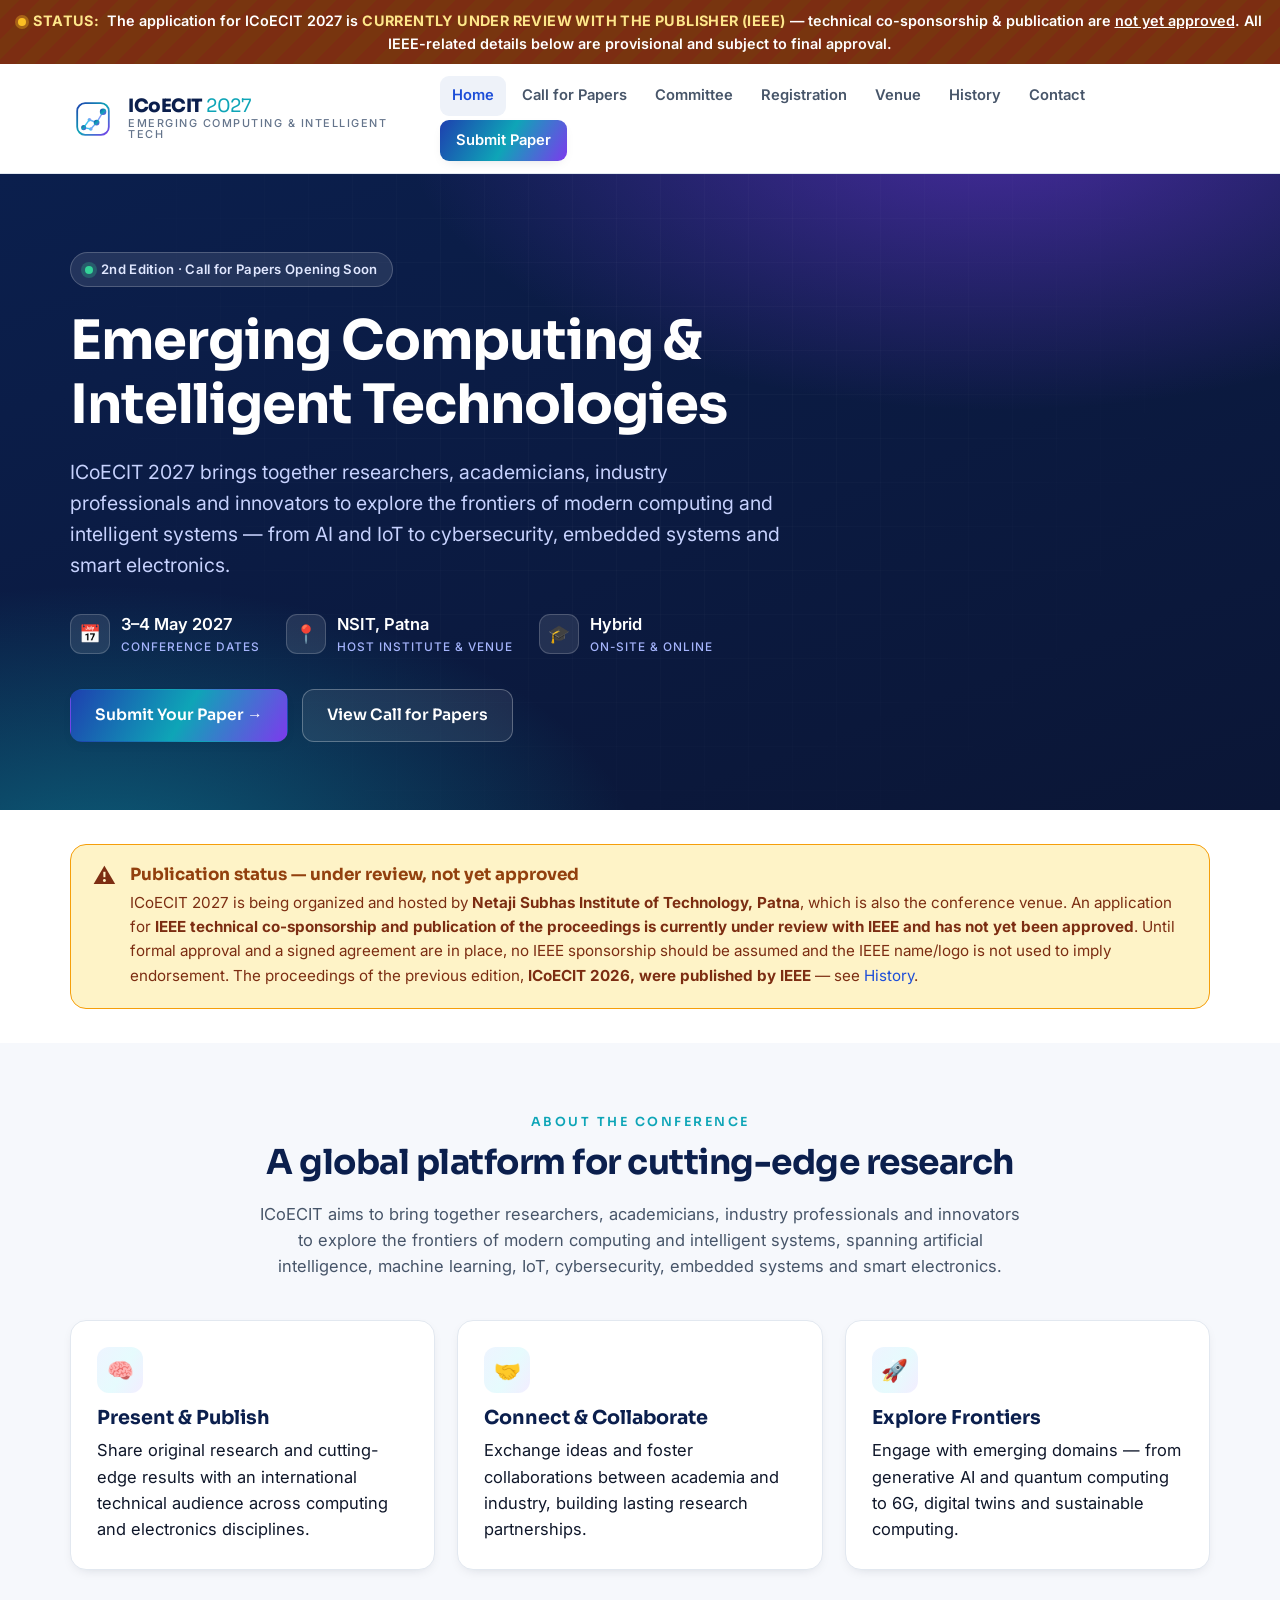
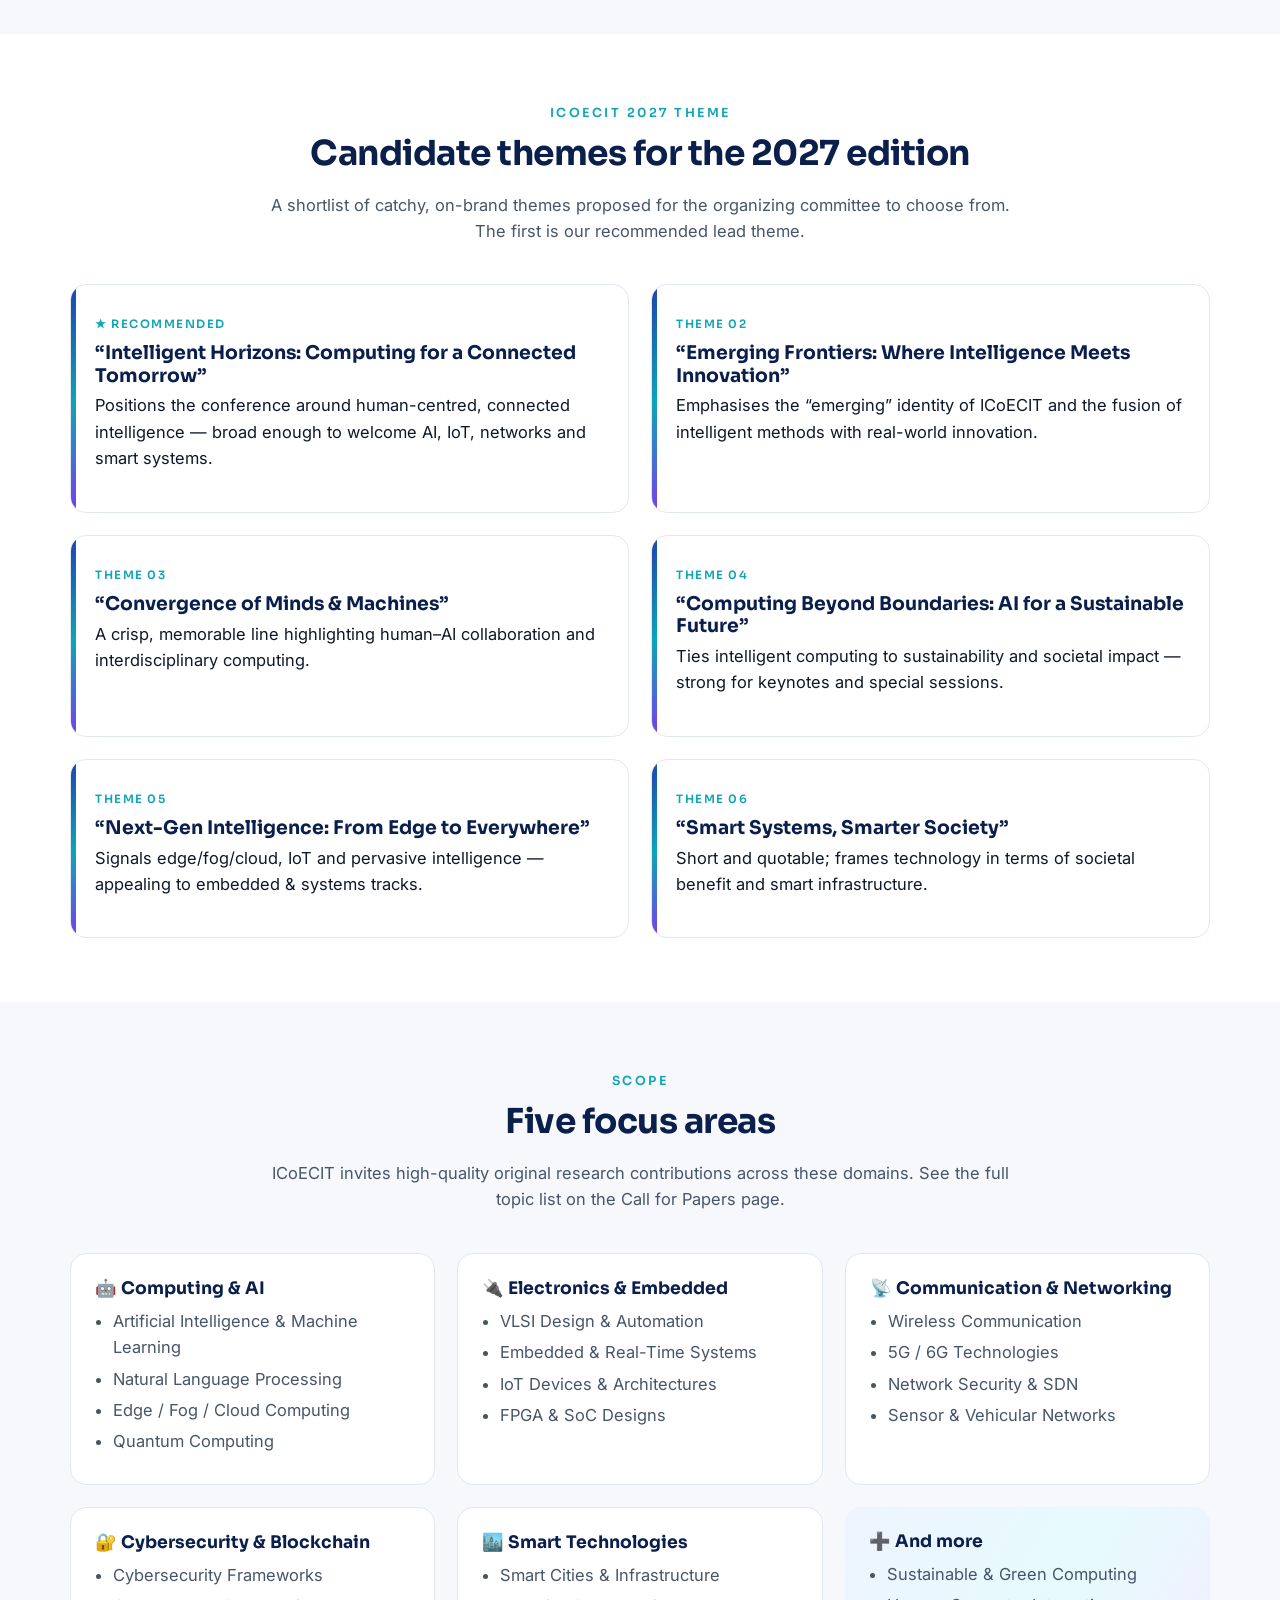
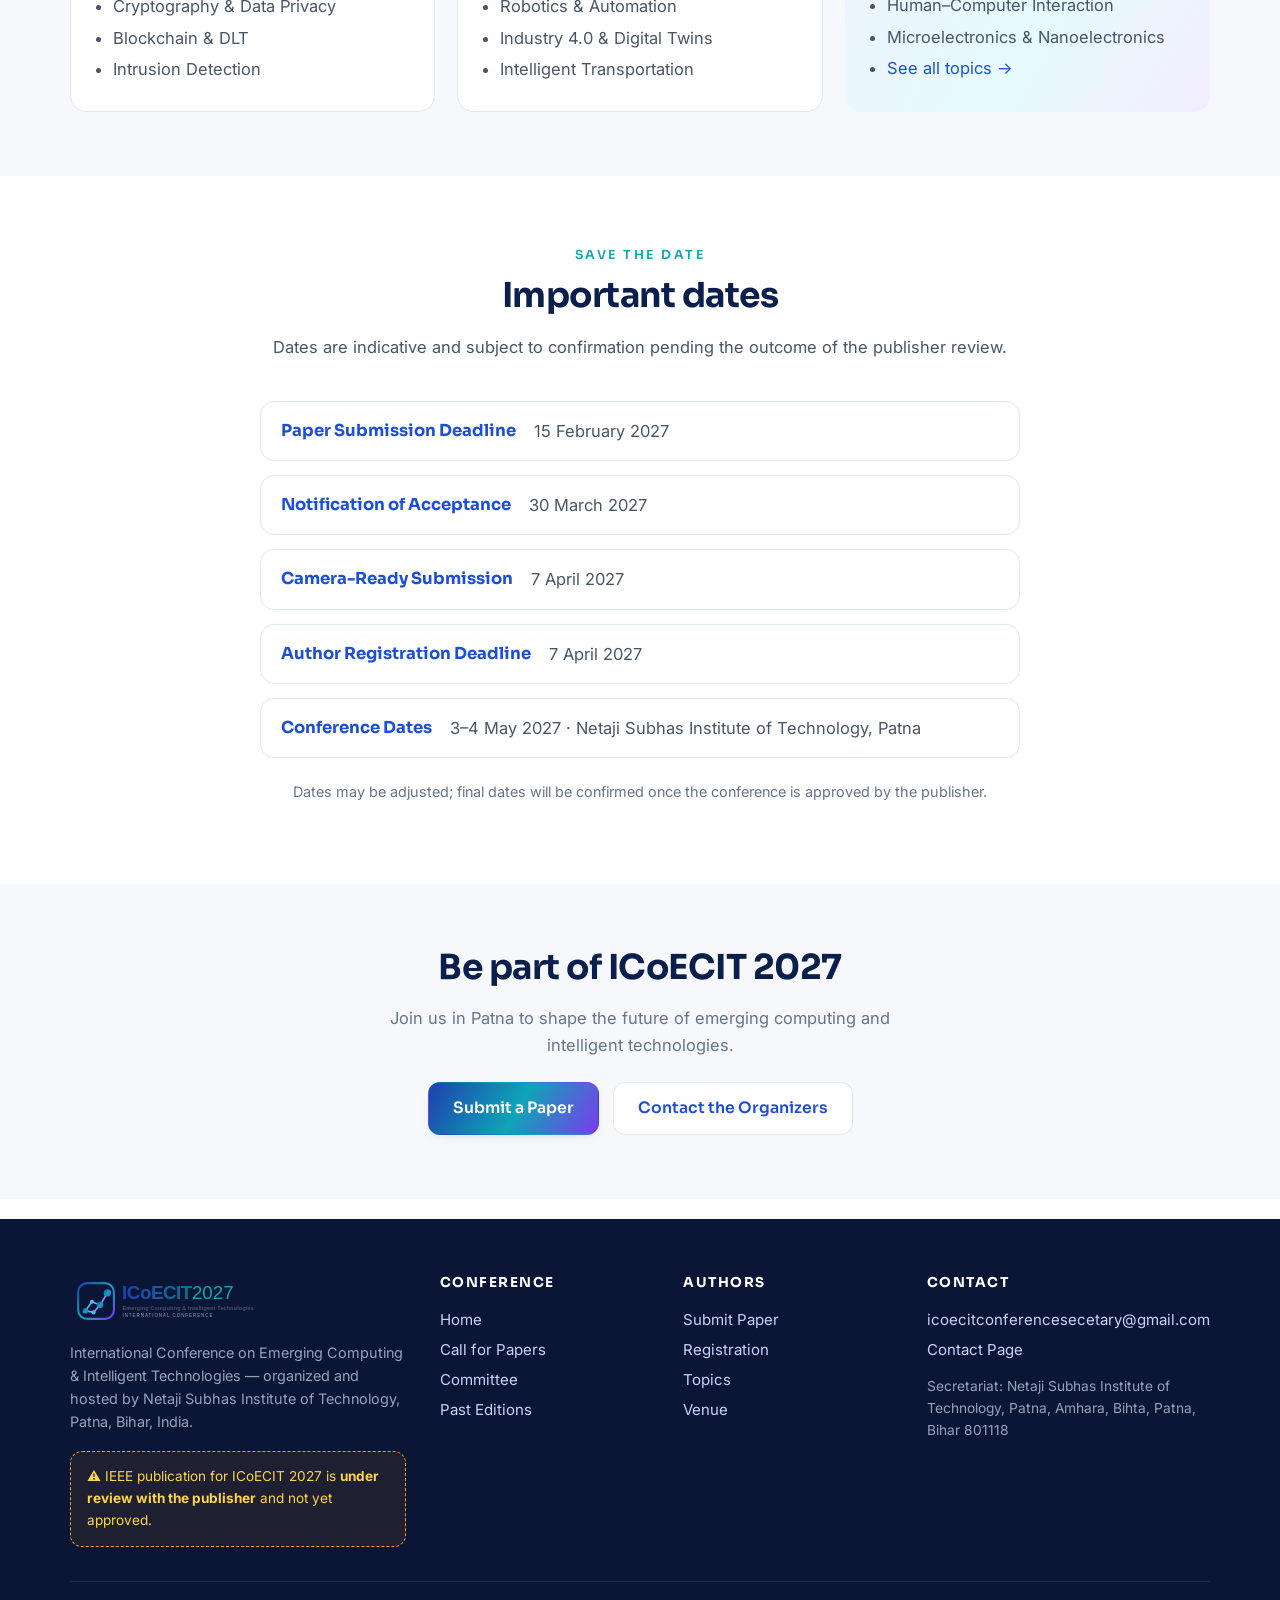
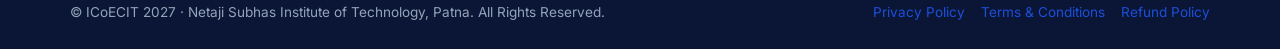
<file: index.html>
<!DOCTYPE html>
<html lang="en">
<head>
<meta charset="UTF-8">
<meta name="viewport" content="width=device-width, initial-scale=1.0">
<title>ICoECIT 2027 | International Conference on Emerging Computing &amp; Intelligent Technologies</title>
<meta name="description" content="ICoECIT 2027 — International Conference on Emerging Computing and Intelligent Technologies, 3–4 May 2027 at Netaji Subhas Institute of Technology, Patna, India. Call for papers in AI, ML, IoT, cybersecurity, VLSI and smart technologies. IEEE publication application under review.">
<link rel="icon" type="image/svg+xml" href="assets/img/favicon.svg">
<link rel="preconnect" href="https://fonts.googleapis.com">
<link rel="preconnect" href="https://fonts.gstatic.com" crossorigin>
<link href="https://fonts.googleapis.com/css2?family=Inter:wght@400;500;600;700&family=Sora:wght@300;400;600;700;800&display=swap" rel="stylesheet">
<link rel="stylesheet" href="assets/css/style.css">
<!-- SEO -->
<meta name="keywords" content="ICoECIT 2027, ICoECIT, International Conference on Emerging Computing and Intelligent Technologies, IEEE conference 2027, IEEE international conference, IEEE conference India, emerging computing conference, intelligent technologies conference, artificial intelligence conference 2027, machine learning conference, IoT conference, cybersecurity conference, VLSI conference, embedded systems conference, blockchain conference, 5G 6G conference, smart cities conference, computing conference India, engineering conference Patna, NSIT Patna conference, Netaji Subhas Institute of Technology, IEEE paper format, Microsoft CMT, call for papers 2027, deep learning conference, quantum computing conference, robotics conference, data science conference, conference Bihar 2027">
<meta name="author" content="ICoECIT 2027 — Netaji Subhas Institute of Technology, Patna">
<meta name="robots" content="index, follow">
<meta name="theme-color" content="#0b1f4d">
<link rel="canonical" href="https://icoecit.github.io/icoecit2027/">
<meta property="og:type" content="website">
<meta property="og:site_name" content="ICoECIT 2027">
<meta property="og:title" content="ICoECIT 2027 | International Conference on Emerging Computing &amp; Intelligent Technologies">
<meta property="og:description" content="ICoECIT 2027 — International Conference on Emerging Computing and Intelligent Technologies, 3–4 May 2027 at Netaji Subhas Institute of Technology, Patna, India. Call for papers in AI, ML, IoT, cybersecurity, VLSI and smart technologies. IEEE publication application under review.">
<meta property="og:url" content="https://icoecit.github.io/icoecit2027/">
<meta property="og:image" content="https://icoecit.github.io/icoecit2027/assets/img/og-image.png">
<meta property="og:image:width" content="1200">
<meta property="og:image:height" content="630">
<meta property="og:image:alt" content="ICoECIT 2027 — International Conference on Emerging Computing and Intelligent Technologies">
<meta name="twitter:card" content="summary_large_image">
<meta name="twitter:title" content="ICoECIT 2027 | International Conference on Emerging Computing &amp; Intelligent Technologies">
<meta name="twitter:description" content="ICoECIT 2027 — International Conference on Emerging Computing and Intelligent Technologies, 3–4 May 2027 at Netaji Subhas Institute of Technology, Patna, India. Call for papers in AI, ML, IoT, cybersecurity, VLSI and smart technologies. IEEE publication application under review.">
<meta name="twitter:image" content="https://icoecit.github.io/icoecit2027/assets/img/og-image.png">
<script type="application/ld+json">
{"@context": "https://schema.org","@type": "Event","name": "ICoECIT 2027 — International Conference on Emerging Computing and Intelligent Technologies","startDate": "2027-05-03","endDate": "2027-05-04","eventAttendanceMode": "https://schema.org/MixedEventAttendanceMode","eventStatus": "https://schema.org/EventScheduled","location": {"@type": "Place","name": "Netaji Subhas Institute of Technology, Patna","address": {"@type": "PostalAddress","streetAddress": "Amhara, Bihta","addressLocality": "Patna","addressRegion": "Bihar","postalCode": "801118","addressCountry": "IN"}},"image": ["https://icoecit.github.io/icoecit2027/assets/img/og-image.png"],"description": "ICoECIT 2027 — International Conference on Emerging Computing and Intelligent Technologies, 3–4 May 2027 at Netaji Subhas Institute of Technology, Patna, India. Call for papers in AI, ML, IoT, cybersecurity, VLSI and smart technologies. IEEE publication application under review.","organizer": {"@type": "CollegeOrUniversity","name": "Netaji Subhas Institute of Technology, Patna"},"url": "https://icoecit.github.io/icoecit2027/"}
</script>
<script type="application/ld+json">
{"@context": "https://schema.org","@type": "WebSite","name": "ICoECIT 2027","url": "https://icoecit.github.io/icoecit2027/","description": "ICoECIT 2027 — International Conference on Emerging Computing and Intelligent Technologies, 3–4 May 2027 at Netaji Subhas Institute of Technology, Patna, India. Call for papers in AI, ML, IoT, cybersecurity, VLSI and smart technologies. IEEE publication application under review."}
</script>
<script type="application/ld+json">
{"@context": "https://schema.org","@type": "CollegeOrUniversity","name": "Netaji Subhas Institute of Technology, Patna","contactPoint": {"@type": "ContactPoint","email": "icoecitconferencesecetary@gmail.com","contactType": "conference secretariat"}}
</script>
</head>
<body>

<!-- PERSISTENT UNDER-REVIEW BANNER -->
<div class="review-bar">
  <span class="dot"></span><strong>Status:</strong>&nbsp; The application for ICoECIT&nbsp;2027 is <strong>currently under review with the publisher (IEEE)</strong> — technical co-sponsorship &amp; publication are <u>not yet approved</u>. All IEEE-related details below are provisional and subject to final approval.
</div>

<!-- HEADER -->
<header class="site-header">
  <div class="container nav">
    <a class="brand" href="./" aria-label="ICoECIT 2027 home">
      <img src="assets/img/logo-mark.svg" alt="ICoECIT emblem">
      <span class="brand-txt">ICoECIT&nbsp;<span>2027</span>
        <small>Emerging Computing &amp; Intelligent Tech</small>
      </span>
    </a>
    <button class="nav-toggle" aria-label="Menu" onclick="document.getElementById('nav').classList.toggle('open')">☰</button>
    <ul class="nav-links" id="nav">
      <li><a href="./" class="active">Home</a></li>
      <li><a href="call-for-papers.html">Call for Papers</a></li>
      <li><a href="committee.html">Committee</a></li>
      <li><a href="registration.html">Registration</a></li>
      <li><a href="venue.html">Venue</a></li>
      <li><a href="history.html">History</a></li>
      <li><a href="contact.html">Contact</a></li>
      <li><a href="call-for-papers.html#submit" class="nav-cta">Submit Paper</a></li>
    </ul>
  </div>
</header>

<!-- HERO -->
<section class="hero">
  <div class="container">
    <span class="pill"><span class="dot"></span> 2nd Edition · Call for Papers Opening Soon</span>
    <h1>Emerging Computing &amp; Intelligent Technologies</h1>
    <p class="lede">ICoECIT&nbsp;2027 brings together researchers, academicians, industry professionals and innovators to explore the frontiers of modern computing and intelligent systems — from AI and IoT to cybersecurity, embedded systems and smart electronics.</p>
    <ul class="meta">
      <li><span class="ic">📅</span><span>3–4 May 2027 <small>Conference dates</small></span></li>
      <li><span class="ic">📍</span><span>NSIT, Patna <small>Host Institute &amp; Venue</small></span></li>
      <li><span class="ic">🎓</span><span>Hybrid <small>On-site &amp; Online</small></span></li>
    </ul>
    <div class="hero-cta">
      <a class="btn btn-primary" href="call-for-papers.html#submit">Submit Your Paper →</a>
      <a class="btn btn-ghost" href="call-for-papers.html">View Call for Papers</a>
    </div>
  </div>
</section>

<!-- STATUS NOTICE -->
<section style="padding:34px 0">
  <div class="container">
    <div class="notice">
      <span class="ic">⚠️</span>
      <div>
        <h3>Publication status — under review, not yet approved</h3>
        <p>ICoECIT&nbsp;2027 is being organized and hosted by <strong>Netaji Subhas Institute of Technology, Patna</strong>, which is also the conference venue. An application for <strong>IEEE technical co-sponsorship and publication of the proceedings is currently under review with IEEE and has not yet been approved</strong>. Until formal approval and a signed agreement are in place, no IEEE sponsorship should be assumed and the IEEE name/logo is not used to imply endorsement. The proceedings of the previous edition, <strong>ICoECIT&nbsp;2026, were published by IEEE</strong> — see <a href="history.html">History</a>.</p>
      </div>
    </div>
  </div>
</section>

<!-- ABOUT -->
<section class="alt">
  <div class="container">
    <div class="section-head">
      <span class="eyebrow">About the Conference</span>
      <h2>A global platform for cutting-edge research</h2>
      <p>ICoECIT aims to bring together researchers, academicians, industry professionals and innovators to explore the frontiers of modern computing and intelligent systems, spanning artificial intelligence, machine learning, IoT, cybersecurity, embedded systems and smart electronics.</p>
    </div>
    <div class="grid g-3">
      <div class="card"><div class="ic">🧠</div><h3>Present &amp; Publish</h3><p>Share original research and cutting-edge results with an international technical audience across computing and electronics disciplines.</p></div>
      <div class="card"><div class="ic">🤝</div><h3>Connect &amp; Collaborate</h3><p>Exchange ideas and foster collaborations between academia and industry, building lasting research partnerships.</p></div>
      <div class="card"><div class="ic">🚀</div><h3>Explore Frontiers</h3><p>Engage with emerging domains — from generative AI and quantum computing to 6G, digital twins and sustainable computing.</p></div>
    </div>
  </div>
</section>

<!-- THEMES -->
<section id="themes">
  <div class="container">
    <div class="section-head">
      <span class="eyebrow">ICoECIT 2027 Theme</span>
      <h2>Candidate themes for the 2027 edition</h2>
      <p>A shortlist of catchy, on-brand themes proposed for the organizing committee to choose from. The first is our recommended lead theme.</p>
    </div>
    <div class="grid g-2">
      <div class="theme-card"><span class="badge">★ Recommended</span><h3>“Intelligent Horizons: Computing for a Connected Tomorrow”</h3><p>Positions the conference around human-centred, connected intelligence — broad enough to welcome AI, IoT, networks and smart systems.</p></div>
      <div class="theme-card"><span class="badge">Theme 02</span><h3>“Emerging Frontiers: Where Intelligence Meets Innovation”</h3><p>Emphasises the “emerging” identity of ICoECIT and the fusion of intelligent methods with real-world innovation.</p></div>
      <div class="theme-card"><span class="badge">Theme 03</span><h3>“Convergence of Minds &amp; Machines”</h3><p>A crisp, memorable line highlighting human–AI collaboration and interdisciplinary computing.</p></div>
      <div class="theme-card"><span class="badge">Theme 04</span><h3>“Computing Beyond Boundaries: AI for a Sustainable Future”</h3><p>Ties intelligent computing to sustainability and societal impact — strong for keynotes and special sessions.</p></div>
      <div class="theme-card"><span class="badge">Theme 05</span><h3>“Next-Gen Intelligence: From Edge to Everywhere”</h3><p>Signals edge/fog/cloud, IoT and pervasive intelligence — appealing to embedded &amp; systems tracks.</p></div>
      <div class="theme-card"><span class="badge">Theme 06</span><h3>“Smart Systems, Smarter Society”</h3><p>Short and quotable; frames technology in terms of societal benefit and smart infrastructure.</p></div>
    </div>
  </div>
</section>

<!-- FOCUS AREAS -->
<section class="alt">
  <div class="container">
    <div class="section-head">
      <span class="eyebrow">Scope</span>
      <h2>Five focus areas</h2>
      <p>ICoECIT invites high-quality original research contributions across these domains. See the full topic list on the Call for Papers page.</p>
    </div>
    <div class="grid g-3">
      <div class="track"><h3>🤖 Computing &amp; AI</h3><ul><li>Artificial Intelligence &amp; Machine Learning</li><li>Natural Language Processing</li><li>Edge / Fog / Cloud Computing</li><li>Quantum Computing</li></ul></div>
      <div class="track"><h3>🔌 Electronics &amp; Embedded</h3><ul><li>VLSI Design &amp; Automation</li><li>Embedded &amp; Real-Time Systems</li><li>IoT Devices &amp; Architectures</li><li>FPGA &amp; SoC Designs</li></ul></div>
      <div class="track"><h3>📡 Communication &amp; Networking</h3><ul><li>Wireless Communication</li><li>5G / 6G Technologies</li><li>Network Security &amp; SDN</li><li>Sensor &amp; Vehicular Networks</li></ul></div>
      <div class="track"><h3>🔐 Cybersecurity &amp; Blockchain</h3><ul><li>Cybersecurity Frameworks</li><li>Cryptography &amp; Data Privacy</li><li>Blockchain &amp; DLT</li><li>Intrusion Detection</li></ul></div>
      <div class="track"><h3>🏙️ Smart Technologies</h3><ul><li>Smart Cities &amp; Infrastructure</li><li>Robotics &amp; Automation</li><li>Industry 4.0 &amp; Digital Twins</li><li>Intelligent Transportation</li></ul></div>
      <div class="track" style="background:var(--grad-soft);border:none"><h3>➕ And more</h3><ul><li>Sustainable &amp; Green Computing</li><li>Human–Computer Interaction</li><li>Microelectronics &amp; Nanoelectronics</li><li><a href="call-for-papers.html">See all topics →</a></li></ul></div>
    </div>
  </div>
</section>

<!-- IMPORTANT DATES -->
<section id="dates">
  <div class="container">
    <div class="section-head">
      <span class="eyebrow">Save the Date</span>
      <h2>Important dates</h2>
      <p>Dates are indicative and subject to confirmation pending the outcome of the publisher review.</p>
    </div>
    <ul class="dates" style="max-width:760px;margin-inline:auto">
      <li><span class="when">Paper Submission Deadline</span><span class="what">15 February 2027</span></li>
      <li><span class="when">Notification of Acceptance</span><span class="what">30 March 2027</span></li>
      <li><span class="when">Camera-Ready Submission</span><span class="what">7 April 2027</span></li>
      <li><span class="when">Author Registration Deadline</span><span class="what">7 April 2027</span></li>
      <li><span class="when">Conference Dates</span><span class="what">3–4 May 2027 · Netaji Subhas Institute of Technology, Patna</span></li>
    </ul>
    <p class="center muted" style="margin-top:22px;font-size:.9rem">Dates may be adjusted; final dates will be confirmed once the conference is approved by the publisher.</p>
  </div>
</section>

<!-- CTA -->
<section class="alt">
  <div class="container center">
    <h2>Be part of ICoECIT 2027</h2>
    <p class="muted" style="max-width:56ch;margin:0 auto 24px">Join us in Patna to shape the future of emerging computing and intelligent technologies.</p>
    <div class="lead-row" style="justify-content:center">
      <a class="btn btn-primary" href="call-for-papers.html#submit">Submit a Paper</a>
      <a class="btn btn-outline" href="contact.html">Contact the Organizers</a>
    </div>
  </div>
</section>

<!-- FOOTER -->
<footer class="site-footer">
  <div class="container">
    <div class="footer-grid">
      <div class="footer-brand">
        <img src="assets/img/logo.svg" alt="ICoECIT 2027" style="height:52px">
        <p>International Conference on Emerging Computing &amp; Intelligent Technologies — organized and hosted by Netaji Subhas Institute of Technology, Patna, Bihar, India.</p>
        <div class="footer-review">⚠️ IEEE publication for ICoECIT&nbsp;2027 is <strong>under review with the publisher</strong> and not yet approved.</div>
      </div>
      <div>
        <h4>Conference</h4>
        <a href="./">Home</a>
        <a href="call-for-papers.html">Call for Papers</a>
        <a href="committee.html">Committee</a>
        <a href="history.html">Past Editions</a>
      </div>
      <div>
        <h4>Authors</h4>
        <a href="call-for-papers.html#submit">Submit Paper</a>
        <a href="registration.html">Registration</a>
        <a href="call-for-papers.html#topics">Topics</a>
        <a href="venue.html">Venue</a>
      </div>
      <div>
        <h4>Contact</h4>
        <a href="mailto:icoecitconferencesecetary@gmail.com">icoecitconferencesecetary@gmail.com</a>
        <a href="contact.html">Contact Page</a>
        <p style="color:#94a3b8;font-size:.86rem;margin-top:10px">Secretariat: Netaji Subhas Institute of Technology, Patna, Amhara, Bihta, Patna, Bihar 801118</p>
      </div>
    </div>
    <div class="footer-bottom">
      <span>© ICoECIT 2027 · Netaji Subhas Institute of Technology, Patna. All Rights Reserved.</span>
      <span style="display:flex;gap:16px;flex-wrap:wrap">
        <a href="privacy.html">Privacy Policy</a>
        <a href="terms.html">Terms &amp; Conditions</a>
        <a href="refund-policy.html">Refund Policy</a>
      </span>
    </div>
  </div>
</footer>

</body>
</html>
</file>
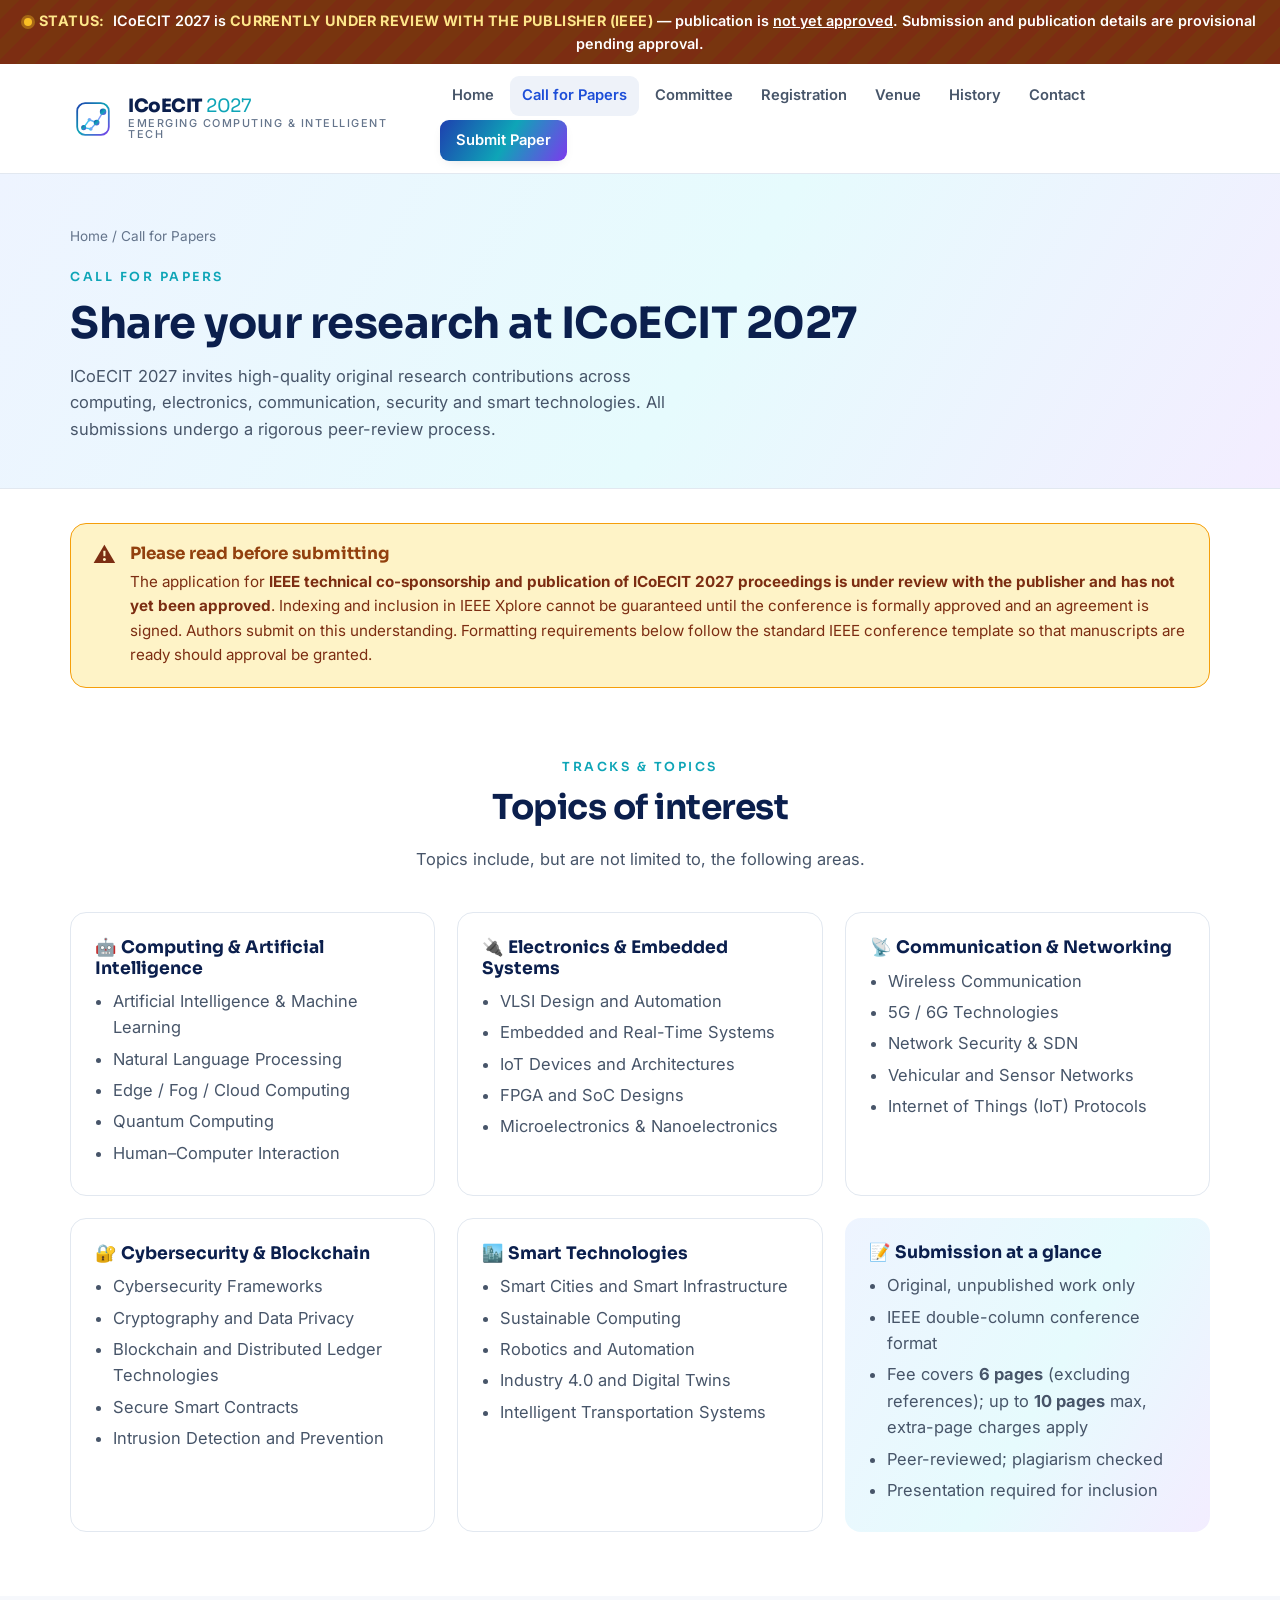
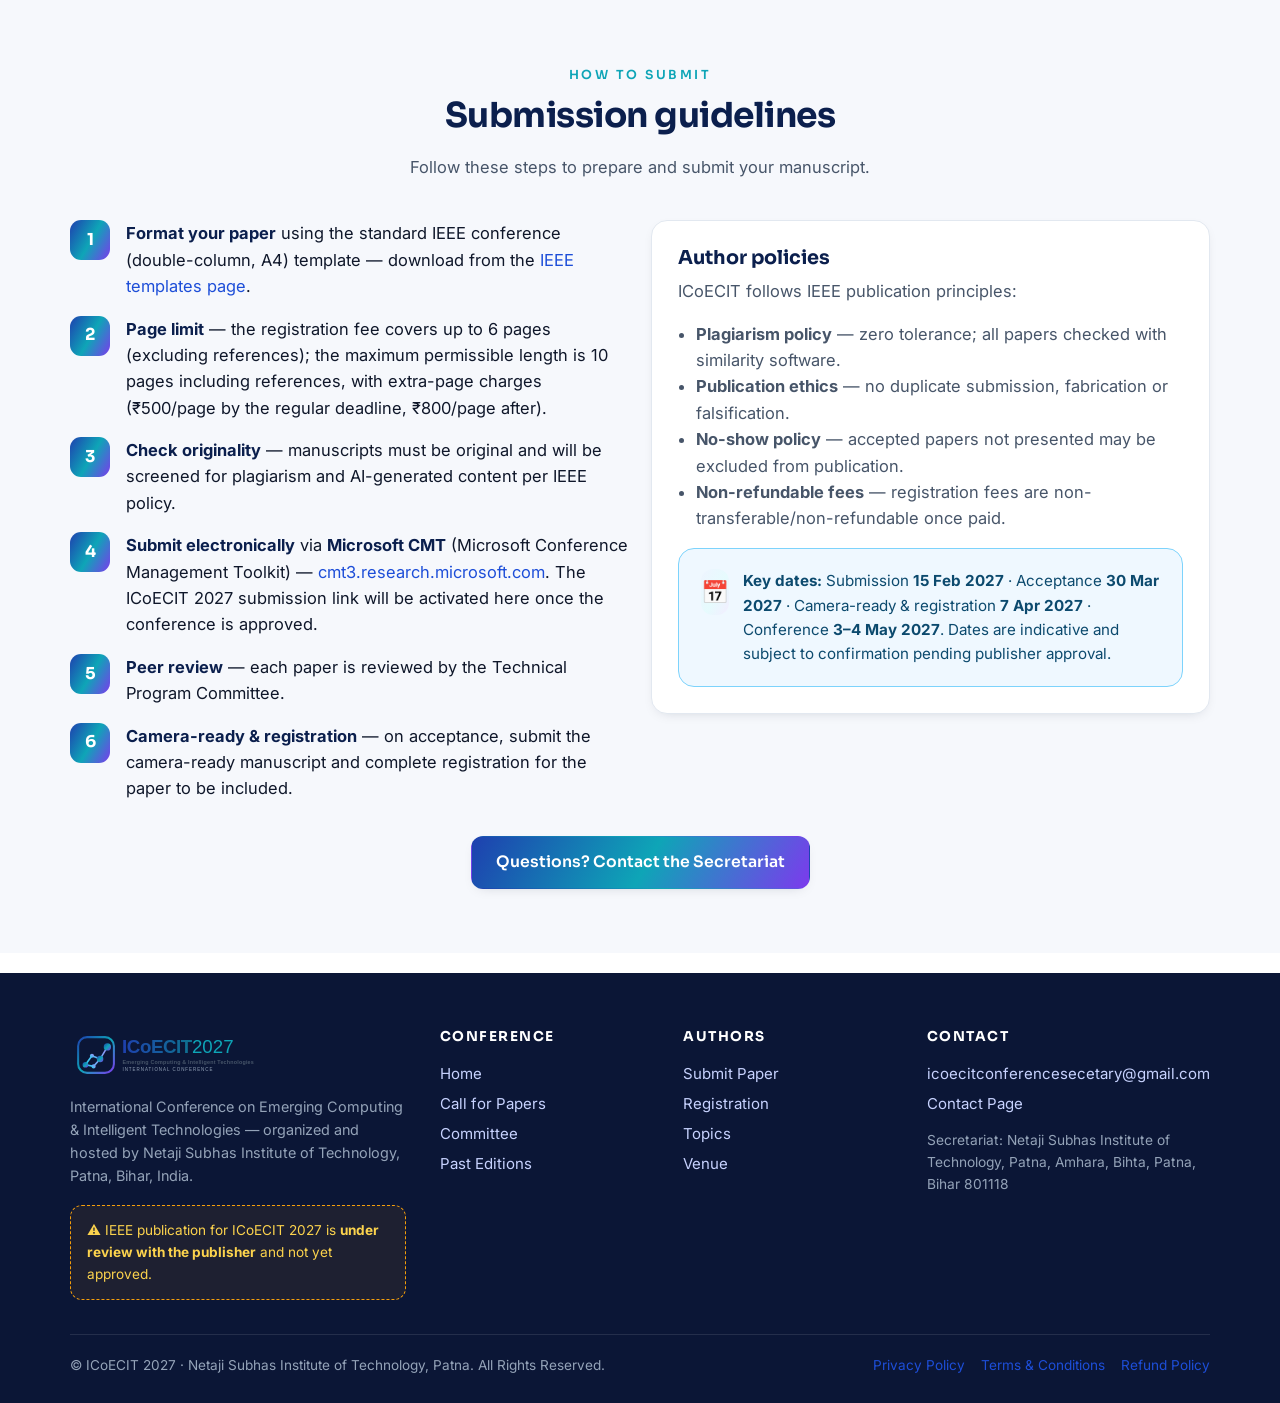
<file: call-for-papers.html>
<!DOCTYPE html>
<html lang="en">
<head>
<meta charset="UTF-8">
<meta name="viewport" content="width=device-width, initial-scale=1.0">
<title>Call for Papers | ICoECIT 2027 — Emerging Computing &amp; Intelligent Technologies</title>
<meta name="description" content="ICoECIT 2027 Call for Papers: submit original research in AI, ML, IoT, cybersecurity, VLSI, embedded systems and smart technologies via Microsoft CMT. Standard IEEE conference format; publication under review with the publisher.">
<link rel="icon" type="image/svg+xml" href="assets/img/favicon.svg">
<link rel="preconnect" href="https://fonts.googleapis.com">
<link rel="preconnect" href="https://fonts.gstatic.com" crossorigin>
<link href="https://fonts.googleapis.com/css2?family=Inter:wght@400;500;600;700&family=Sora:wght@300;400;600;700;800&display=swap" rel="stylesheet">
<link rel="stylesheet" href="assets/css/style.css">
<!-- SEO -->
<meta name="keywords" content="ICoECIT 2027, ICoECIT, International Conference on Emerging Computing and Intelligent Technologies, IEEE conference 2027, IEEE international conference, IEEE conference India, emerging computing conference, intelligent technologies conference, artificial intelligence conference 2027, machine learning conference, IoT conference, cybersecurity conference, VLSI conference, embedded systems conference, blockchain conference, 5G 6G conference, smart cities conference, computing conference India, engineering conference Patna, NSIT Patna conference, Netaji Subhas Institute of Technology, IEEE paper format, Microsoft CMT, call for papers 2027, call for papers, CFP 2027, paper submission, IEEE conference template, IEEE conference format, research paper submission, Microsoft CMT submission, tracks and topics">
<meta name="author" content="ICoECIT 2027 — Netaji Subhas Institute of Technology, Patna">
<meta name="robots" content="index, follow">
<meta name="theme-color" content="#0b1f4d">
<link rel="canonical" href="https://icoecit.github.io/icoecit2027/call-for-papers.html">
<meta property="og:type" content="website">
<meta property="og:site_name" content="ICoECIT 2027">
<meta property="og:title" content="Call for Papers | ICoECIT 2027 — Emerging Computing &amp; Intelligent Technologies">
<meta property="og:description" content="ICoECIT 2027 Call for Papers: submit original research in AI, ML, IoT, cybersecurity, VLSI, embedded systems and smart technologies via Microsoft CMT. Standard IEEE conference format; publication under review with the publisher.">
<meta property="og:url" content="https://icoecit.github.io/icoecit2027/call-for-papers.html">
<meta property="og:image" content="https://icoecit.github.io/icoecit2027/assets/img/og-image.png">
<meta property="og:image:width" content="1200">
<meta property="og:image:height" content="630">
<meta property="og:image:alt" content="ICoECIT 2027 — International Conference on Emerging Computing and Intelligent Technologies">
<meta name="twitter:card" content="summary_large_image">
<meta name="twitter:title" content="Call for Papers | ICoECIT 2027 — Emerging Computing &amp; Intelligent Technologies">
<meta name="twitter:description" content="ICoECIT 2027 Call for Papers: submit original research in AI, ML, IoT, cybersecurity, VLSI, embedded systems and smart technologies via Microsoft CMT. Standard IEEE conference format; publication under review with the publisher.">
<meta name="twitter:image" content="https://icoecit.github.io/icoecit2027/assets/img/og-image.png">
<script type="application/ld+json">
{"@context": "https://schema.org","@type": "BreadcrumbList","itemListElement": [{"@type": "ListItem","position": 1,"name": "Home","item": "https://icoecit.github.io/icoecit2027/"},{"@type": "ListItem","position": 2,"name": "Call for Papers","item": "https://icoecit.github.io/icoecit2027/call-for-papers.html"}]}
</script>
</head>
<body>

<div class="review-bar">
  <span class="dot"></span><strong>Status:</strong>&nbsp; ICoECIT&nbsp;2027 is <strong>currently under review with the publisher (IEEE)</strong> — publication is <u>not yet approved</u>. Submission and publication details are provisional pending approval.
</div>

<header class="site-header">
  <div class="container nav">
    <a class="brand" href="./" aria-label="ICoECIT 2027 home">
      <img src="assets/img/logo-mark.svg" alt="ICoECIT emblem">
      <span class="brand-txt">ICoECIT&nbsp;<span>2027</span><small>Emerging Computing &amp; Intelligent Tech</small></span>
    </a>
    <button class="nav-toggle" aria-label="Menu" onclick="document.getElementById('nav').classList.toggle('open')">☰</button>
    <ul class="nav-links" id="nav">
      <li><a href="./">Home</a></li>
      <li><a href="call-for-papers.html" class="active">Call for Papers</a></li>
      <li><a href="committee.html">Committee</a></li>
      <li><a href="registration.html">Registration</a></li>
      <li><a href="venue.html">Venue</a></li>
      <li><a href="history.html">History</a></li>
      <li><a href="contact.html">Contact</a></li>
      <li><a href="call-for-papers.html#submit" class="nav-cta">Submit Paper</a></li>
    </ul>
  </div>
</header>

<div class="page-hero">
  <div class="container">
    <div class="breadcrumb"><a href="./">Home</a> / Call for Papers</div>
    <span class="eyebrow">Call for Papers</span>
    <h1>Share your research at ICoECIT 2027</h1>
    <p>ICoECIT&nbsp;2027 invites high-quality original research contributions across computing, electronics, communication, security and smart technologies. All submissions undergo a rigorous peer-review process.</p>
  </div>
</div>

<section style="padding:34px 0 0">
  <div class="container">
    <div class="notice">
      <span class="ic">⚠️</span>
      <div>
        <h3>Please read before submitting</h3>
        <p>The application for <strong>IEEE technical co-sponsorship and publication of ICoECIT&nbsp;2027 proceedings is under review with the publisher and has not yet been approved</strong>. Indexing and inclusion in IEEE&nbsp;Xplore cannot be guaranteed until the conference is formally approved and an agreement is signed. Authors submit on this understanding. Formatting requirements below follow the standard IEEE conference template so that manuscripts are ready should approval be granted.</p>
      </div>
    </div>
  </div>
</section>

<!-- TOPICS -->
<section id="topics">
  <div class="container">
    <div class="section-head">
      <span class="eyebrow">Tracks &amp; Topics</span>
      <h2>Topics of interest</h2>
      <p>Topics include, but are not limited to, the following areas.</p>
    </div>
    <div class="grid g-3">
      <div class="track"><h3>🤖 Computing &amp; Artificial Intelligence</h3><ul>
        <li>Artificial Intelligence &amp; Machine Learning</li>
        <li>Natural Language Processing</li>
        <li>Edge / Fog / Cloud Computing</li>
        <li>Quantum Computing</li>
        <li>Human–Computer Interaction</li></ul></div>
      <div class="track"><h3>🔌 Electronics &amp; Embedded Systems</h3><ul>
        <li>VLSI Design and Automation</li>
        <li>Embedded and Real-Time Systems</li>
        <li>IoT Devices and Architectures</li>
        <li>FPGA and SoC Designs</li>
        <li>Microelectronics &amp; Nanoelectronics</li></ul></div>
      <div class="track"><h3>📡 Communication &amp; Networking</h3><ul>
        <li>Wireless Communication</li>
        <li>5G / 6G Technologies</li>
        <li>Network Security &amp; SDN</li>
        <li>Vehicular and Sensor Networks</li>
        <li>Internet of Things (IoT) Protocols</li></ul></div>
      <div class="track"><h3>🔐 Cybersecurity &amp; Blockchain</h3><ul>
        <li>Cybersecurity Frameworks</li>
        <li>Cryptography and Data Privacy</li>
        <li>Blockchain and Distributed Ledger Technologies</li>
        <li>Secure Smart Contracts</li>
        <li>Intrusion Detection and Prevention</li></ul></div>
      <div class="track"><h3>🏙️ Smart Technologies</h3><ul>
        <li>Smart Cities and Smart Infrastructure</li>
        <li>Sustainable Computing</li>
        <li>Robotics and Automation</li>
        <li>Industry 4.0 and Digital Twins</li>
        <li>Intelligent Transportation Systems</li></ul></div>
      <div class="track" style="background:var(--grad-soft);border:none"><h3>📝 Submission at a glance</h3><ul>
        <li>Original, unpublished work only</li>
        <li>IEEE double-column conference format</li>
        <li>Fee covers <strong>6 pages</strong> (excluding references); up to <strong>10 pages</strong> max, extra-page charges apply</li>
        <li>Peer-reviewed; plagiarism checked</li>
        <li>Presentation required for inclusion</li></ul></div>
    </div>
  </div>
</section>

<!-- SUBMISSION -->
<section id="submit" class="alt">
  <div class="container">
    <div class="section-head">
      <span class="eyebrow">How to Submit</span>
      <h2>Submission guidelines</h2>
      <p>Follow these steps to prepare and submit your manuscript.</p>
    </div>
    <div class="grid g-2" style="align-items:start">
      <ol class="steps">
        <li><strong>Format your paper</strong> using the standard IEEE conference (double-column, A4) template — download from the <a href="https://www.ieee.org/conferences/publishing/templates.html" target="_blank" rel="noopener">IEEE templates page</a>.</li>
        <li><strong>Page limit</strong> — the registration fee covers up to 6 pages (excluding references); the maximum permissible length is 10 pages including references, with extra-page charges (&#8377;500/page by the regular deadline, &#8377;800/page after).</li>
        <li><strong>Check originality</strong> — manuscripts must be original and will be screened for plagiarism and AI-generated content per IEEE policy.</li>
        <li><strong>Submit electronically</strong> via <strong>Microsoft CMT</strong> (Microsoft Conference Management Toolkit) — <a href="https://cmt3.research.microsoft.com/" target="_blank" rel="noopener">cmt3.research.microsoft.com</a>. The ICoECIT&nbsp;2027 submission link will be activated here once the conference is approved.</li>
        <li><strong>Peer review</strong> — each paper is reviewed by the Technical Program Committee.</li>
        <li><strong>Camera-ready &amp; registration</strong> — on acceptance, submit the camera-ready manuscript and complete registration for the paper to be included.</li>
      </ol>
      <div class="card">
        <h3>Author policies</h3>
        <p style="color:var(--slate)">ICoECIT follows IEEE publication principles:</p>
        <ul style="color:var(--slate);padding-left:1.1em">
          <li><strong>Plagiarism policy</strong> — zero tolerance; all papers checked with similarity software.</li>
          <li><strong>Publication ethics</strong> — no duplicate submission, fabrication or falsification.</li>
          <li><strong>No-show policy</strong> — accepted papers not presented may be excluded from publication.</li>
          <li><strong>Non-refundable fees</strong> — registration fees are non-transferable/non-refundable once paid.</li>
        </ul>
        <div class="notice info" style="margin-top:16px">
          <span class="ic">📅</span>
          <div><p><strong>Key dates:</strong> Submission <strong>15 Feb 2027</strong> · Acceptance <strong>30 Mar 2027</strong> · Camera-ready &amp; registration <strong>7 Apr 2027</strong> · Conference <strong>3–4 May 2027</strong>. Dates are indicative and subject to confirmation pending publisher approval.</p></div>
        </div>
      </div>
    </div>
    <div class="center" style="margin-top:34px">
      <a class="btn btn-primary" href="contact.html">Questions? Contact the Secretariat</a>
    </div>
  </div>
</section>

<footer class="site-footer">
  <div class="container">
    <div class="footer-grid">
      <div class="footer-brand">
        <img src="assets/img/logo.svg" alt="ICoECIT 2027" style="height:52px">
        <p>International Conference on Emerging Computing &amp; Intelligent Technologies — organized and hosted by Netaji Subhas Institute of Technology, Patna, Bihar, India.</p>
        <div class="footer-review">⚠️ IEEE publication for ICoECIT&nbsp;2027 is <strong>under review with the publisher</strong> and not yet approved.</div>
      </div>
      <div><h4>Conference</h4>
        <a href="./">Home</a><a href="call-for-papers.html">Call for Papers</a><a href="committee.html">Committee</a><a href="history.html">Past Editions</a></div>
      <div><h4>Authors</h4>
        <a href="call-for-papers.html#submit">Submit Paper</a><a href="registration.html">Registration</a><a href="call-for-papers.html#topics">Topics</a><a href="venue.html">Venue</a></div>
      <div><h4>Contact</h4>
        <a href="mailto:icoecitconferencesecetary@gmail.com">icoecitconferencesecetary@gmail.com</a><a href="contact.html">Contact Page</a>
        <p style="color:#94a3b8;font-size:.86rem;margin-top:10px">Secretariat: Netaji Subhas Institute of Technology, Patna, Amhara, Bihta, Patna, Bihar 801118</p></div>
    </div>
    <div class="footer-bottom">
      <span>© ICoECIT 2027 · Netaji Subhas Institute of Technology, Patna. All Rights Reserved.</span>
      <span style="display:flex;gap:16px;flex-wrap:wrap">
        <a href="privacy.html">Privacy Policy</a>
        <a href="terms.html">Terms &amp; Conditions</a>
        <a href="refund-policy.html">Refund Policy</a>
      </span>
    </div>
  </div>
</footer>

</body>
</html>
</file>
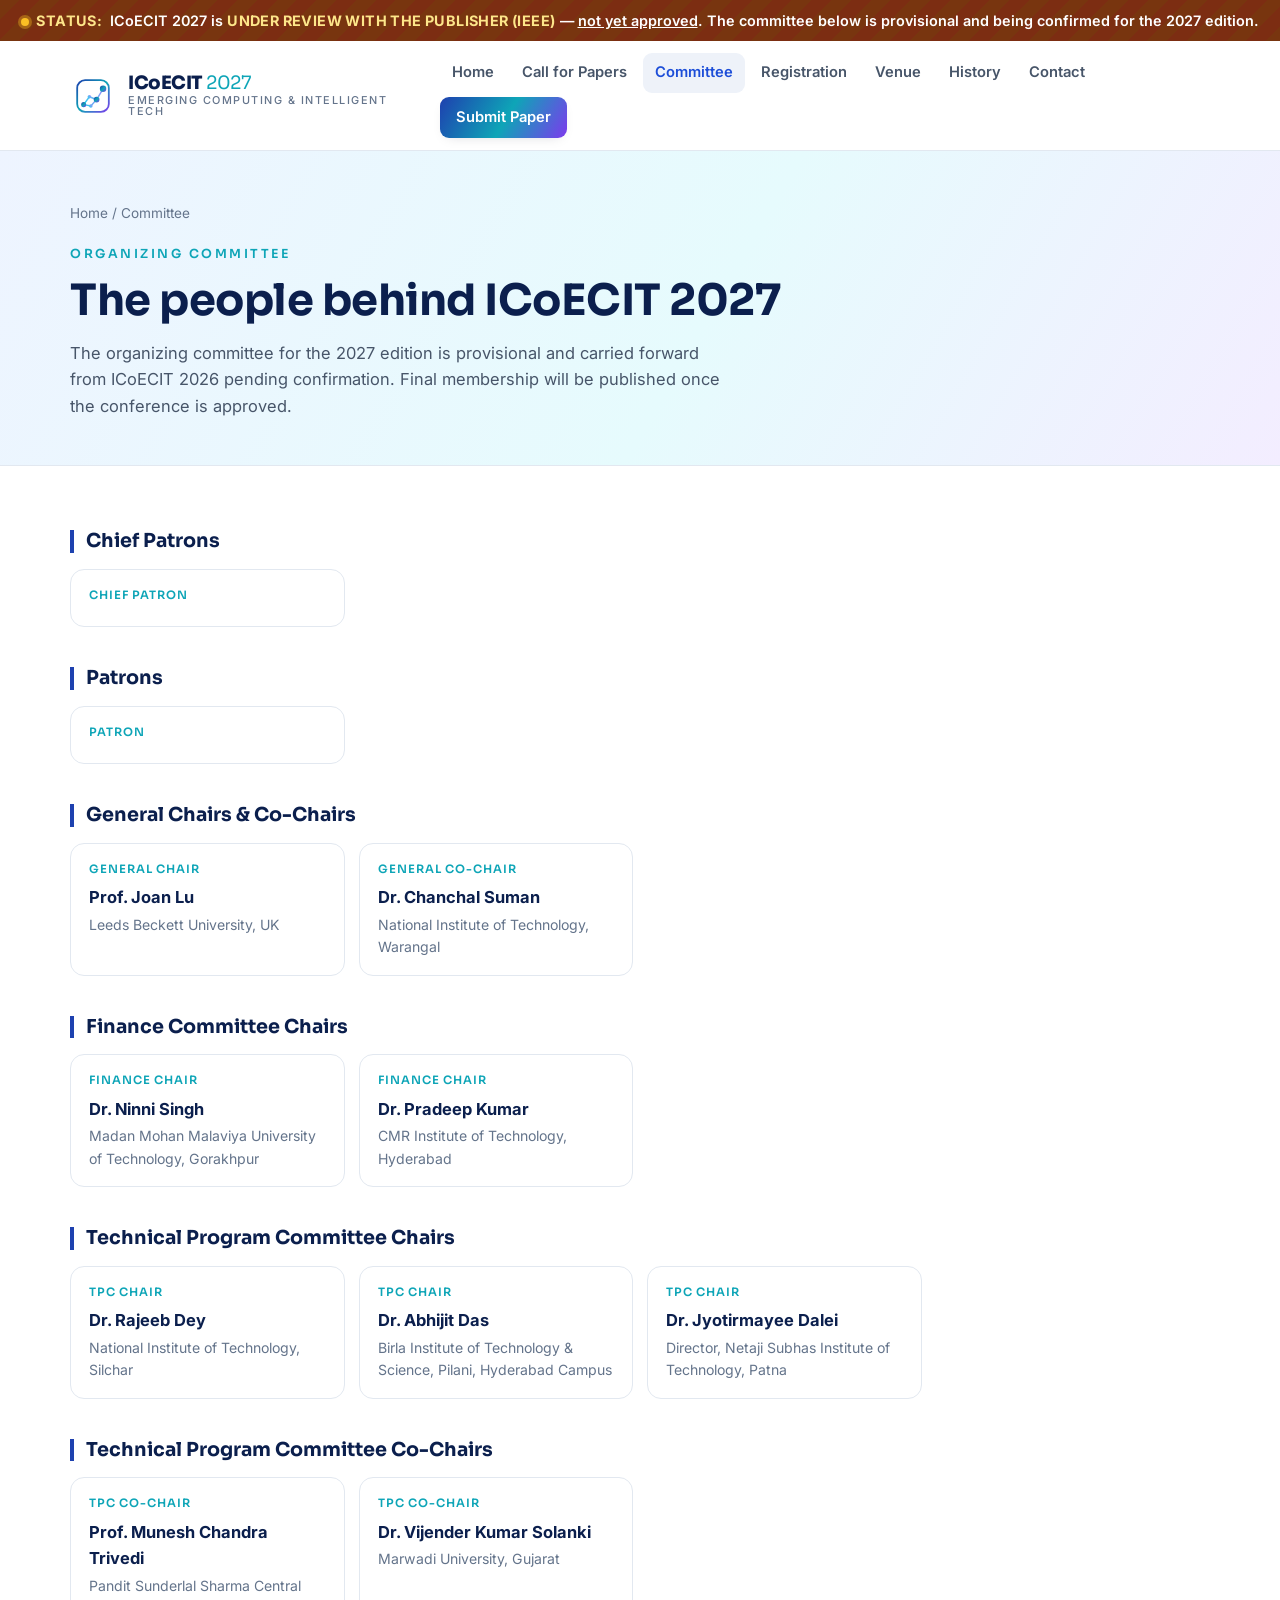
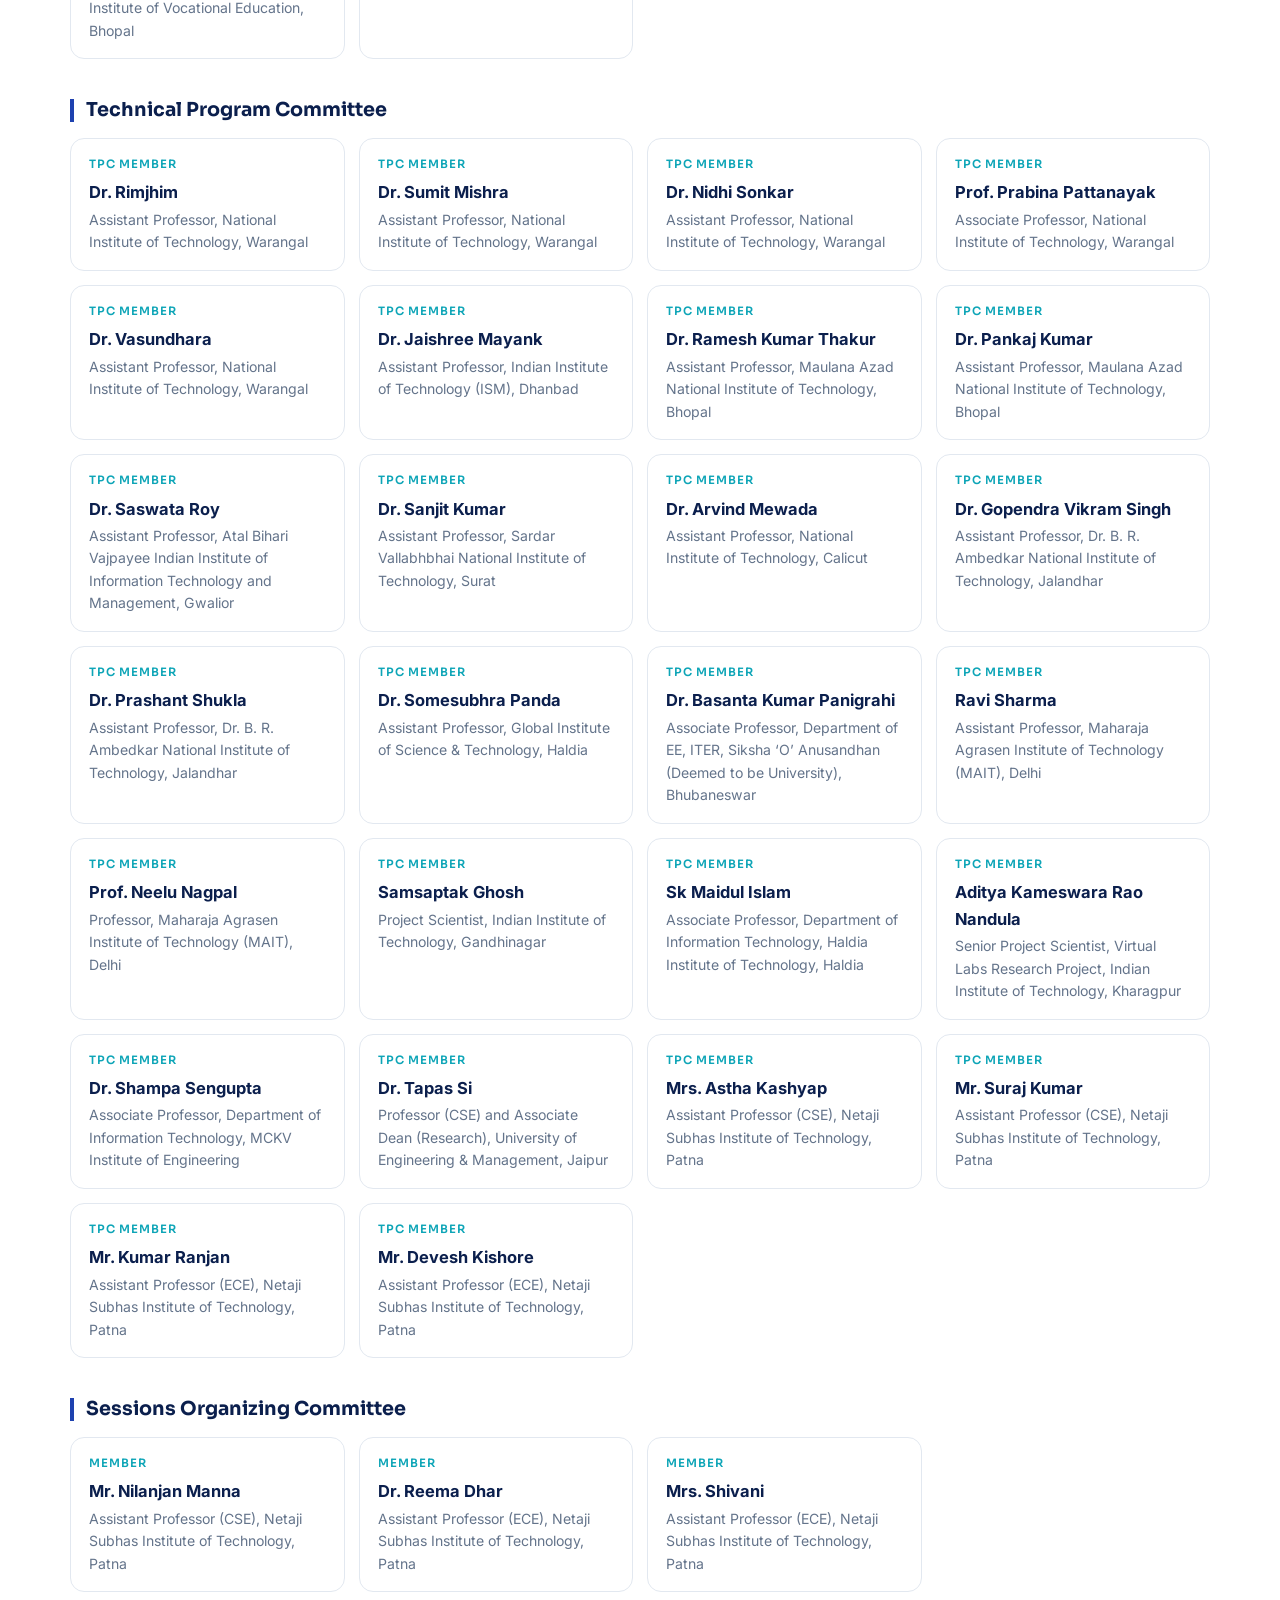
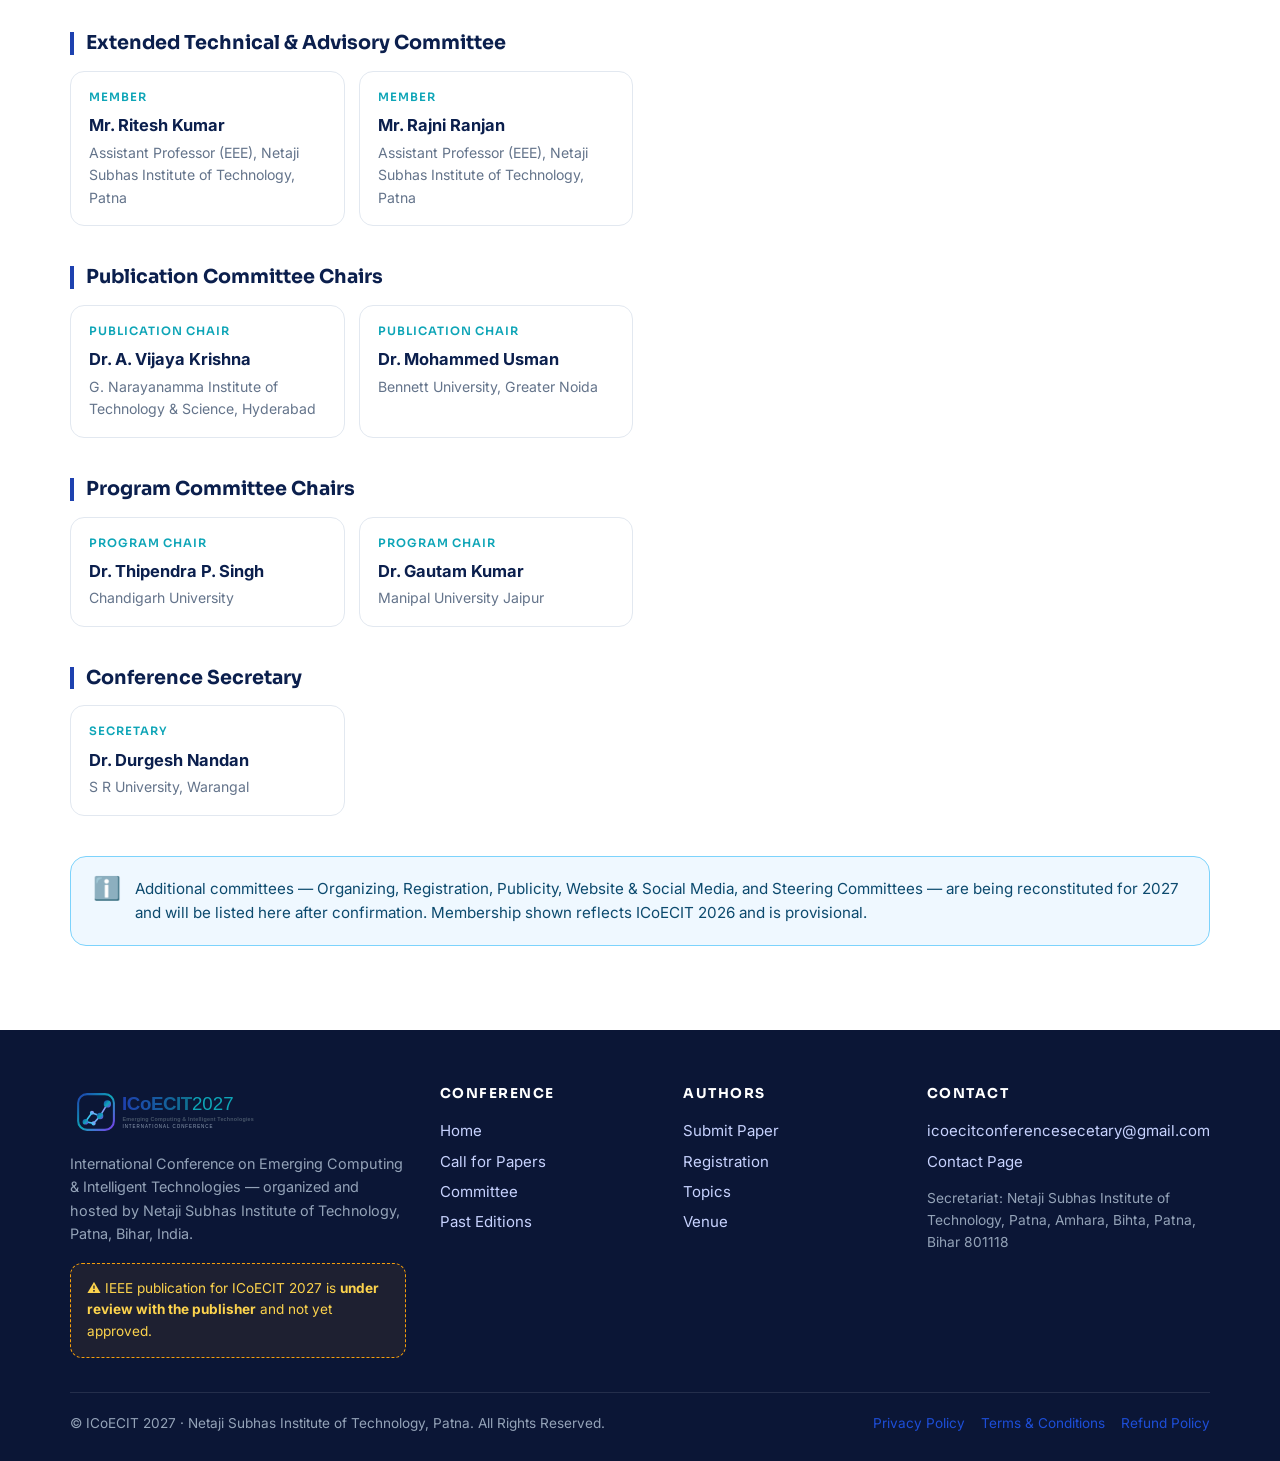
<file: committee.html>
<!DOCTYPE html>
<html lang="en">
<head>
<meta charset="UTF-8">
<meta name="viewport" content="width=device-width, initial-scale=1.0">
<title>Organizing Committee | ICoECIT 2027</title>
<meta name="description" content="Organizing committee of ICoECIT 2027 — General Chairs, Technical Program Committee, Publication and Program chairs, Sessions Organizing and Advisory committees — organized and hosted by Netaji Subhas Institute of Technology, Patna.">
<link rel="icon" type="image/svg+xml" href="assets/img/favicon.svg">
<link rel="preconnect" href="https://fonts.googleapis.com">
<link rel="preconnect" href="https://fonts.gstatic.com" crossorigin>
<link href="https://fonts.googleapis.com/css2?family=Inter:wght@400;500;600;700&family=Sora:wght@300;400;600;700;800&display=swap" rel="stylesheet">
<link rel="stylesheet" href="assets/css/style.css">
<!-- SEO -->
<meta name="keywords" content="ICoECIT 2027, ICoECIT, International Conference on Emerging Computing and Intelligent Technologies, IEEE conference 2027, IEEE international conference, IEEE conference India, emerging computing conference, intelligent technologies conference, artificial intelligence conference 2027, machine learning conference, IoT conference, cybersecurity conference, VLSI conference, embedded systems conference, blockchain conference, 5G 6G conference, smart cities conference, computing conference India, engineering conference Patna, NSIT Patna conference, Netaji Subhas Institute of Technology, IEEE paper format, Microsoft CMT, call for papers 2027, organizing committee, technical program committee, general chair, conference committee, TPC chairs">
<meta name="author" content="ICoECIT 2027 — Netaji Subhas Institute of Technology, Patna">
<meta name="robots" content="index, follow">
<meta name="theme-color" content="#0b1f4d">
<link rel="canonical" href="https://icoecit.github.io/icoecit2027/committee.html">
<meta property="og:type" content="website">
<meta property="og:site_name" content="ICoECIT 2027">
<meta property="og:title" content="Organizing Committee | ICoECIT 2027">
<meta property="og:description" content="Organizing committee of ICoECIT 2027 — General Chairs, Technical Program Committee, Publication and Program chairs, Sessions Organizing and Advisory committees — organized and hosted by Netaji Subhas Institute of Technology, Patna.">
<meta property="og:url" content="https://icoecit.github.io/icoecit2027/committee.html">
<meta property="og:image" content="https://icoecit.github.io/icoecit2027/assets/img/og-image.png">
<meta property="og:image:width" content="1200">
<meta property="og:image:height" content="630">
<meta property="og:image:alt" content="ICoECIT 2027 — International Conference on Emerging Computing and Intelligent Technologies">
<meta name="twitter:card" content="summary_large_image">
<meta name="twitter:title" content="Organizing Committee | ICoECIT 2027">
<meta name="twitter:description" content="Organizing committee of ICoECIT 2027 — General Chairs, Technical Program Committee, Publication and Program chairs, Sessions Organizing and Advisory committees — organized and hosted by Netaji Subhas Institute of Technology, Patna.">
<meta name="twitter:image" content="https://icoecit.github.io/icoecit2027/assets/img/og-image.png">
<script type="application/ld+json">
{"@context": "https://schema.org","@type": "BreadcrumbList","itemListElement": [{"@type": "ListItem","position": 1,"name": "Home","item": "https://icoecit.github.io/icoecit2027/"},{"@type": "ListItem","position": 2,"name": "Committee","item": "https://icoecit.github.io/icoecit2027/committee.html"}]}
</script>
</head>
<body>

<div class="review-bar">
  <span class="dot"></span><strong>Status:</strong>&nbsp; ICoECIT&nbsp;2027 is <strong>under review with the publisher (IEEE)</strong> — <u>not yet approved</u>. The committee below is provisional and being confirmed for the 2027 edition.
</div>

<header class="site-header">
  <div class="container nav">
    <a class="brand" href="./" aria-label="ICoECIT 2027 home">
      <img src="assets/img/logo-mark.svg" alt="ICoECIT emblem">
      <span class="brand-txt">ICoECIT&nbsp;<span>2027</span><small>Emerging Computing &amp; Intelligent Tech</small></span>
    </a>
    <button class="nav-toggle" aria-label="Menu" onclick="document.getElementById('nav').classList.toggle('open')">☰</button>
    <ul class="nav-links" id="nav">
      <li><a href="./">Home</a></li>
      <li><a href="call-for-papers.html">Call for Papers</a></li>
      <li><a href="committee.html" class="active">Committee</a></li>
      <li><a href="registration.html">Registration</a></li>
      <li><a href="venue.html">Venue</a></li>
      <li><a href="history.html">History</a></li>
      <li><a href="contact.html">Contact</a></li>
      <li><a href="call-for-papers.html#submit" class="nav-cta">Submit Paper</a></li>
    </ul>
  </div>
</header>

<div class="page-hero">
  <div class="container">
    <div class="breadcrumb"><a href="./">Home</a> / Committee</div>
    <span class="eyebrow">Organizing Committee</span>
    <h1>The people behind ICoECIT 2027</h1>
    <p>The organizing committee for the 2027 edition is provisional and carried forward from ICoECIT&nbsp;2026 pending confirmation. Final membership will be published once the conference is approved.</p>
  </div>
</div>

<section>
  <div class="container">

    <div class="committee-group">
      <h3>Chief Patrons</h3>
      <div class="people">
        <div class="person"><div class="role">Chief Patron</div></div>
      </div>
    </div>

    <div class="committee-group">
      <h3>Patrons</h3>
      <div class="people">
        <div class="person"><div class="role">Patron</div></div>
      </div>
    </div>

    <div class="committee-group">
      <h3>General Chairs &amp; Co-Chairs</h3>
      <div class="people">
        <div class="person"><div class="role">General Chair</div><div class="name">Prof. Joan Lu</div><div class="aff">Leeds Beckett University, UK</div></div>
        <div class="person"><div class="role">General Co-Chair</div><div class="name">Dr. Chanchal Suman</div><div class="aff">National Institute of Technology, Warangal</div></div>
      </div>
    </div>

    <div class="committee-group">
      <h3>Finance Committee Chairs</h3>
      <div class="people">
        <div class="person"><div class="role">Finance Chair</div><div class="name">Dr. Ninni Singh</div><div class="aff">Madan Mohan Malaviya University of Technology, Gorakhpur</div></div>
        <div class="person"><div class="role">Finance Chair</div><div class="name">Dr. Pradeep Kumar</div><div class="aff">CMR Institute of Technology, Hyderabad</div></div>
      </div>
    </div>

    <div class="committee-group">
      <h3>Technical Program Committee Chairs</h3>
      <div class="people">
        <div class="person"><div class="role">TPC Chair</div><div class="name">Dr. Rajeeb Dey</div><div class="aff">National Institute of Technology, Silchar</div></div>
        <div class="person"><div class="role">TPC Chair</div><div class="name">Dr. Abhijit Das</div><div class="aff">Birla Institute of Technology &amp; Science, Pilani, Hyderabad Campus</div></div>
        <div class="person"><div class="role">TPC Chair</div><div class="name">Dr. Jyotirmayee Dalei</div><div class="aff">Director, Netaji Subhas Institute of Technology, Patna</div></div>
      </div>
    </div>

    <div class="committee-group">
      <h3>Technical Program Committee Co-Chairs</h3>
      <div class="people">
        <div class="person"><div class="role">TPC Co-Chair</div><div class="name">Prof. Munesh Chandra Trivedi</div><div class="aff">Pandit Sunderlal Sharma Central Institute of Vocational Education, Bhopal</div></div>
        <div class="person"><div class="role">TPC Co-Chair</div><div class="name">Dr. Vijender Kumar Solanki</div><div class="aff">Marwadi University, Gujarat</div></div>
      </div>
    </div>

    <div class="committee-group">
      <h3>Technical Program Committee</h3>
      <div class="people">
        <div class="person"><div class="role">TPC Member</div><div class="name">Dr. Rimjhim</div><div class="aff">Assistant Professor, National Institute of Technology, Warangal</div></div>
        <div class="person"><div class="role">TPC Member</div><div class="name">Dr. Sumit Mishra</div><div class="aff">Assistant Professor, National Institute of Technology, Warangal</div></div>
        <div class="person"><div class="role">TPC Member</div><div class="name">Dr. Nidhi Sonkar</div><div class="aff">Assistant Professor, National Institute of Technology, Warangal</div></div>
        <div class="person"><div class="role">TPC Member</div><div class="name">Prof. Prabina Pattanayak</div><div class="aff">Associate Professor, National Institute of Technology, Warangal</div></div>
        <div class="person"><div class="role">TPC Member</div><div class="name">Dr. Vasundhara</div><div class="aff">Assistant Professor, National Institute of Technology, Warangal</div></div>
        <div class="person"><div class="role">TPC Member</div><div class="name">Dr. Jaishree Mayank</div><div class="aff">Assistant Professor, Indian Institute of Technology (ISM), Dhanbad</div></div>
        <div class="person"><div class="role">TPC Member</div><div class="name">Dr. Ramesh Kumar Thakur</div><div class="aff">Assistant Professor, Maulana Azad National Institute of Technology, Bhopal</div></div>
        <div class="person"><div class="role">TPC Member</div><div class="name">Dr. Pankaj Kumar</div><div class="aff">Assistant Professor, Maulana Azad National Institute of Technology, Bhopal</div></div>
        <div class="person"><div class="role">TPC Member</div><div class="name">Dr. Saswata Roy</div><div class="aff">Assistant Professor, Atal Bihari Vajpayee Indian Institute of Information Technology and Management, Gwalior</div></div>
        <div class="person"><div class="role">TPC Member</div><div class="name">Dr. Sanjit Kumar</div><div class="aff">Assistant Professor, Sardar Vallabhbhai National Institute of Technology, Surat</div></div>
        <div class="person"><div class="role">TPC Member</div><div class="name">Dr. Arvind Mewada</div><div class="aff">Assistant Professor, National Institute of Technology, Calicut</div></div>
        <div class="person"><div class="role">TPC Member</div><div class="name">Dr. Gopendra Vikram Singh</div><div class="aff">Assistant Professor, Dr. B. R. Ambedkar National Institute of Technology, Jalandhar</div></div>
        <div class="person"><div class="role">TPC Member</div><div class="name">Dr. Prashant Shukla</div><div class="aff">Assistant Professor, Dr. B. R. Ambedkar National Institute of Technology, Jalandhar</div></div>
        <div class="person"><div class="role">TPC Member</div><div class="name">Dr. Somesubhra Panda</div><div class="aff">Assistant Professor, Global Institute of Science &amp; Technology, Haldia</div></div>
        <div class="person"><div class="role">TPC Member</div><div class="name">Dr. Basanta Kumar Panigrahi</div><div class="aff">Associate Professor, Department of EE, ITER, Siksha &lsquo;O&rsquo; Anusandhan (Deemed to be University), Bhubaneswar</div></div>
        <div class="person"><div class="role">TPC Member</div><div class="name">Ravi Sharma</div><div class="aff">Assistant Professor, Maharaja Agrasen Institute of Technology (MAIT), Delhi</div></div>
        <div class="person"><div class="role">TPC Member</div><div class="name">Prof. Neelu Nagpal</div><div class="aff">Professor, Maharaja Agrasen Institute of Technology (MAIT), Delhi</div></div>
        <div class="person"><div class="role">TPC Member</div><div class="name">Samsaptak Ghosh</div><div class="aff">Project Scientist, Indian Institute of Technology, Gandhinagar</div></div>
        <div class="person"><div class="role">TPC Member</div><div class="name">Sk Maidul Islam</div><div class="aff">Associate Professor, Department of Information Technology, Haldia Institute of Technology, Haldia</div></div>
        <div class="person"><div class="role">TPC Member</div><div class="name">Aditya Kameswara Rao Nandula</div><div class="aff">Senior Project Scientist, Virtual Labs Research Project, Indian Institute of Technology, Kharagpur</div></div>
        <div class="person"><div class="role">TPC Member</div><div class="name">Dr. Shampa Sengupta</div><div class="aff">Associate Professor, Department of Information Technology, MCKV Institute of Engineering</div></div>
        <div class="person"><div class="role">TPC Member</div><div class="name">Dr. Tapas Si</div><div class="aff">Professor (CSE) and Associate Dean (Research), University of Engineering &amp; Management, Jaipur</div></div>
        <div class="person"><div class="role">TPC Member</div><div class="name">Mrs. Astha Kashyap</div><div class="aff">Assistant Professor (CSE), Netaji Subhas Institute of Technology, Patna</div></div>
        <div class="person"><div class="role">TPC Member</div><div class="name">Mr. Suraj Kumar</div><div class="aff">Assistant Professor (CSE), Netaji Subhas Institute of Technology, Patna</div></div>
        <div class="person"><div class="role">TPC Member</div><div class="name">Mr. Kumar Ranjan</div><div class="aff">Assistant Professor (ECE), Netaji Subhas Institute of Technology, Patna</div></div>
        <div class="person"><div class="role">TPC Member</div><div class="name">Mr. Devesh Kishore</div><div class="aff">Assistant Professor (ECE), Netaji Subhas Institute of Technology, Patna</div></div>
      </div>
    </div>

    <div class="committee-group">
      <h3>Sessions Organizing Committee</h3>
      <div class="people">
        <div class="person"><div class="role">Member</div><div class="name">Mr. Nilanjan Manna</div><div class="aff">Assistant Professor (CSE), Netaji Subhas Institute of Technology, Patna</div></div>
        <div class="person"><div class="role">Member</div><div class="name">Dr. Reema Dhar</div><div class="aff">Assistant Professor (ECE), Netaji Subhas Institute of Technology, Patna</div></div>
        <div class="person"><div class="role">Member</div><div class="name">Mrs. Shivani</div><div class="aff">Assistant Professor (ECE), Netaji Subhas Institute of Technology, Patna</div></div>
      </div>
    </div>

    <div class="committee-group">
      <h3>Extended Technical &amp; Advisory Committee</h3>
      <div class="people">
        <div class="person"><div class="role">Member</div><div class="name">Mr. Ritesh Kumar</div><div class="aff">Assistant Professor (EEE), Netaji Subhas Institute of Technology, Patna</div></div>
        <div class="person"><div class="role">Member</div><div class="name">Mr. Rajni Ranjan</div><div class="aff">Assistant Professor (EEE), Netaji Subhas Institute of Technology, Patna</div></div>
      </div>
    </div>

    <div class="committee-group">
      <h3>Publication Committee Chairs</h3>
      <div class="people">
        <div class="person"><div class="role">Publication Chair</div><div class="name">Dr. A. Vijaya Krishna</div><div class="aff">G. Narayanamma Institute of Technology &amp; Science, Hyderabad</div></div>
        <div class="person"><div class="role">Publication Chair</div><div class="name">Dr. Mohammed Usman</div><div class="aff">Bennett University, Greater Noida</div></div>
      </div>
    </div>

    <div class="committee-group">
      <h3>Program Committee Chairs</h3>
      <div class="people">
        <div class="person"><div class="role">Program Chair</div><div class="name">Dr. Thipendra P. Singh</div><div class="aff">Chandigarh University</div></div>
        <div class="person"><div class="role">Program Chair</div><div class="name">Dr. Gautam Kumar</div><div class="aff">Manipal University Jaipur</div></div>
      </div>
    </div>

    <div class="committee-group">
      <h3>Conference Secretary</h3>
      <div class="people">
        <div class="person"><div class="role">Secretary</div><div class="name">Dr. Durgesh Nandan</div><div class="aff">S R University, Warangal</div></div>
      </div>
    </div>

    <div class="notice info">
      <span class="ic">ℹ️</span>
      <div><p>Additional committees — Organizing, Registration, Publicity, Website &amp; Social Media, and Steering Committees — are being reconstituted for 2027 and will be listed here after confirmation. Membership shown reflects ICoECIT&nbsp;2026 and is provisional.</p></div>
    </div>

  </div>
</section>

<footer class="site-footer">
  <div class="container">
    <div class="footer-grid">
      <div class="footer-brand">
        <img src="assets/img/logo.svg" alt="ICoECIT 2027" style="height:52px">
        <p>International Conference on Emerging Computing &amp; Intelligent Technologies — organized and hosted by Netaji Subhas Institute of Technology, Patna, Bihar, India.</p>
        <div class="footer-review">⚠️ IEEE publication for ICoECIT&nbsp;2027 is <strong>under review with the publisher</strong> and not yet approved.</div>
      </div>
      <div><h4>Conference</h4>
        <a href="./">Home</a><a href="call-for-papers.html">Call for Papers</a><a href="committee.html">Committee</a><a href="history.html">Past Editions</a></div>
      <div><h4>Authors</h4>
        <a href="call-for-papers.html#submit">Submit Paper</a><a href="registration.html">Registration</a><a href="call-for-papers.html#topics">Topics</a><a href="venue.html">Venue</a></div>
      <div><h4>Contact</h4>
        <a href="mailto:icoecitconferencesecetary@gmail.com">icoecitconferencesecetary@gmail.com</a><a href="contact.html">Contact Page</a>
        <p style="color:#94a3b8;font-size:.86rem;margin-top:10px">Secretariat: Netaji Subhas Institute of Technology, Patna, Amhara, Bihta, Patna, Bihar 801118</p></div>
    </div>
    <div class="footer-bottom">
      <span>© ICoECIT 2027 · Netaji Subhas Institute of Technology, Patna. All Rights Reserved.</span>
      <span style="display:flex;gap:16px;flex-wrap:wrap">
        <a href="privacy.html">Privacy Policy</a>
        <a href="terms.html">Terms &amp; Conditions</a>
        <a href="refund-policy.html">Refund Policy</a>
      </span>
    </div>
  </div>
</footer>

</body>
</html>
</file>
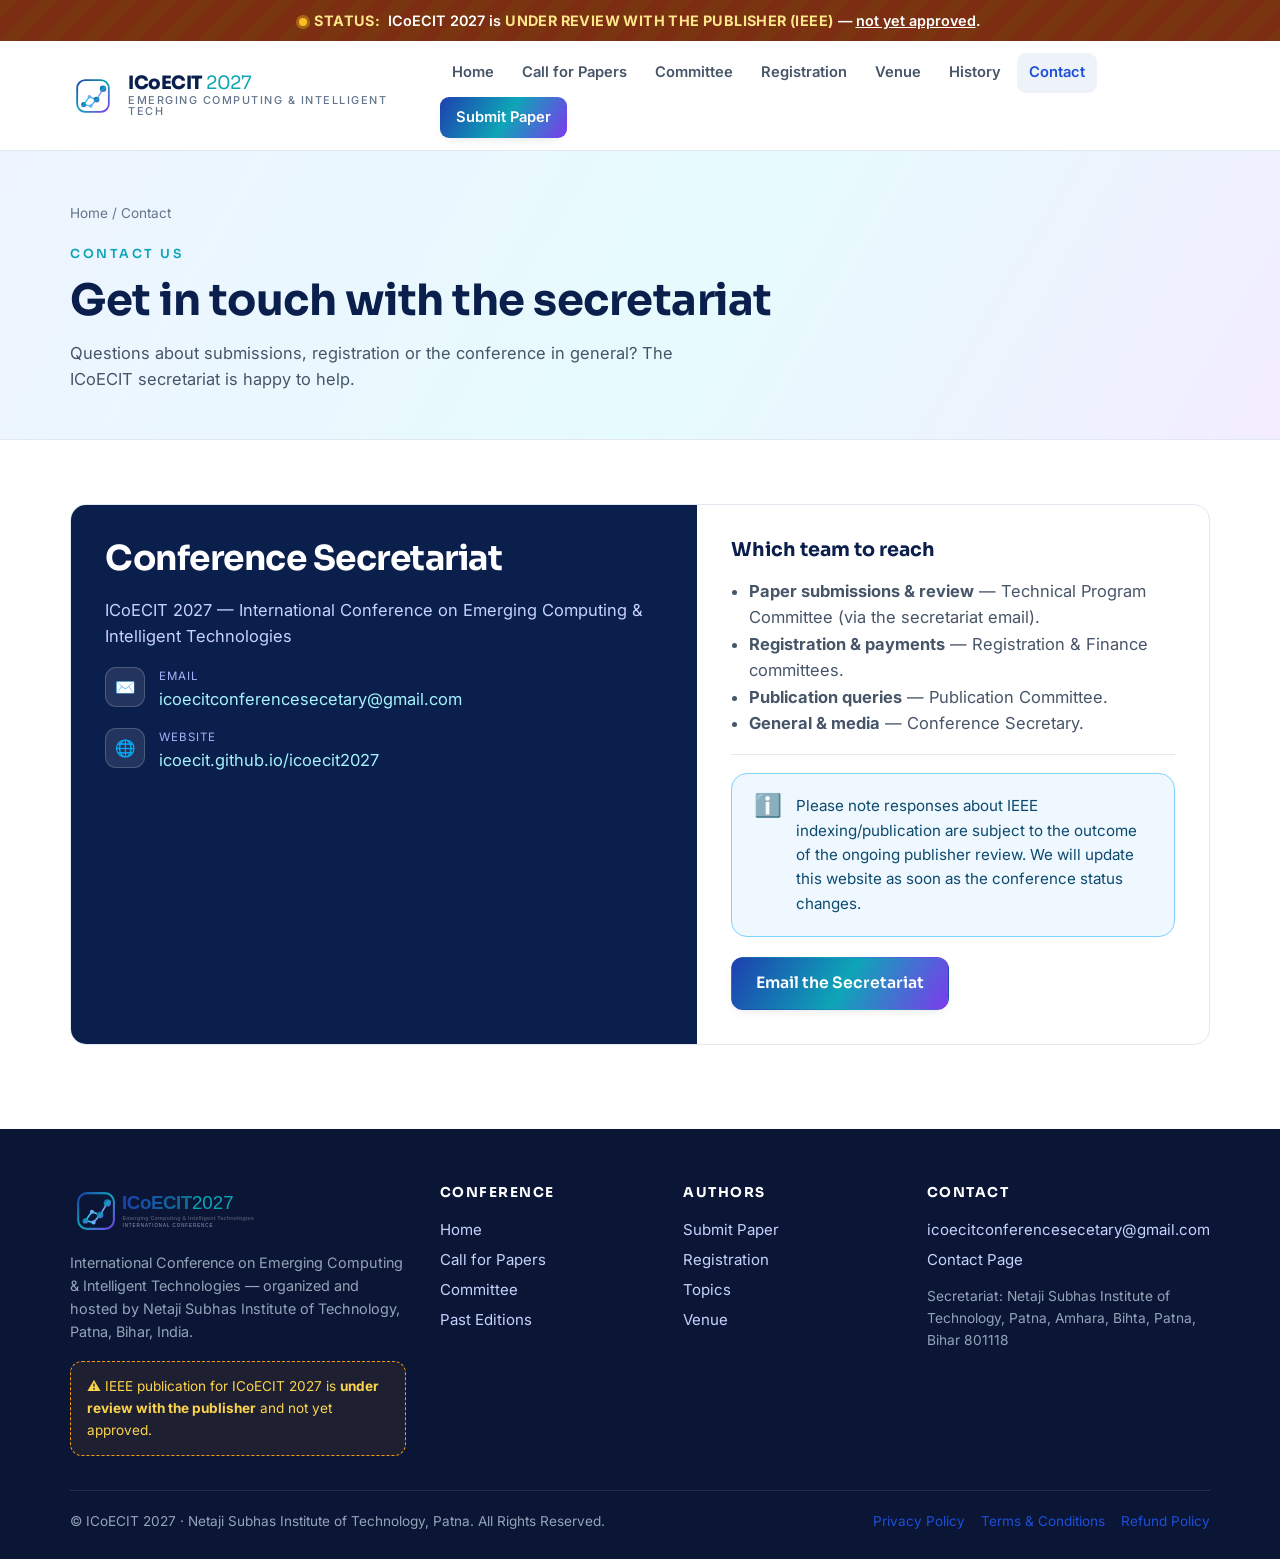
<file: contact.html>
<!DOCTYPE html>
<html lang="en">
<head>
<meta charset="UTF-8">
<meta name="viewport" content="width=device-width, initial-scale=1.0">
<title>Contact the Secretariat | ICoECIT 2027</title>
<meta name="description" content="Contact the ICoECIT 2027 conference secretariat at Netaji Subhas Institute of Technology, Patna for submission, registration and publication queries.">
<link rel="icon" type="image/svg+xml" href="assets/img/favicon.svg">
<link rel="preconnect" href="https://fonts.googleapis.com">
<link rel="preconnect" href="https://fonts.gstatic.com" crossorigin>
<link href="https://fonts.googleapis.com/css2?family=Inter:wght@400;500;600;700&family=Sora:wght@300;400;600;700;800&display=swap" rel="stylesheet">
<link rel="stylesheet" href="assets/css/style.css">
<!-- SEO -->
<meta name="keywords" content="ICoECIT 2027, ICoECIT, International Conference on Emerging Computing and Intelligent Technologies, IEEE conference 2027, IEEE international conference, IEEE conference India, emerging computing conference, intelligent technologies conference, artificial intelligence conference 2027, machine learning conference, IoT conference, cybersecurity conference, VLSI conference, embedded systems conference, blockchain conference, 5G 6G conference, smart cities conference, computing conference India, engineering conference Patna, NSIT Patna conference, Netaji Subhas Institute of Technology, IEEE paper format, Microsoft CMT, call for papers 2027, contact, conference secretariat, ICoECIT contact, conference enquiry">
<meta name="author" content="ICoECIT 2027 — Netaji Subhas Institute of Technology, Patna">
<meta name="robots" content="index, follow">
<meta name="theme-color" content="#0b1f4d">
<link rel="canonical" href="https://icoecit.github.io/icoecit2027/contact.html">
<meta property="og:type" content="website">
<meta property="og:site_name" content="ICoECIT 2027">
<meta property="og:title" content="Contact the Secretariat | ICoECIT 2027">
<meta property="og:description" content="Contact the ICoECIT 2027 conference secretariat at Netaji Subhas Institute of Technology, Patna for submission, registration and publication queries.">
<meta property="og:url" content="https://icoecit.github.io/icoecit2027/contact.html">
<meta property="og:image" content="https://icoecit.github.io/icoecit2027/assets/img/og-image.png">
<meta property="og:image:width" content="1200">
<meta property="og:image:height" content="630">
<meta property="og:image:alt" content="ICoECIT 2027 — International Conference on Emerging Computing and Intelligent Technologies">
<meta name="twitter:card" content="summary_large_image">
<meta name="twitter:title" content="Contact the Secretariat | ICoECIT 2027">
<meta name="twitter:description" content="Contact the ICoECIT 2027 conference secretariat at Netaji Subhas Institute of Technology, Patna for submission, registration and publication queries.">
<meta name="twitter:image" content="https://icoecit.github.io/icoecit2027/assets/img/og-image.png">
<script type="application/ld+json">
{"@context": "https://schema.org","@type": "BreadcrumbList","itemListElement": [{"@type": "ListItem","position": 1,"name": "Home","item": "https://icoecit.github.io/icoecit2027/"},{"@type": "ListItem","position": 2,"name": "Contact","item": "https://icoecit.github.io/icoecit2027/contact.html"}]}
</script>
</head>
<body>

<div class="review-bar">
  <span class="dot"></span><strong>Status:</strong>&nbsp; ICoECIT&nbsp;2027 is <strong>under review with the publisher (IEEE)</strong> — <u>not yet approved</u>.
</div>

<header class="site-header">
  <div class="container nav">
    <a class="brand" href="./" aria-label="ICoECIT 2027 home">
      <img src="assets/img/logo-mark.svg" alt="ICoECIT emblem">
      <span class="brand-txt">ICoECIT&nbsp;<span>2027</span><small>Emerging Computing &amp; Intelligent Tech</small></span>
    </a>
    <button class="nav-toggle" aria-label="Menu" onclick="document.getElementById('nav').classList.toggle('open')">☰</button>
    <ul class="nav-links" id="nav">
      <li><a href="./">Home</a></li>
      <li><a href="call-for-papers.html">Call for Papers</a></li>
      <li><a href="committee.html">Committee</a></li>
      <li><a href="registration.html">Registration</a></li>
      <li><a href="venue.html">Venue</a></li>
      <li><a href="history.html">History</a></li>
      <li><a href="contact.html" class="active">Contact</a></li>
      <li><a href="call-for-papers.html#submit" class="nav-cta">Submit Paper</a></li>
    </ul>
  </div>
</header>

<div class="page-hero">
  <div class="container">
    <div class="breadcrumb"><a href="./">Home</a> / Contact</div>
    <span class="eyebrow">Contact Us</span>
    <h1>Get in touch with the secretariat</h1>
    <p>Questions about submissions, registration or the conference in general? The ICoECIT secretariat is happy to help.</p>
  </div>
</div>

<section>
  <div class="container">
    <div class="contact-card">
      <div class="left">
        <h2>Conference Secretariat</h2>
        <p style="color:#c7d2fe">ICoECIT 2027 — International Conference on Emerging Computing &amp; Intelligent Technologies</p>
        <ul class="contact-list">
          <li><span class="ic">✉️</span><div><small>Email</small><a href="mailto:icoecitconferencesecetary@gmail.com">icoecitconferencesecetary@gmail.com</a></div></li>
          <li><span class="ic">🌐</span><div><small>Website</small><a href="https://icoecit.github.io/icoecit2027/">icoecit.github.io/icoecit2027</a></div></li>
        </ul>
      </div>
      <div class="right">
        <h3>Which team to reach</h3>
        <ul style="color:var(--slate);padding-left:1.1em">
          <li><strong>Paper submissions &amp; review</strong> — Technical Program Committee (via the secretariat email).</li>
          <li><strong>Registration &amp; payments</strong> — Registration &amp; Finance committees.</li>
          <li><strong>Publication queries</strong> — Publication Committee.</li>
          <li><strong>General &amp; media</strong> — Conference Secretary.</li>
        </ul>
        <hr class="divider" style="margin:18px 0">
        <div class="notice info">
          <span class="ic">ℹ️</span>
          <div><p>Please note responses about IEEE indexing/publication are subject to the outcome of the ongoing publisher review. We will update this website as soon as the conference status changes.</p></div>
        </div>
        <div style="margin-top:20px">
          <a class="btn btn-primary" href="mailto:icoecitconferencesecetary@gmail.com">Email the Secretariat</a>
        </div>
      </div>
    </div>
  </div>
</section>

<footer class="site-footer">
  <div class="container">
    <div class="footer-grid">
      <div class="footer-brand">
        <img src="assets/img/logo.svg" alt="ICoECIT 2027" style="height:52px">
        <p>International Conference on Emerging Computing &amp; Intelligent Technologies — organized and hosted by Netaji Subhas Institute of Technology, Patna, Bihar, India.</p>
        <div class="footer-review">⚠️ IEEE publication for ICoECIT&nbsp;2027 is <strong>under review with the publisher</strong> and not yet approved.</div>
      </div>
      <div><h4>Conference</h4>
        <a href="./">Home</a><a href="call-for-papers.html">Call for Papers</a><a href="committee.html">Committee</a><a href="history.html">Past Editions</a></div>
      <div><h4>Authors</h4>
        <a href="call-for-papers.html#submit">Submit Paper</a><a href="registration.html">Registration</a><a href="call-for-papers.html#topics">Topics</a><a href="venue.html">Venue</a></div>
      <div><h4>Contact</h4>
        <a href="mailto:icoecitconferencesecetary@gmail.com">icoecitconferencesecetary@gmail.com</a><a href="contact.html">Contact Page</a>
        <p style="color:#94a3b8;font-size:.86rem;margin-top:10px">Secretariat: Netaji Subhas Institute of Technology, Patna, Amhara, Bihta, Patna, Bihar 801118</p></div>
    </div>
    <div class="footer-bottom">
      <span>© ICoECIT 2027 · Netaji Subhas Institute of Technology, Patna. All Rights Reserved.</span>
      <span style="display:flex;gap:16px;flex-wrap:wrap">
        <a href="privacy.html">Privacy Policy</a>
        <a href="terms.html">Terms &amp; Conditions</a>
        <a href="refund-policy.html">Refund Policy</a>
      </span>
    </div>
  </div>
</footer>

</body>
</html>
</file>
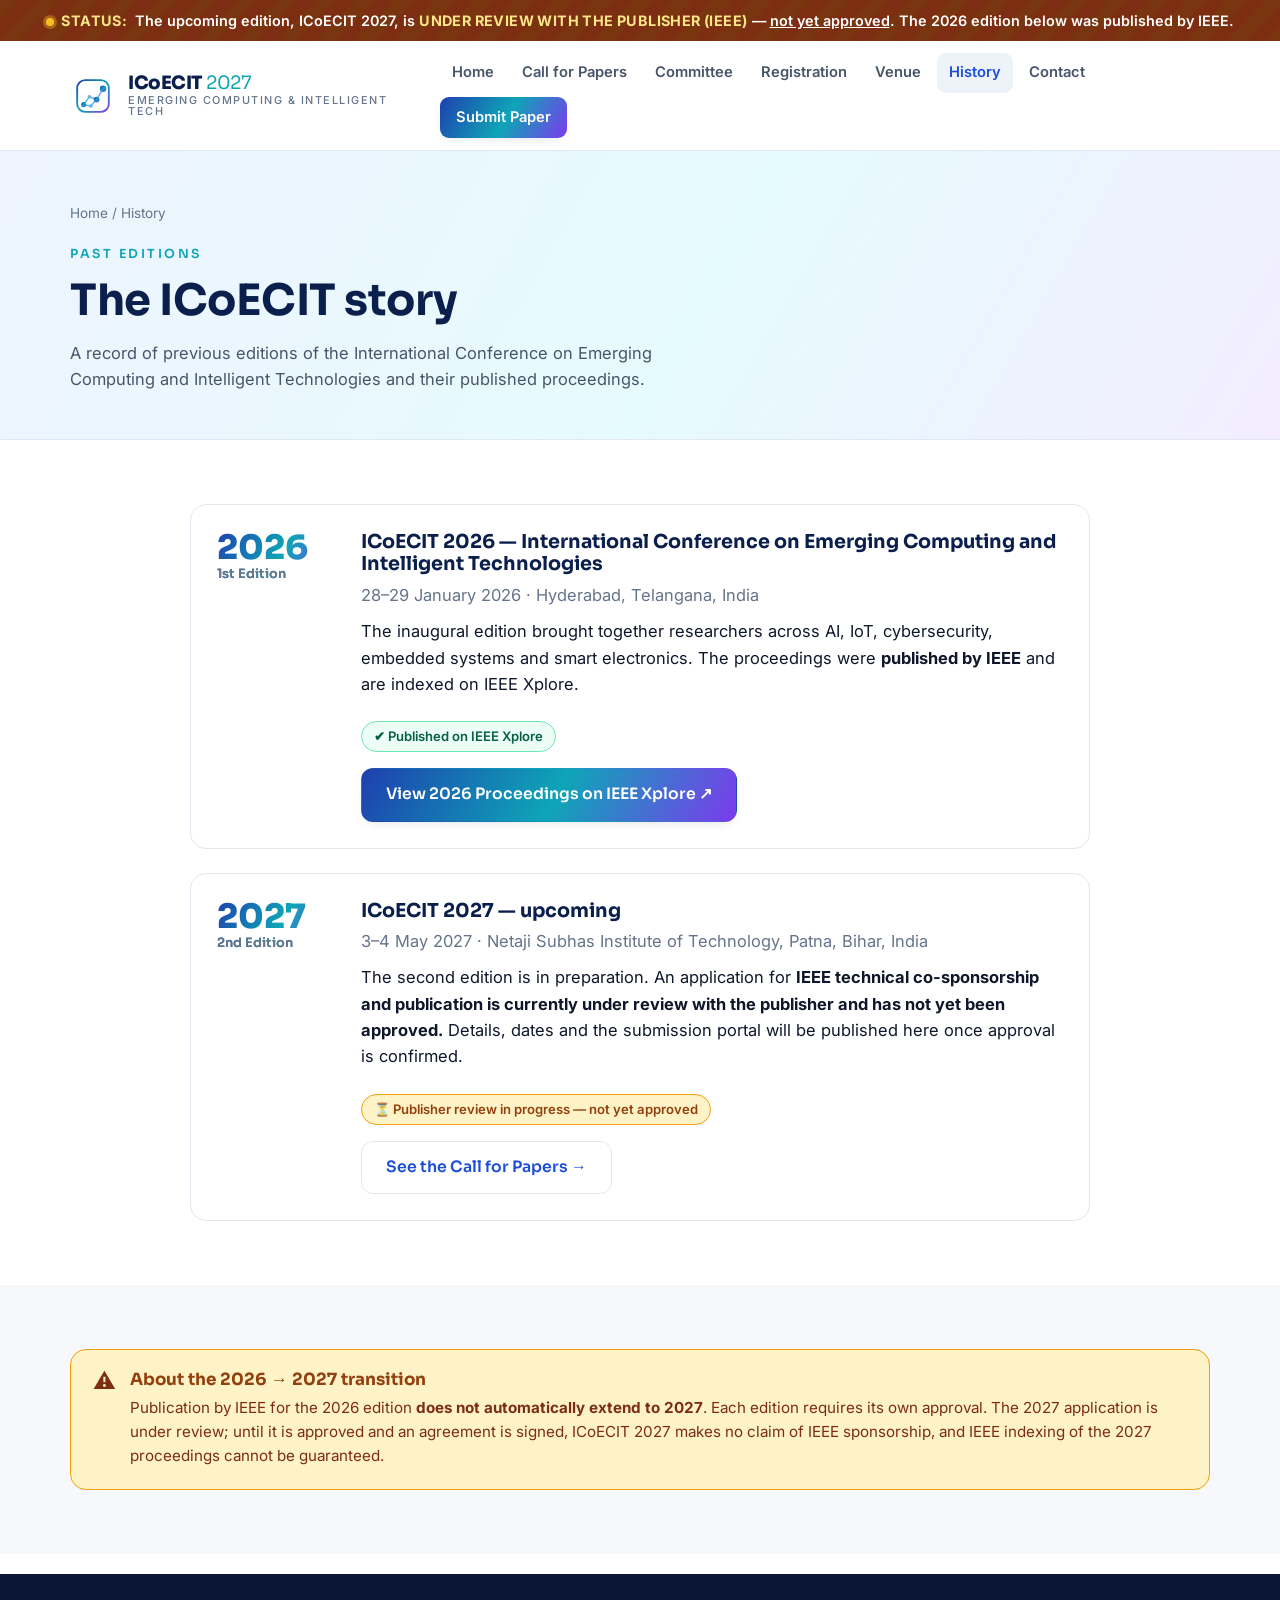
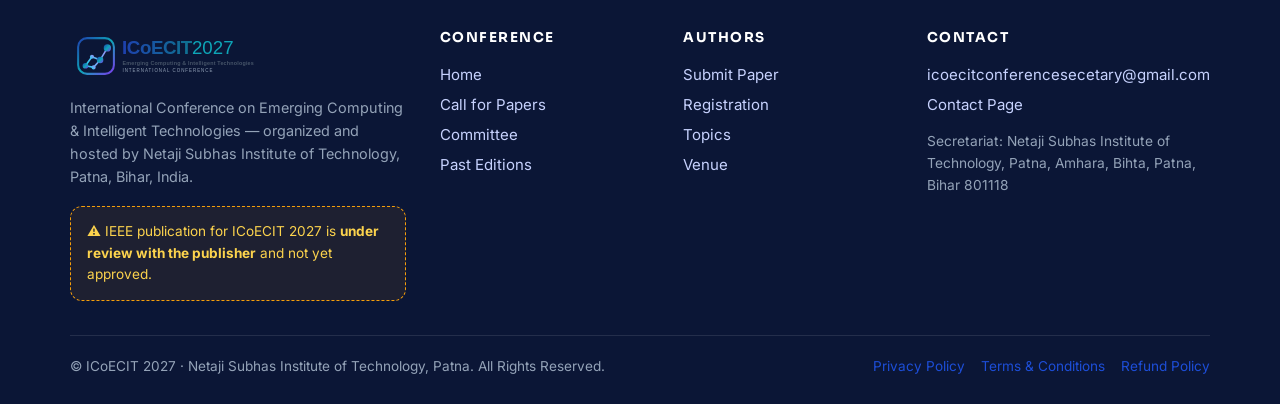
<file: history.html>
<!DOCTYPE html>
<html lang="en">
<head>
<meta charset="UTF-8">
<meta name="viewport" content="width=device-width, initial-scale=1.0">
<title>History &amp; Past Editions | ICoECIT — 2026 IEEE Xplore Proceedings</title>
<meta name="description" content="ICoECIT past editions: ICoECIT 2026 proceedings were published by IEEE and are indexed on IEEE Xplore. ICoECIT 2027 is upcoming — IEEE publication application under review.">
<link rel="icon" type="image/svg+xml" href="assets/img/favicon.svg">
<link rel="preconnect" href="https://fonts.googleapis.com">
<link rel="preconnect" href="https://fonts.gstatic.com" crossorigin>
<link href="https://fonts.googleapis.com/css2?family=Inter:wght@400;500;600;700&family=Sora:wght@300;400;600;700;800&display=swap" rel="stylesheet">
<link rel="stylesheet" href="assets/css/style.css">
<!-- SEO -->
<meta name="keywords" content="ICoECIT 2027, ICoECIT, International Conference on Emerging Computing and Intelligent Technologies, IEEE conference 2027, IEEE international conference, IEEE conference India, emerging computing conference, intelligent technologies conference, artificial intelligence conference 2027, machine learning conference, IoT conference, cybersecurity conference, VLSI conference, embedded systems conference, blockchain conference, 5G 6G conference, smart cities conference, computing conference India, engineering conference Patna, NSIT Patna conference, Netaji Subhas Institute of Technology, IEEE paper format, Microsoft CMT, call for papers 2027, ICoECIT 2026, IEEE Xplore, conference proceedings, past editions, previous edition">
<meta name="author" content="ICoECIT 2027 — Netaji Subhas Institute of Technology, Patna">
<meta name="robots" content="index, follow">
<meta name="theme-color" content="#0b1f4d">
<link rel="canonical" href="https://icoecit.github.io/icoecit2027/history.html">
<meta property="og:type" content="website">
<meta property="og:site_name" content="ICoECIT 2027">
<meta property="og:title" content="History &amp; Past Editions | ICoECIT — 2026 IEEE Xplore Proceedings">
<meta property="og:description" content="ICoECIT past editions: ICoECIT 2026 proceedings were published by IEEE and are indexed on IEEE Xplore. ICoECIT 2027 is upcoming — IEEE publication application under review.">
<meta property="og:url" content="https://icoecit.github.io/icoecit2027/history.html">
<meta property="og:image" content="https://icoecit.github.io/icoecit2027/assets/img/og-image.png">
<meta property="og:image:width" content="1200">
<meta property="og:image:height" content="630">
<meta property="og:image:alt" content="ICoECIT 2027 — International Conference on Emerging Computing and Intelligent Technologies">
<meta name="twitter:card" content="summary_large_image">
<meta name="twitter:title" content="History &amp; Past Editions | ICoECIT — 2026 IEEE Xplore Proceedings">
<meta name="twitter:description" content="ICoECIT past editions: ICoECIT 2026 proceedings were published by IEEE and are indexed on IEEE Xplore. ICoECIT 2027 is upcoming — IEEE publication application under review.">
<meta name="twitter:image" content="https://icoecit.github.io/icoecit2027/assets/img/og-image.png">
<script type="application/ld+json">
{"@context": "https://schema.org","@type": "BreadcrumbList","itemListElement": [{"@type": "ListItem","position": 1,"name": "Home","item": "https://icoecit.github.io/icoecit2027/"},{"@type": "ListItem","position": 2,"name": "History","item": "https://icoecit.github.io/icoecit2027/history.html"}]}
</script>
</head>
<body>

<div class="review-bar">
  <span class="dot"></span><strong>Status:</strong>&nbsp; The upcoming edition, ICoECIT&nbsp;2027, is <strong>under review with the publisher (IEEE)</strong> — <u>not yet approved</u>. The 2026 edition below was published by IEEE.
</div>

<header class="site-header">
  <div class="container nav">
    <a class="brand" href="./" aria-label="ICoECIT 2027 home">
      <img src="assets/img/logo-mark.svg" alt="ICoECIT emblem">
      <span class="brand-txt">ICoECIT&nbsp;<span>2027</span><small>Emerging Computing &amp; Intelligent Tech</small></span>
    </a>
    <button class="nav-toggle" aria-label="Menu" onclick="document.getElementById('nav').classList.toggle('open')">☰</button>
    <ul class="nav-links" id="nav">
      <li><a href="./">Home</a></li>
      <li><a href="call-for-papers.html">Call for Papers</a></li>
      <li><a href="committee.html">Committee</a></li>
      <li><a href="registration.html">Registration</a></li>
      <li><a href="venue.html">Venue</a></li>
      <li><a href="history.html" class="active">History</a></li>
      <li><a href="contact.html">Contact</a></li>
      <li><a href="call-for-papers.html#submit" class="nav-cta">Submit Paper</a></li>
    </ul>
  </div>
</header>

<div class="page-hero">
  <div class="container">
    <div class="breadcrumb"><a href="./">Home</a> / History</div>
    <span class="eyebrow">Past Editions</span>
    <h1>The ICoECIT story</h1>
    <p>A record of previous editions of the International Conference on Emerging Computing and Intelligent Technologies and their published proceedings.</p>
  </div>
</div>

<section>
  <div class="container" style="max-width:900px">

    <!-- 2026 -->
    <div class="edition" style="margin-bottom:24px">
      <div class="yr">2026<small>1st Edition</small></div>
      <div>
        <h3 style="margin-bottom:.3em">ICoECIT 2026 — International Conference on Emerging Computing and Intelligent Technologies</h3>
        <p class="muted" style="margin-bottom:10px">28–29 January 2026 · Hyderabad, Telangana, India</p>
        <p>The inaugural edition brought together researchers across AI, IoT, cybersecurity, embedded systems and smart electronics. The proceedings were <strong>published by IEEE</strong> and are indexed on IEEE&nbsp;Xplore.</p>
        <div class="badge-pub">✔ Published on IEEE Xplore</div>
        <div style="margin-top:16px">
          <a class="btn btn-primary" href="https://ieeexplore.ieee.org/xpl/conhome/11496633/proceeding" target="_blank" rel="noopener">View 2026 Proceedings on IEEE Xplore ↗</a>
        </div>
      </div>
    </div>

    <!-- 2027 -->
    <div class="edition">
      <div class="yr">2027<small>2nd Edition</small></div>
      <div>
        <h3 style="margin-bottom:.3em">ICoECIT 2027 — upcoming</h3>
        <p class="muted" style="margin-bottom:10px">3–4 May 2027 · Netaji Subhas Institute of Technology, Patna, Bihar, India</p>
        <p>The second edition is in preparation. An application for <strong>IEEE technical co-sponsorship and publication is currently under review with the publisher and has not yet been approved.</strong> Details, dates and the submission portal will be published here once approval is confirmed.</p>
        <div class="badge-review">⏳ Publisher review in progress — not yet approved</div>
        <div style="margin-top:16px">
          <a class="btn btn-outline" href="call-for-papers.html">See the Call for Papers →</a>
        </div>
      </div>
    </div>

  </div>
</section>

<section class="alt">
  <div class="container">
    <div class="notice">
      <span class="ic">⚠️</span>
      <div>
        <h3>About the 2026 → 2027 transition</h3>
        <p>Publication by IEEE for the 2026 edition <strong>does not automatically extend to 2027</strong>. Each edition requires its own approval. The 2027 application is under review; until it is approved and an agreement is signed, ICoECIT&nbsp;2027 makes no claim of IEEE sponsorship, and IEEE indexing of the 2027 proceedings cannot be guaranteed.</p>
      </div>
    </div>
  </div>
</section>

<footer class="site-footer">
  <div class="container">
    <div class="footer-grid">
      <div class="footer-brand">
        <img src="assets/img/logo.svg" alt="ICoECIT 2027" style="height:52px">
        <p>International Conference on Emerging Computing &amp; Intelligent Technologies — organized and hosted by Netaji Subhas Institute of Technology, Patna, Bihar, India.</p>
        <div class="footer-review">⚠️ IEEE publication for ICoECIT&nbsp;2027 is <strong>under review with the publisher</strong> and not yet approved.</div>
      </div>
      <div><h4>Conference</h4>
        <a href="./">Home</a><a href="call-for-papers.html">Call for Papers</a><a href="committee.html">Committee</a><a href="history.html">Past Editions</a></div>
      <div><h4>Authors</h4>
        <a href="call-for-papers.html#submit">Submit Paper</a><a href="registration.html">Registration</a><a href="call-for-papers.html#topics">Topics</a><a href="venue.html">Venue</a></div>
      <div><h4>Contact</h4>
        <a href="mailto:icoecitconferencesecetary@gmail.com">icoecitconferencesecetary@gmail.com</a><a href="contact.html">Contact Page</a>
        <p style="color:#94a3b8;font-size:.86rem;margin-top:10px">Secretariat: Netaji Subhas Institute of Technology, Patna, Amhara, Bihta, Patna, Bihar 801118</p></div>
    </div>
    <div class="footer-bottom">
      <span>© ICoECIT 2027 · Netaji Subhas Institute of Technology, Patna. All Rights Reserved.</span>
      <span style="display:flex;gap:16px;flex-wrap:wrap">
        <a href="privacy.html">Privacy Policy</a>
        <a href="terms.html">Terms &amp; Conditions</a>
        <a href="refund-policy.html">Refund Policy</a>
      </span>
    </div>
  </div>
</footer>

</body>
</html>
</file>
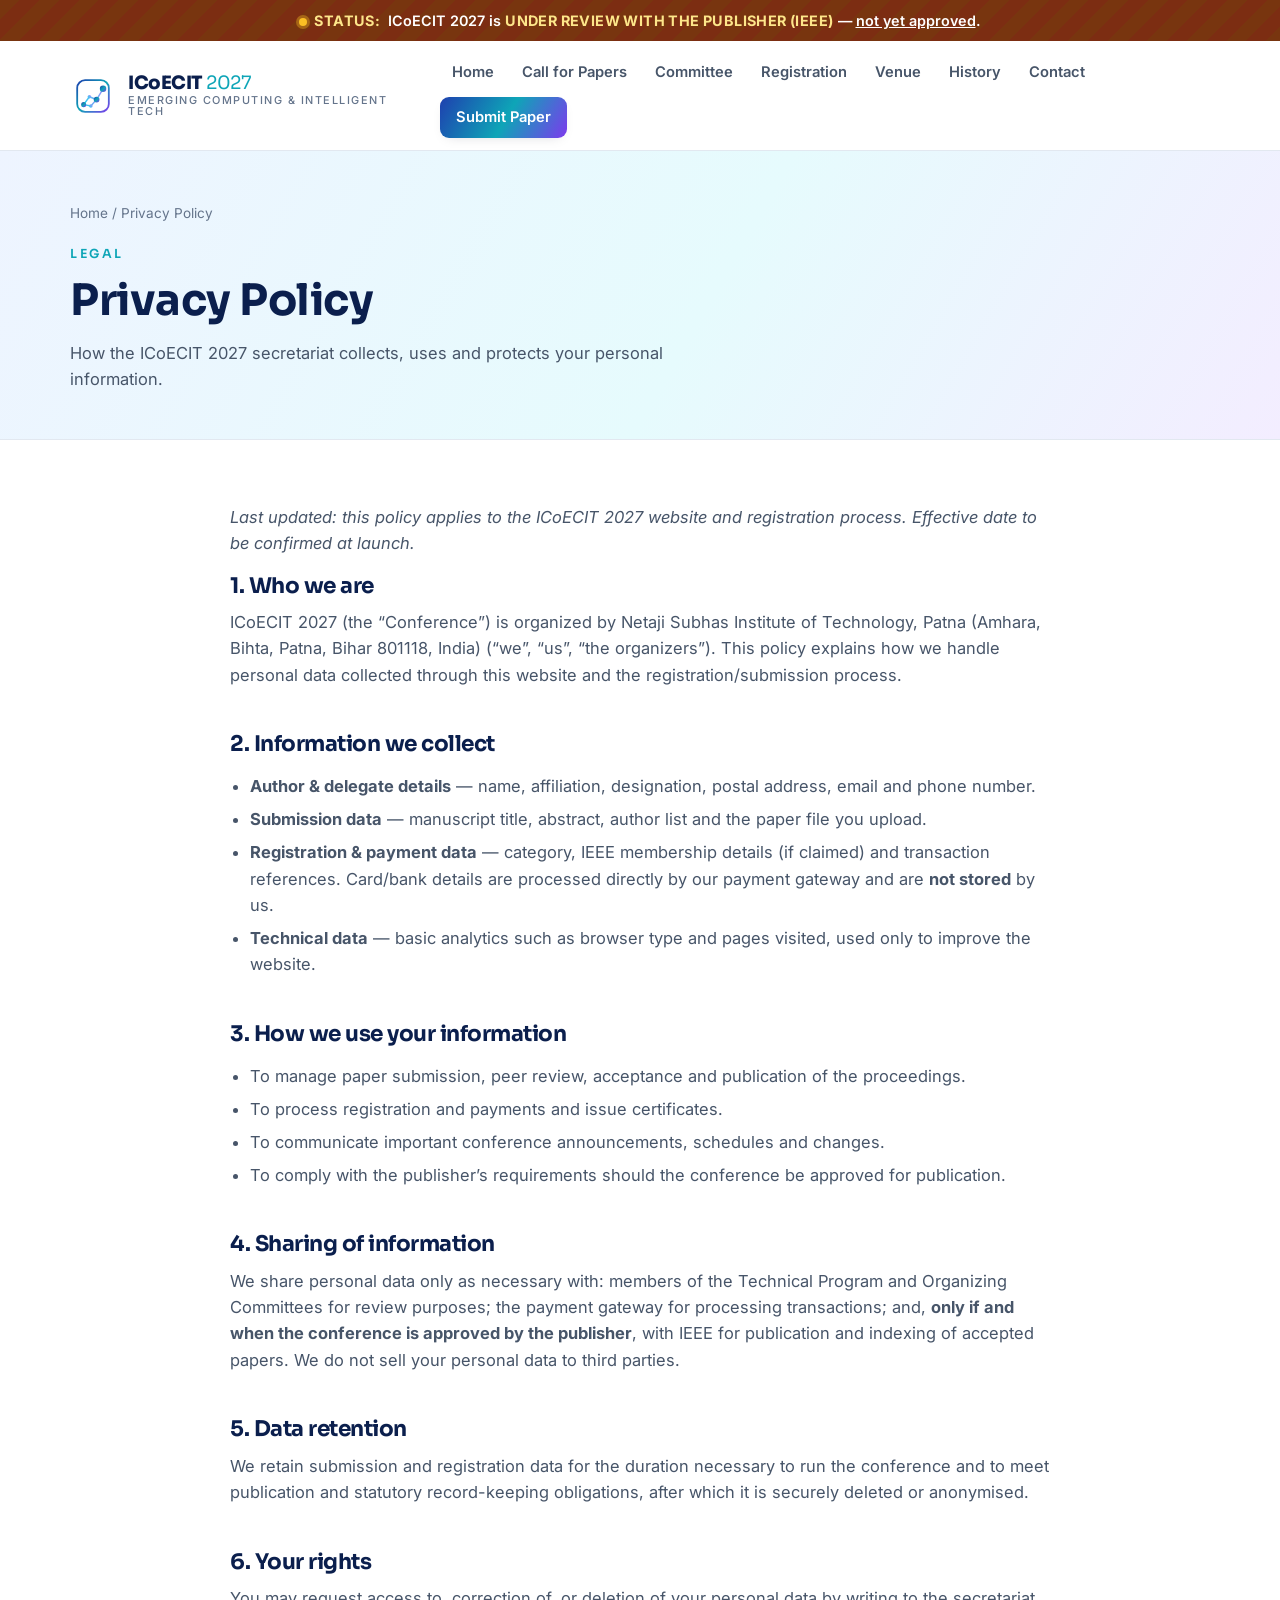
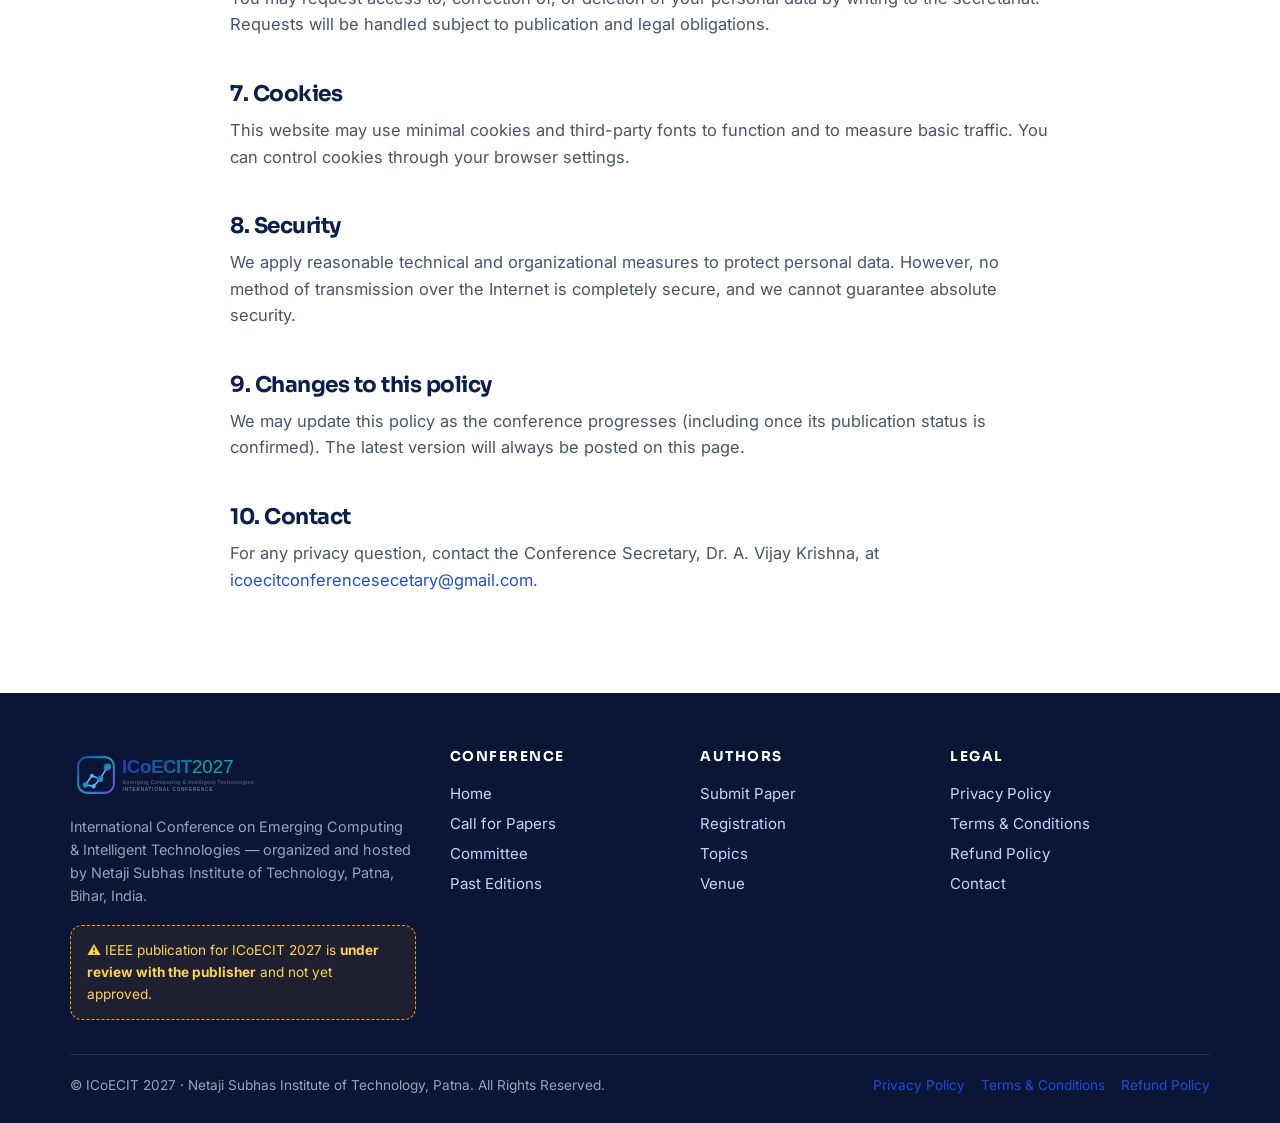
<file: privacy.html>
<!DOCTYPE html>
<html lang="en">
<head>
<meta charset="UTF-8">
<meta name="viewport" content="width=device-width, initial-scale=1.0">
<title>Privacy Policy | ICoECIT 2027</title>
<meta name="description" content="Privacy Policy for the ICoECIT 2027 conference website and registration — how personal data is collected, used and protected.">
<link rel="icon" type="image/svg+xml" href="assets/img/favicon.svg">
<link rel="preconnect" href="https://fonts.googleapis.com">
<link rel="preconnect" href="https://fonts.gstatic.com" crossorigin>
<link href="https://fonts.googleapis.com/css2?family=Inter:wght@400;500;600;700&family=Sora:wght@300;400;600;700;800&display=swap" rel="stylesheet">
<link rel="stylesheet" href="assets/css/style.css">
<style>
.legal{max-width:820px}
.legal h2{margin-top:2em;font-size:1.35rem}
.legal h2:first-of-type{margin-top:0}
.legal ul{padding-left:1.2em;color:var(--slate)}
.legal li{margin-bottom:.4em}
.legal p{color:var(--slate)}
</style>
<!-- SEO -->
<meta name="keywords" content="ICoECIT 2027, ICoECIT, International Conference on Emerging Computing and Intelligent Technologies, IEEE conference 2027, IEEE international conference, IEEE conference India, emerging computing conference, intelligent technologies conference, artificial intelligence conference 2027, machine learning conference, IoT conference, cybersecurity conference, VLSI conference, embedded systems conference, blockchain conference, 5G 6G conference, smart cities conference, computing conference India, engineering conference Patna, NSIT Patna conference, Netaji Subhas Institute of Technology, IEEE paper format, Microsoft CMT, call for papers 2027, privacy policy, data protection">
<meta name="author" content="ICoECIT 2027 — Netaji Subhas Institute of Technology, Patna">
<meta name="robots" content="index, follow">
<meta name="theme-color" content="#0b1f4d">
<link rel="canonical" href="https://icoecit.github.io/icoecit2027/privacy.html">
<meta property="og:type" content="website">
<meta property="og:site_name" content="ICoECIT 2027">
<meta property="og:title" content="Privacy Policy | ICoECIT 2027">
<meta property="og:description" content="Privacy Policy for the ICoECIT 2027 conference website and registration — how personal data is collected, used and protected.">
<meta property="og:url" content="https://icoecit.github.io/icoecit2027/privacy.html">
<meta property="og:image" content="https://icoecit.github.io/icoecit2027/assets/img/og-image.png">
<meta property="og:image:width" content="1200">
<meta property="og:image:height" content="630">
<meta property="og:image:alt" content="ICoECIT 2027 — International Conference on Emerging Computing and Intelligent Technologies">
<meta name="twitter:card" content="summary_large_image">
<meta name="twitter:title" content="Privacy Policy | ICoECIT 2027">
<meta name="twitter:description" content="Privacy Policy for the ICoECIT 2027 conference website and registration — how personal data is collected, used and protected.">
<meta name="twitter:image" content="https://icoecit.github.io/icoecit2027/assets/img/og-image.png">
<script type="application/ld+json">
{"@context": "https://schema.org","@type": "BreadcrumbList","itemListElement": [{"@type": "ListItem","position": 1,"name": "Home","item": "https://icoecit.github.io/icoecit2027/"},{"@type": "ListItem","position": 2,"name": "Privacy Policy","item": "https://icoecit.github.io/icoecit2027/privacy.html"}]}
</script>
</head>
<body>

<div class="review-bar">
  <span class="dot"></span><strong>Status:</strong>&nbsp; ICoECIT&nbsp;2027 is <strong>under review with the publisher (IEEE)</strong> — <u>not yet approved</u>.
</div>

<header class="site-header">
  <div class="container nav">
    <a class="brand" href="./" aria-label="ICoECIT 2027 home">
      <img src="assets/img/logo-mark.svg" alt="ICoECIT emblem">
      <span class="brand-txt">ICoECIT&nbsp;<span>2027</span><small>Emerging Computing &amp; Intelligent Tech</small></span>
    </a>
    <button class="nav-toggle" aria-label="Menu" onclick="document.getElementById('nav').classList.toggle('open')">☰</button>
    <ul class="nav-links" id="nav">
      <li><a href="./">Home</a></li>
      <li><a href="call-for-papers.html">Call for Papers</a></li>
      <li><a href="committee.html">Committee</a></li>
      <li><a href="registration.html">Registration</a></li>
      <li><a href="venue.html">Venue</a></li>
      <li><a href="history.html">History</a></li>
      <li><a href="contact.html">Contact</a></li>
      <li><a href="call-for-papers.html#submit" class="nav-cta">Submit Paper</a></li>
    </ul>
  </div>
</header>

<div class="page-hero">
  <div class="container">
    <div class="breadcrumb"><a href="./">Home</a> / Privacy Policy</div>
    <span class="eyebrow">Legal</span>
    <h1>Privacy Policy</h1>
    <p>How the ICoECIT&nbsp;2027 secretariat collects, uses and protects your personal information.</p>
  </div>
</div>

<section>
  <div class="container legal">
    <p class="muted"><em>Last updated: this policy applies to the ICoECIT&nbsp;2027 website and registration process. Effective date to be confirmed at launch.</em></p>

    <h2>1. Who we are</h2>
    <p>ICoECIT&nbsp;2027 (the “Conference”) is organized by Netaji Subhas Institute of Technology, Patna (Amhara, Bihta, Patna, Bihar 801118, India) (“we”, “us”, “the organizers”). This policy explains how we handle personal data collected through this website and the registration/submission process.</p>

    <h2>2. Information we collect</h2>
    <ul>
      <li><strong>Author &amp; delegate details</strong> — name, affiliation, designation, postal address, email and phone number.</li>
      <li><strong>Submission data</strong> — manuscript title, abstract, author list and the paper file you upload.</li>
      <li><strong>Registration &amp; payment data</strong> — category, IEEE membership details (if claimed) and transaction references. Card/bank details are processed directly by our payment gateway and are <strong>not stored</strong> by us.</li>
      <li><strong>Technical data</strong> — basic analytics such as browser type and pages visited, used only to improve the website.</li>
    </ul>

    <h2>3. How we use your information</h2>
    <ul>
      <li>To manage paper submission, peer review, acceptance and publication of the proceedings.</li>
      <li>To process registration and payments and issue certificates.</li>
      <li>To communicate important conference announcements, schedules and changes.</li>
      <li>To comply with the publisher’s requirements should the conference be approved for publication.</li>
    </ul>

    <h2>4. Sharing of information</h2>
    <p>We share personal data only as necessary with: members of the Technical Program and Organizing Committees for review purposes; the payment gateway for processing transactions; and, <strong>only if and when the conference is approved by the publisher</strong>, with IEEE for publication and indexing of accepted papers. We do not sell your personal data to third parties.</p>

    <h2>5. Data retention</h2>
    <p>We retain submission and registration data for the duration necessary to run the conference and to meet publication and statutory record-keeping obligations, after which it is securely deleted or anonymised.</p>

    <h2>6. Your rights</h2>
    <p>You may request access to, correction of, or deletion of your personal data by writing to the secretariat. Requests will be handled subject to publication and legal obligations.</p>

    <h2>7. Cookies</h2>
    <p>This website may use minimal cookies and third-party fonts to function and to measure basic traffic. You can control cookies through your browser settings.</p>

    <h2>8. Security</h2>
    <p>We apply reasonable technical and organizational measures to protect personal data. However, no method of transmission over the Internet is completely secure, and we cannot guarantee absolute security.</p>

    <h2>9. Changes to this policy</h2>
    <p>We may update this policy as the conference progresses (including once its publication status is confirmed). The latest version will always be posted on this page.</p>

    <h2>10. Contact</h2>
    <p>For any privacy question, contact the Conference Secretary, Dr. A. Vijay Krishna, at <a href="mailto:icoecitconferencesecetary@gmail.com">icoecitconferencesecetary@gmail.com</a>.</p>
  </div>
</section>

<footer class="site-footer">
  <div class="container">
    <div class="footer-grid">
      <div class="footer-brand">
        <img src="assets/img/logo.svg" alt="ICoECIT 2027" style="height:52px">
        <p>International Conference on Emerging Computing &amp; Intelligent Technologies — organized and hosted by Netaji Subhas Institute of Technology, Patna, Bihar, India.</p>
        <div class="footer-review">⚠️ IEEE publication for ICoECIT&nbsp;2027 is <strong>under review with the publisher</strong> and not yet approved.</div>
      </div>
      <div><h4>Conference</h4>
        <a href="./">Home</a><a href="call-for-papers.html">Call for Papers</a><a href="committee.html">Committee</a><a href="history.html">Past Editions</a></div>
      <div><h4>Authors</h4>
        <a href="call-for-papers.html#submit">Submit Paper</a><a href="registration.html">Registration</a><a href="call-for-papers.html#topics">Topics</a><a href="venue.html">Venue</a></div>
      <div><h4>Legal</h4>
        <a href="privacy.html">Privacy Policy</a><a href="terms.html">Terms &amp; Conditions</a><a href="refund-policy.html">Refund Policy</a><a href="contact.html">Contact</a></div>
    </div>
    <div class="footer-bottom">
      <span>© ICoECIT 2027 · Netaji Subhas Institute of Technology, Patna. All Rights Reserved.</span>
      <span style="display:flex;gap:16px;flex-wrap:wrap">
        <a href="privacy.html">Privacy Policy</a>
        <a href="terms.html">Terms &amp; Conditions</a>
        <a href="refund-policy.html">Refund Policy</a>
      </span>
    </div>
  </div>
</footer>

</body>
</html>
</file>
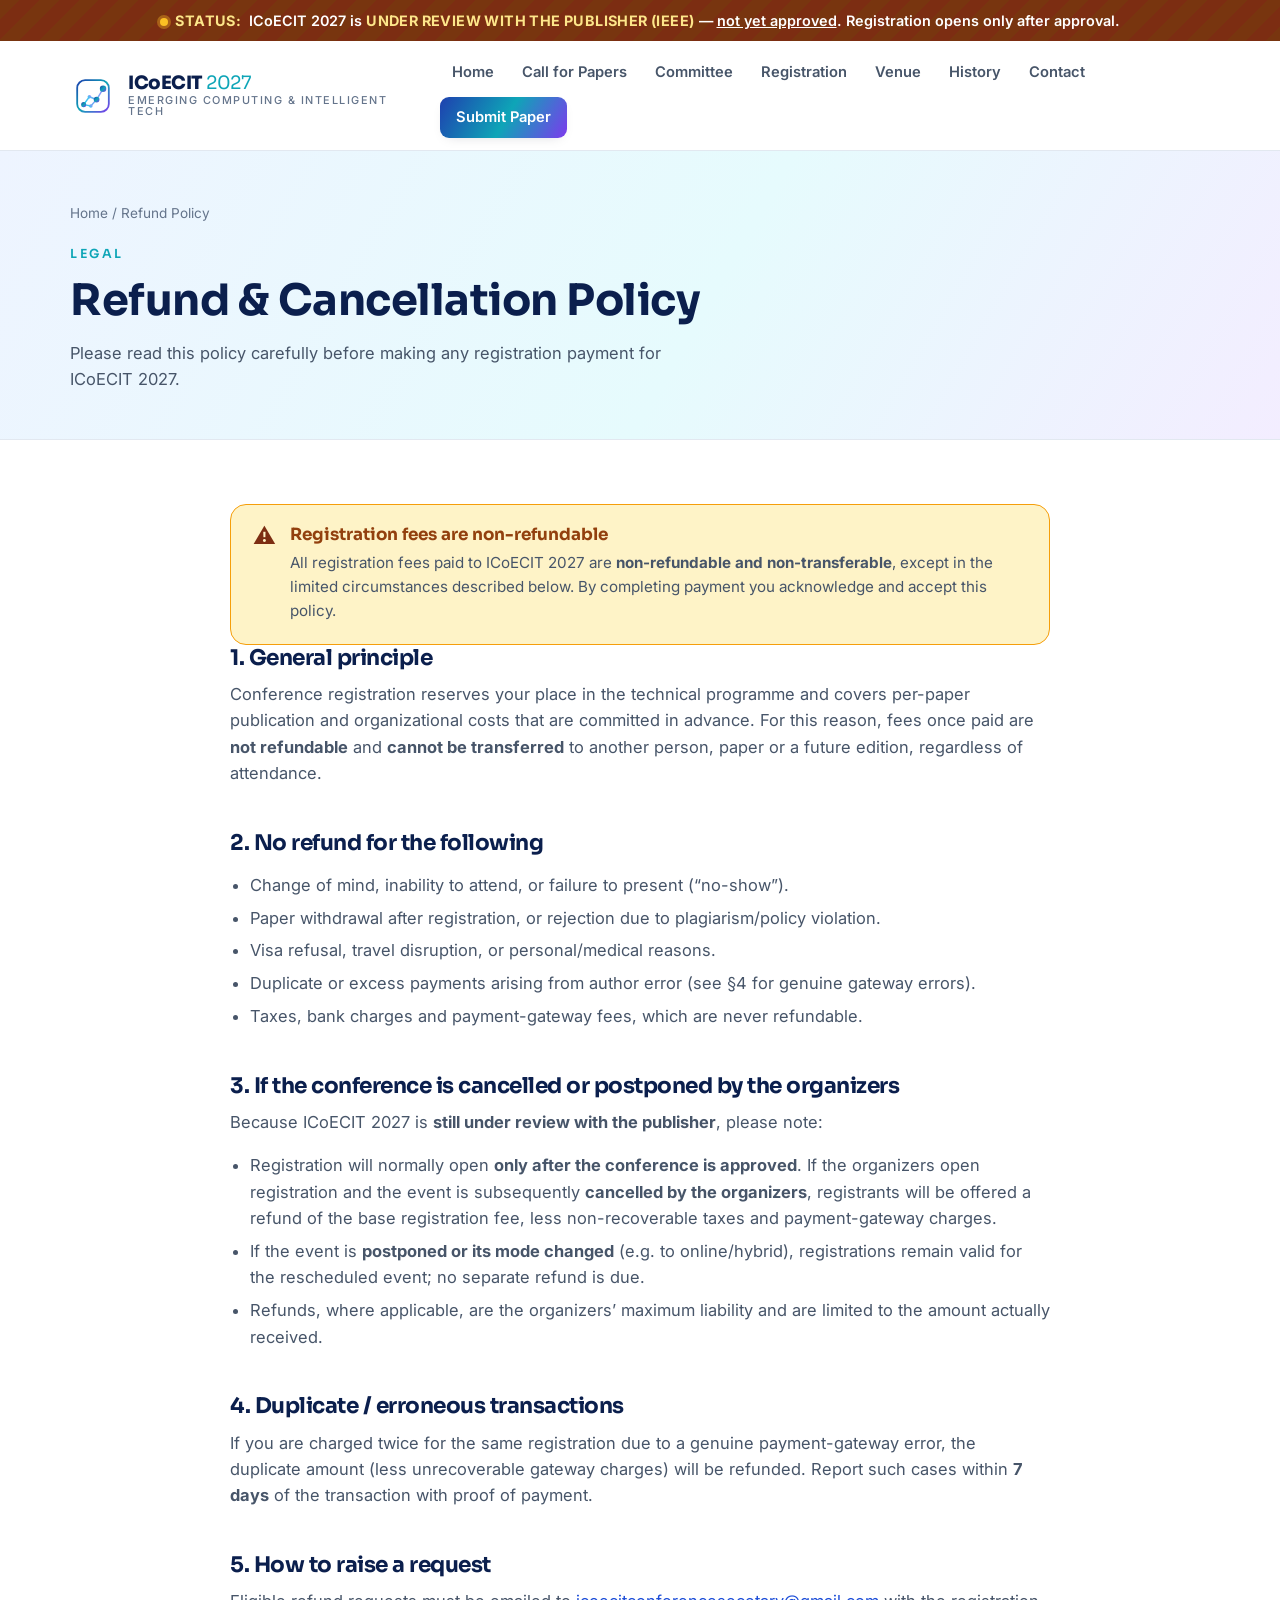
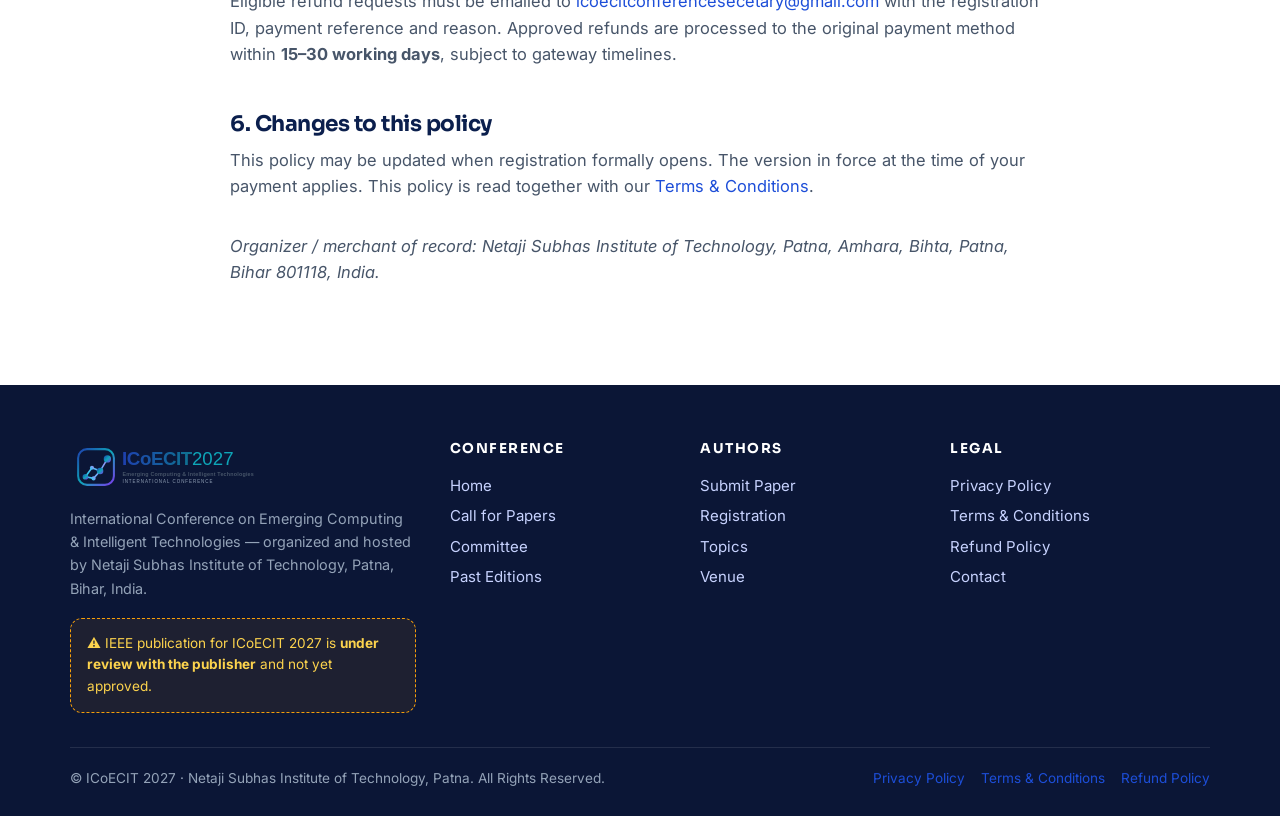
<file: refund-policy.html>
<!DOCTYPE html>
<html lang="en">
<head>
<meta charset="UTF-8">
<meta name="viewport" content="width=device-width, initial-scale=1.0">
<title>Refund &amp; Cancellation Policy | ICoECIT 2027</title>
<meta name="description" content="Refund and cancellation policy for ICoECIT 2027 registration fees.">
<link rel="icon" type="image/svg+xml" href="assets/img/favicon.svg">
<link rel="preconnect" href="https://fonts.googleapis.com">
<link rel="preconnect" href="https://fonts.gstatic.com" crossorigin>
<link href="https://fonts.googleapis.com/css2?family=Inter:wght@400;500;600;700&family=Sora:wght@300;400;600;700;800&display=swap" rel="stylesheet">
<link rel="stylesheet" href="assets/css/style.css">
<style>
.legal{max-width:820px}
.legal h2{margin-top:2em;font-size:1.35rem}
.legal h2:first-of-type{margin-top:0}
.legal ul{padding-left:1.2em;color:var(--slate)}
.legal li{margin-bottom:.4em}
.legal p{color:var(--slate)}
</style>
<!-- SEO -->
<meta name="keywords" content="ICoECIT 2027, ICoECIT, International Conference on Emerging Computing and Intelligent Technologies, IEEE conference 2027, IEEE international conference, IEEE conference India, emerging computing conference, intelligent technologies conference, artificial intelligence conference 2027, machine learning conference, IoT conference, cybersecurity conference, VLSI conference, embedded systems conference, blockchain conference, 5G 6G conference, smart cities conference, computing conference India, engineering conference Patna, NSIT Patna conference, Netaji Subhas Institute of Technology, IEEE paper format, Microsoft CMT, call for papers 2027, refund policy, cancellation policy, registration refund">
<meta name="author" content="ICoECIT 2027 — Netaji Subhas Institute of Technology, Patna">
<meta name="robots" content="index, follow">
<meta name="theme-color" content="#0b1f4d">
<link rel="canonical" href="https://icoecit.github.io/icoecit2027/refund-policy.html">
<meta property="og:type" content="website">
<meta property="og:site_name" content="ICoECIT 2027">
<meta property="og:title" content="Refund &amp; Cancellation Policy | ICoECIT 2027">
<meta property="og:description" content="Refund and cancellation policy for ICoECIT 2027 registration fees.">
<meta property="og:url" content="https://icoecit.github.io/icoecit2027/refund-policy.html">
<meta property="og:image" content="https://icoecit.github.io/icoecit2027/assets/img/og-image.png">
<meta property="og:image:width" content="1200">
<meta property="og:image:height" content="630">
<meta property="og:image:alt" content="ICoECIT 2027 — International Conference on Emerging Computing and Intelligent Technologies">
<meta name="twitter:card" content="summary_large_image">
<meta name="twitter:title" content="Refund &amp; Cancellation Policy | ICoECIT 2027">
<meta name="twitter:description" content="Refund and cancellation policy for ICoECIT 2027 registration fees.">
<meta name="twitter:image" content="https://icoecit.github.io/icoecit2027/assets/img/og-image.png">
<script type="application/ld+json">
{"@context": "https://schema.org","@type": "BreadcrumbList","itemListElement": [{"@type": "ListItem","position": 1,"name": "Home","item": "https://icoecit.github.io/icoecit2027/"},{"@type": "ListItem","position": 2,"name": "Refund Policy","item": "https://icoecit.github.io/icoecit2027/refund-policy.html"}]}
</script>
</head>
<body>

<div class="review-bar">
  <span class="dot"></span><strong>Status:</strong>&nbsp; ICoECIT&nbsp;2027 is <strong>under review with the publisher (IEEE)</strong> — <u>not yet approved</u>. Registration opens only after approval.
</div>

<header class="site-header">
  <div class="container nav">
    <a class="brand" href="./" aria-label="ICoECIT 2027 home">
      <img src="assets/img/logo-mark.svg" alt="ICoECIT emblem">
      <span class="brand-txt">ICoECIT&nbsp;<span>2027</span><small>Emerging Computing &amp; Intelligent Tech</small></span>
    </a>
    <button class="nav-toggle" aria-label="Menu" onclick="document.getElementById('nav').classList.toggle('open')">☰</button>
    <ul class="nav-links" id="nav">
      <li><a href="./">Home</a></li>
      <li><a href="call-for-papers.html">Call for Papers</a></li>
      <li><a href="committee.html">Committee</a></li>
      <li><a href="registration.html">Registration</a></li>
      <li><a href="venue.html">Venue</a></li>
      <li><a href="history.html">History</a></li>
      <li><a href="contact.html">Contact</a></li>
      <li><a href="call-for-papers.html#submit" class="nav-cta">Submit Paper</a></li>
    </ul>
  </div>
</header>

<div class="page-hero">
  <div class="container">
    <div class="breadcrumb"><a href="./">Home</a> / Refund Policy</div>
    <span class="eyebrow">Legal</span>
    <h1>Refund &amp; Cancellation Policy</h1>
    <p>Please read this policy carefully before making any registration payment for ICoECIT&nbsp;2027.</p>
  </div>
</div>

<section>
  <div class="container legal">

    <div class="notice">
      <span class="ic">⚠️</span>
      <div>
        <h3>Registration fees are non-refundable</h3>
        <p>All registration fees paid to ICoECIT&nbsp;2027 are <strong>non-refundable and non-transferable</strong>, except in the limited circumstances described below. By completing payment you acknowledge and accept this policy.</p>
      </div>
    </div>

    <h2>1. General principle</h2>
    <p>Conference registration reserves your place in the technical programme and covers per-paper publication and organizational costs that are committed in advance. For this reason, fees once paid are <strong>not refundable</strong> and <strong>cannot be transferred</strong> to another person, paper or a future edition, regardless of attendance.</p>

    <h2>2. No refund for the following</h2>
    <ul>
      <li>Change of mind, inability to attend, or failure to present (“no-show”).</li>
      <li>Paper withdrawal after registration, or rejection due to plagiarism/policy violation.</li>
      <li>Visa refusal, travel disruption, or personal/medical reasons.</li>
      <li>Duplicate or excess payments arising from author error (see §4 for genuine gateway errors).</li>
      <li>Taxes, bank charges and payment-gateway fees, which are never refundable.</li>
    </ul>

    <h2>3. If the conference is cancelled or postponed by the organizers</h2>
    <p>Because ICoECIT&nbsp;2027 is <strong>still under review with the publisher</strong>, please note:</p>
    <ul>
      <li>Registration will normally open <strong>only after the conference is approved</strong>. If the organizers open registration and the event is subsequently <strong>cancelled by the organizers</strong>, registrants will be offered a refund of the base registration fee, less non-recoverable taxes and payment-gateway charges.</li>
      <li>If the event is <strong>postponed or its mode changed</strong> (e.g. to online/hybrid), registrations remain valid for the rescheduled event; no separate refund is due.</li>
      <li>Refunds, where applicable, are the organizers’ maximum liability and are limited to the amount actually received.</li>
    </ul>

    <h2>4. Duplicate / erroneous transactions</h2>
    <p>If you are charged twice for the same registration due to a genuine payment-gateway error, the duplicate amount (less unrecoverable gateway charges) will be refunded. Report such cases within <strong>7 days</strong> of the transaction with proof of payment.</p>

    <h2>5. How to raise a request</h2>
    <p>Eligible refund requests must be emailed to <a href="mailto:icoecitconferencesecetary@gmail.com">icoecitconferencesecetary@gmail.com</a> with the registration ID, payment reference and reason. Approved refunds are processed to the original payment method within <strong>15–30 working days</strong>, subject to gateway timelines.</p>

    <h2>6. Changes to this policy</h2>
    <p>This policy may be updated when registration formally opens. The version in force at the time of your payment applies. This policy is read together with our <a href="terms.html">Terms &amp; Conditions</a>.</p>

    <p class="muted" style="margin-top:2em"><em>Organizer / merchant of record: Netaji Subhas Institute of Technology, Patna, Amhara, Bihta, Patna, Bihar 801118, India.</em></p>
  </div>
</section>

<footer class="site-footer">
  <div class="container">
    <div class="footer-grid">
      <div class="footer-brand">
        <img src="assets/img/logo.svg" alt="ICoECIT 2027" style="height:52px">
        <p>International Conference on Emerging Computing &amp; Intelligent Technologies — organized and hosted by Netaji Subhas Institute of Technology, Patna, Bihar, India.</p>
        <div class="footer-review">⚠️ IEEE publication for ICoECIT&nbsp;2027 is <strong>under review with the publisher</strong> and not yet approved.</div>
      </div>
      <div><h4>Conference</h4>
        <a href="./">Home</a><a href="call-for-papers.html">Call for Papers</a><a href="committee.html">Committee</a><a href="history.html">Past Editions</a></div>
      <div><h4>Authors</h4>
        <a href="call-for-papers.html#submit">Submit Paper</a><a href="registration.html">Registration</a><a href="call-for-papers.html#topics">Topics</a><a href="venue.html">Venue</a></div>
      <div><h4>Legal</h4>
        <a href="privacy.html">Privacy Policy</a><a href="terms.html">Terms &amp; Conditions</a><a href="refund-policy.html">Refund Policy</a><a href="contact.html">Contact</a></div>
    </div>
    <div class="footer-bottom">
      <span>© ICoECIT 2027 · Netaji Subhas Institute of Technology, Patna. All Rights Reserved.</span>
      <span style="display:flex;gap:16px;flex-wrap:wrap">
        <a href="privacy.html">Privacy Policy</a>
        <a href="terms.html">Terms &amp; Conditions</a>
        <a href="refund-policy.html">Refund Policy</a>
      </span>
    </div>
  </div>
</footer>

</body>
</html>
</file>
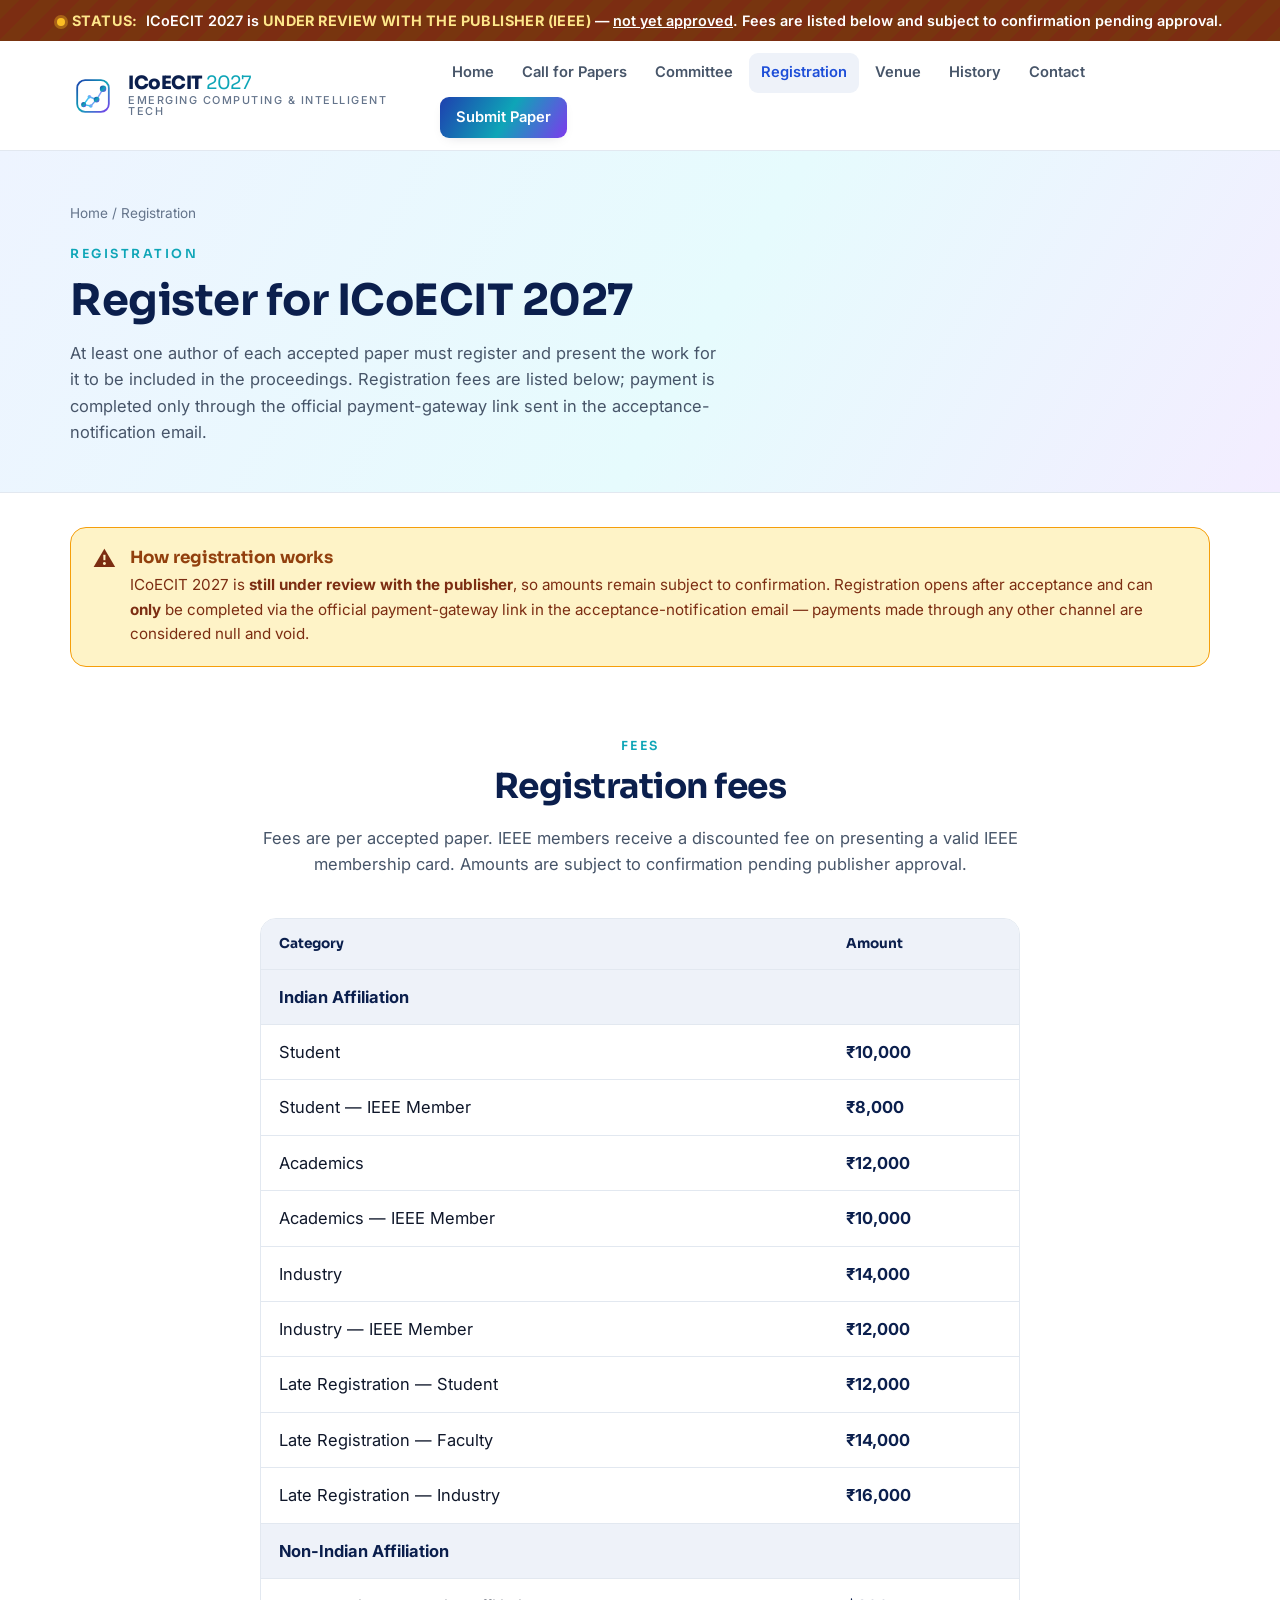
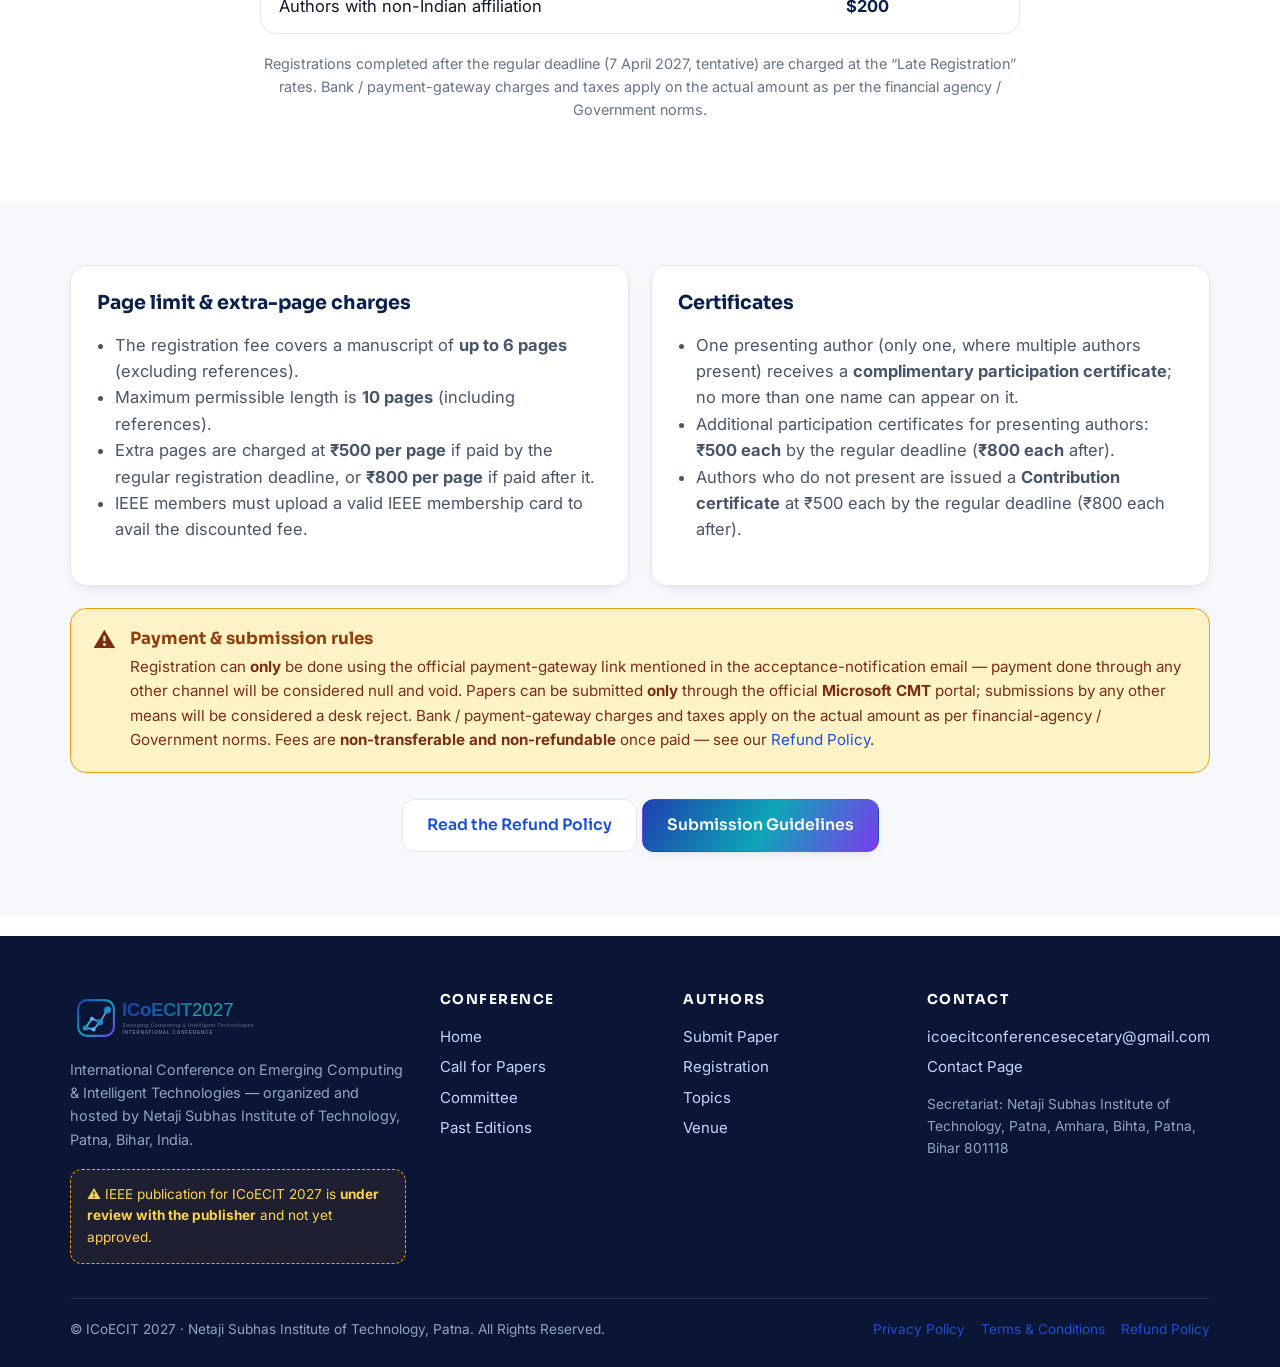
<file: registration.html>
<!DOCTYPE html>
<html lang="en">
<head>
<meta charset="UTF-8">
<meta name="viewport" content="width=device-width, initial-scale=1.0">
<title>Registration &amp; Fees | ICoECIT 2027</title>
<meta name="description" content="ICoECIT 2027 registration fees for Indian and international authors, IEEE-member discounts, extra-page and certificate charges. Payment via official gateway link; paper submission via Microsoft CMT.">
<link rel="icon" type="image/svg+xml" href="assets/img/favicon.svg">
<link rel="preconnect" href="https://fonts.googleapis.com">
<link rel="preconnect" href="https://fonts.gstatic.com" crossorigin>
<link href="https://fonts.googleapis.com/css2?family=Inter:wght@400;500;600;700&family=Sora:wght@300;400;600;700;800&display=swap" rel="stylesheet">
<link rel="stylesheet" href="assets/css/style.css">
<!-- SEO -->
<meta name="keywords" content="ICoECIT 2027, ICoECIT, International Conference on Emerging Computing and Intelligent Technologies, IEEE conference 2027, IEEE international conference, IEEE conference India, emerging computing conference, intelligent technologies conference, artificial intelligence conference 2027, machine learning conference, IoT conference, cybersecurity conference, VLSI conference, embedded systems conference, blockchain conference, 5G 6G conference, smart cities conference, computing conference India, engineering conference Patna, NSIT Patna conference, Netaji Subhas Institute of Technology, IEEE paper format, Microsoft CMT, call for papers 2027, conference registration, registration fees, IEEE member discount, author registration, conference fees India, extra page charges">
<meta name="author" content="ICoECIT 2027 — Netaji Subhas Institute of Technology, Patna">
<meta name="robots" content="index, follow">
<meta name="theme-color" content="#0b1f4d">
<link rel="canonical" href="https://icoecit.github.io/icoecit2027/registration.html">
<meta property="og:type" content="website">
<meta property="og:site_name" content="ICoECIT 2027">
<meta property="og:title" content="Registration &amp; Fees | ICoECIT 2027">
<meta property="og:description" content="ICoECIT 2027 registration fees for Indian and international authors, IEEE-member discounts, extra-page and certificate charges. Payment via official gateway link; paper submission via Microsoft CMT.">
<meta property="og:url" content="https://icoecit.github.io/icoecit2027/registration.html">
<meta property="og:image" content="https://icoecit.github.io/icoecit2027/assets/img/og-image.png">
<meta property="og:image:width" content="1200">
<meta property="og:image:height" content="630">
<meta property="og:image:alt" content="ICoECIT 2027 — International Conference on Emerging Computing and Intelligent Technologies">
<meta name="twitter:card" content="summary_large_image">
<meta name="twitter:title" content="Registration &amp; Fees | ICoECIT 2027">
<meta name="twitter:description" content="ICoECIT 2027 registration fees for Indian and international authors, IEEE-member discounts, extra-page and certificate charges. Payment via official gateway link; paper submission via Microsoft CMT.">
<meta name="twitter:image" content="https://icoecit.github.io/icoecit2027/assets/img/og-image.png">
<script type="application/ld+json">
{"@context": "https://schema.org","@type": "BreadcrumbList","itemListElement": [{"@type": "ListItem","position": 1,"name": "Home","item": "https://icoecit.github.io/icoecit2027/"},{"@type": "ListItem","position": 2,"name": "Registration","item": "https://icoecit.github.io/icoecit2027/registration.html"}]}
</script>
</head>
<body>

<div class="review-bar">
  <span class="dot"></span><strong>Status:</strong>&nbsp; ICoECIT&nbsp;2027 is <strong>under review with the publisher (IEEE)</strong> — <u>not yet approved</u>. Fees are listed below and subject to confirmation pending approval.
</div>

<header class="site-header">
  <div class="container nav">
    <a class="brand" href="./" aria-label="ICoECIT 2027 home">
      <img src="assets/img/logo-mark.svg" alt="ICoECIT emblem">
      <span class="brand-txt">ICoECIT&nbsp;<span>2027</span><small>Emerging Computing &amp; Intelligent Tech</small></span>
    </a>
    <button class="nav-toggle" aria-label="Menu" onclick="document.getElementById('nav').classList.toggle('open')">☰</button>
    <ul class="nav-links" id="nav">
      <li><a href="./">Home</a></li>
      <li><a href="call-for-papers.html">Call for Papers</a></li>
      <li><a href="committee.html">Committee</a></li>
      <li><a href="registration.html" class="active">Registration</a></li>
      <li><a href="venue.html">Venue</a></li>
      <li><a href="history.html">History</a></li>
      <li><a href="contact.html">Contact</a></li>
      <li><a href="call-for-papers.html#submit" class="nav-cta">Submit Paper</a></li>
    </ul>
  </div>
</header>

<div class="page-hero">
  <div class="container">
    <div class="breadcrumb"><a href="./">Home</a> / Registration</div>
    <span class="eyebrow">Registration</span>
    <h1>Register for ICoECIT 2027</h1>
    <p>At least one author of each accepted paper must register and present the work for it to be included in the proceedings. Registration fees are listed below; payment is completed only through the official payment-gateway link sent in the acceptance-notification email.</p>
  </div>
</div>

<section style="padding:34px 0 0">
  <div class="container">
    <div class="notice">
      <span class="ic">⚠️</span>
      <div>
        <h3>How registration works</h3>
        <p>ICoECIT&nbsp;2027 is <strong>still under review with the publisher</strong>, so amounts remain subject to confirmation. Registration opens after acceptance and can <strong>only</strong> be completed via the official payment-gateway link in the acceptance-notification email — payments made through any other channel are considered null and void.</p>
      </div>
    </div>
  </div>
</section>

<section id="fees">
  <div class="container">
    <div class="section-head">
      <span class="eyebrow">Fees</span>
      <h2>Registration fees</h2>
      <p>Fees are per accepted paper. IEEE members receive a discounted fee on presenting a valid IEEE membership card. Amounts are subject to confirmation pending publisher approval.</p>
    </div>
    <div class="table-wrap" style="max-width:760px;margin-inline:auto">
      <table>
        <thead><tr><th>Category</th><th>Amount</th></tr></thead>
        <tbody>
          <tr><td colspan="2" style="background:var(--bg-softer);font-weight:700;color:var(--navy)">Indian Affiliation</td></tr>
          <tr><td>Student</td><td><span class="fee">&#8377;10,000</span></td></tr>
          <tr><td>Student — IEEE Member</td><td><span class="fee">&#8377;8,000</span></td></tr>
          <tr><td>Academics</td><td><span class="fee">&#8377;12,000</span></td></tr>
          <tr><td>Academics — IEEE Member</td><td><span class="fee">&#8377;10,000</span></td></tr>
          <tr><td>Industry</td><td><span class="fee">&#8377;14,000</span></td></tr>
          <tr><td>Industry — IEEE Member</td><td><span class="fee">&#8377;12,000</span></td></tr>
          <tr><td>Late Registration — Student</td><td><span class="fee">&#8377;12,000</span></td></tr>
          <tr><td>Late Registration — Faculty</td><td><span class="fee">&#8377;14,000</span></td></tr>
          <tr><td>Late Registration — Industry</td><td><span class="fee">&#8377;16,000</span></td></tr>
          <tr><td colspan="2" style="background:var(--bg-softer);font-weight:700;color:var(--navy)">Non-Indian Affiliation</td></tr>
          <tr><td>Authors with non-Indian affiliation</td><td><span class="fee">$200</span></td></tr>
        </tbody>
      </table>
    </div>
    <p class="center muted" style="margin-top:18px;font-size:.9rem;max-width:760px;margin-inline:auto">Registrations completed after the regular deadline (7&nbsp;April&nbsp;2027, tentative) are charged at the “Late Registration” rates. Bank / payment-gateway charges and taxes apply on the actual amount as per the financial agency / Government norms.</p>
  </div>
</section>

<section class="alt">
  <div class="container">
    <div class="grid g-2" style="align-items:start">
      <div class="card">
        <h3>Page limit &amp; extra-page charges</h3>
        <ul style="color:var(--slate);padding-left:1.1em">
          <li>The registration fee covers a manuscript of <strong>up to 6 pages</strong> (excluding references).</li>
          <li>Maximum permissible length is <strong>10 pages</strong> (including references).</li>
          <li>Extra pages are charged at <strong>&#8377;500 per page</strong> if paid by the regular registration deadline, or <strong>&#8377;800 per page</strong> if paid after it.</li>
          <li>IEEE members must upload a valid IEEE membership card to avail the discounted fee.</li>
        </ul>
      </div>
      <div class="card">
        <h3>Certificates</h3>
        <ul style="color:var(--slate);padding-left:1.1em">
          <li>One presenting author (only one, where multiple authors present) receives a <strong>complimentary participation certificate</strong>; no more than one name can appear on it.</li>
          <li>Additional participation certificates for presenting authors: <strong>&#8377;500 each</strong> by the regular deadline (<strong>&#8377;800 each</strong> after).</li>
          <li>Authors who do not present are issued a <strong>Contribution certificate</strong> at &#8377;500 each by the regular deadline (&#8377;800 each after).</li>
        </ul>
      </div>
    </div>
    <div class="notice" style="margin-top:22px">
      <span class="ic">⚠️</span>
      <div>
        <h3>Payment &amp; submission rules</h3>
        <p style="margin:0">Registration can <strong>only</strong> be done using the official payment-gateway link mentioned in the acceptance-notification email — payment done through any other channel will be considered null and void. Papers can be submitted <strong>only</strong> through the official <strong>Microsoft CMT</strong> portal; submissions by any other means will be considered a desk reject. Bank / payment-gateway charges and taxes apply on the actual amount as per financial-agency / Government norms. Fees are <strong>non-transferable and non-refundable</strong> once paid — see our <a href="refund-policy.html">Refund Policy</a>.</p>
      </div>
    </div>
    <div class="center" style="margin-top:26px">
      <a class="btn btn-outline" href="refund-policy.html">Read the Refund Policy</a>
      <a class="btn btn-primary" href="call-for-papers.html#submit">Submission Guidelines</a>
    </div>
  </div>
</section>

<footer class="site-footer">
  <div class="container">
    <div class="footer-grid">
      <div class="footer-brand">
        <img src="assets/img/logo.svg" alt="ICoECIT 2027" style="height:52px">
        <p>International Conference on Emerging Computing &amp; Intelligent Technologies — organized and hosted by Netaji Subhas Institute of Technology, Patna, Bihar, India.</p>
        <div class="footer-review">⚠️ IEEE publication for ICoECIT&nbsp;2027 is <strong>under review with the publisher</strong> and not yet approved.</div>
      </div>
      <div><h4>Conference</h4>
        <a href="./">Home</a><a href="call-for-papers.html">Call for Papers</a><a href="committee.html">Committee</a><a href="history.html">Past Editions</a></div>
      <div><h4>Authors</h4>
        <a href="call-for-papers.html#submit">Submit Paper</a><a href="registration.html">Registration</a><a href="call-for-papers.html#topics">Topics</a><a href="venue.html">Venue</a></div>
      <div><h4>Contact</h4>
        <a href="mailto:icoecitconferencesecetary@gmail.com">icoecitconferencesecetary@gmail.com</a><a href="contact.html">Contact Page</a>
        <p style="color:#94a3b8;font-size:.86rem;margin-top:10px">Secretariat: Netaji Subhas Institute of Technology, Patna, Amhara, Bihta, Patna, Bihar 801118</p></div>
    </div>
    <div class="footer-bottom">
      <span>© ICoECIT 2027 · Netaji Subhas Institute of Technology, Patna. All Rights Reserved.</span>
      <span style="display:flex;gap:16px;flex-wrap:wrap">
        <a href="privacy.html">Privacy Policy</a>
        <a href="terms.html">Terms &amp; Conditions</a>
        <a href="refund-policy.html">Refund Policy</a>
      </span>
    </div>
  </div>
</footer>

</body>
</html>
</file>
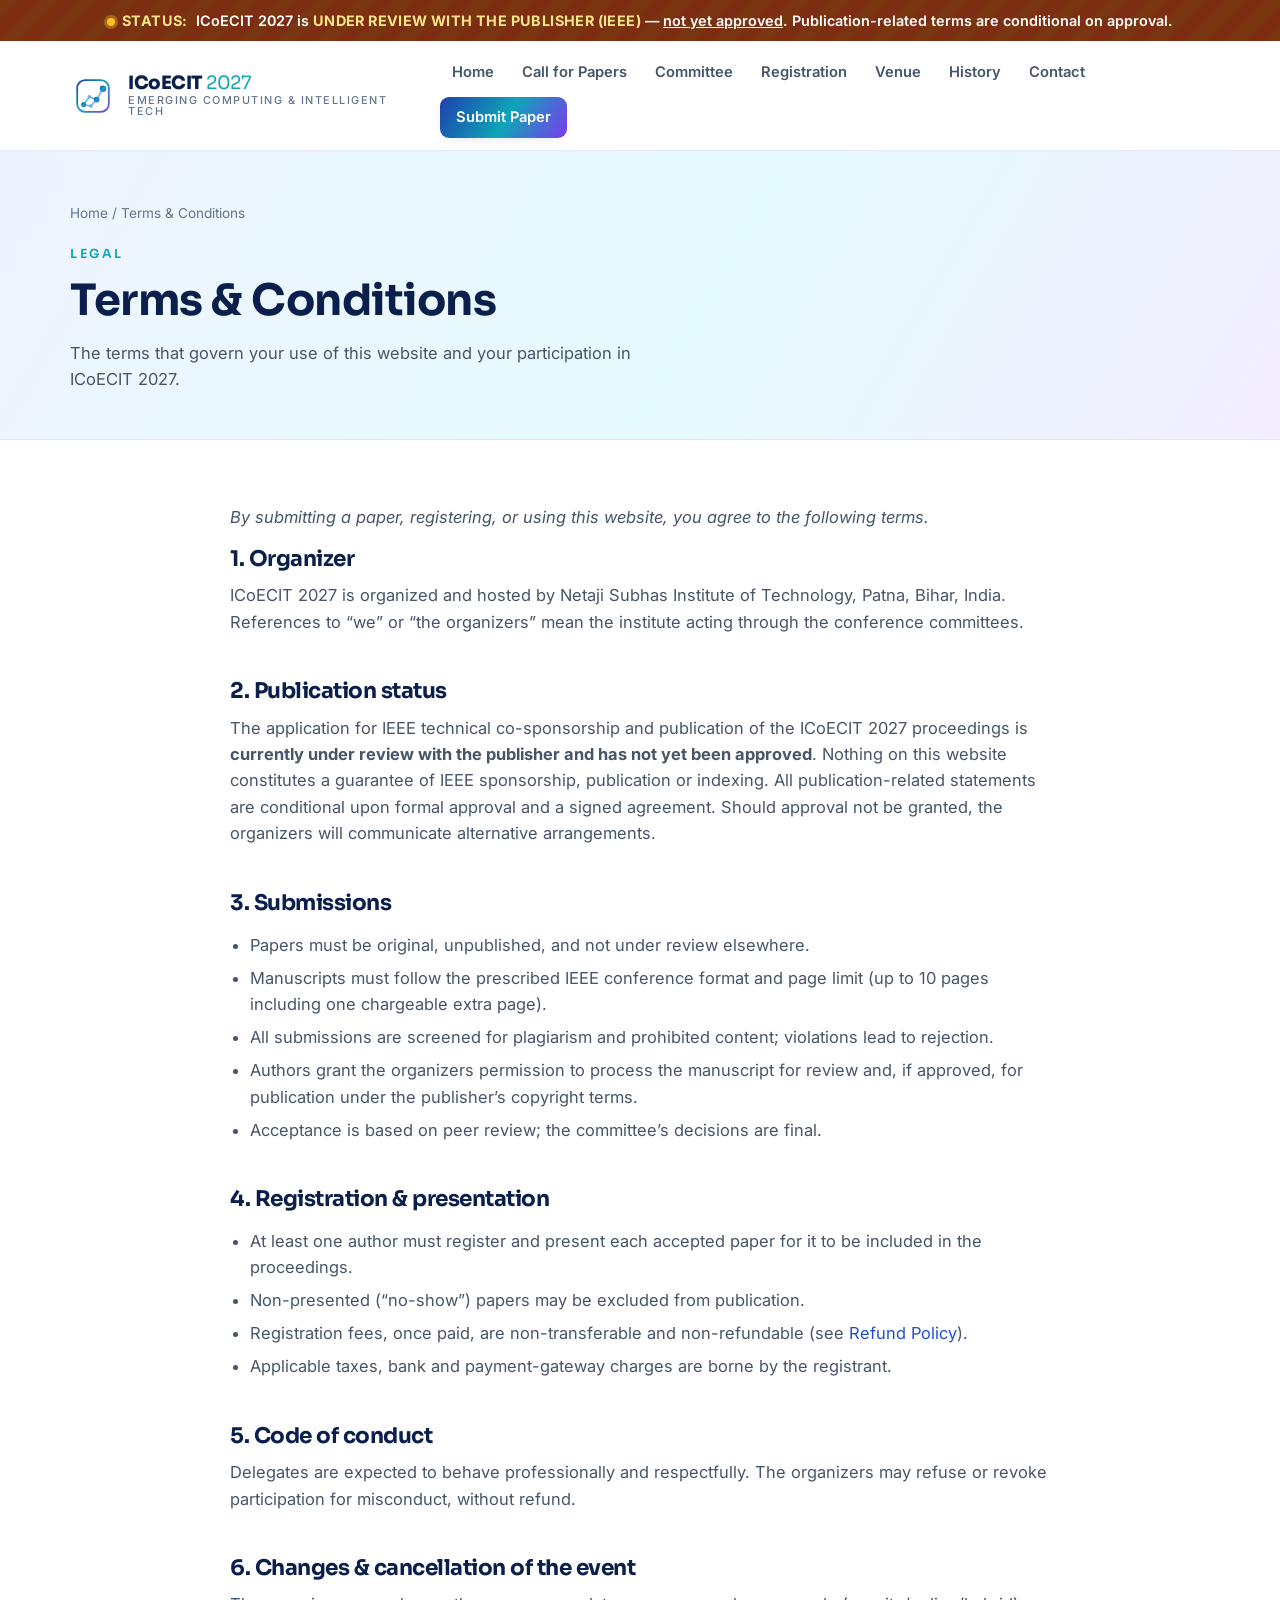
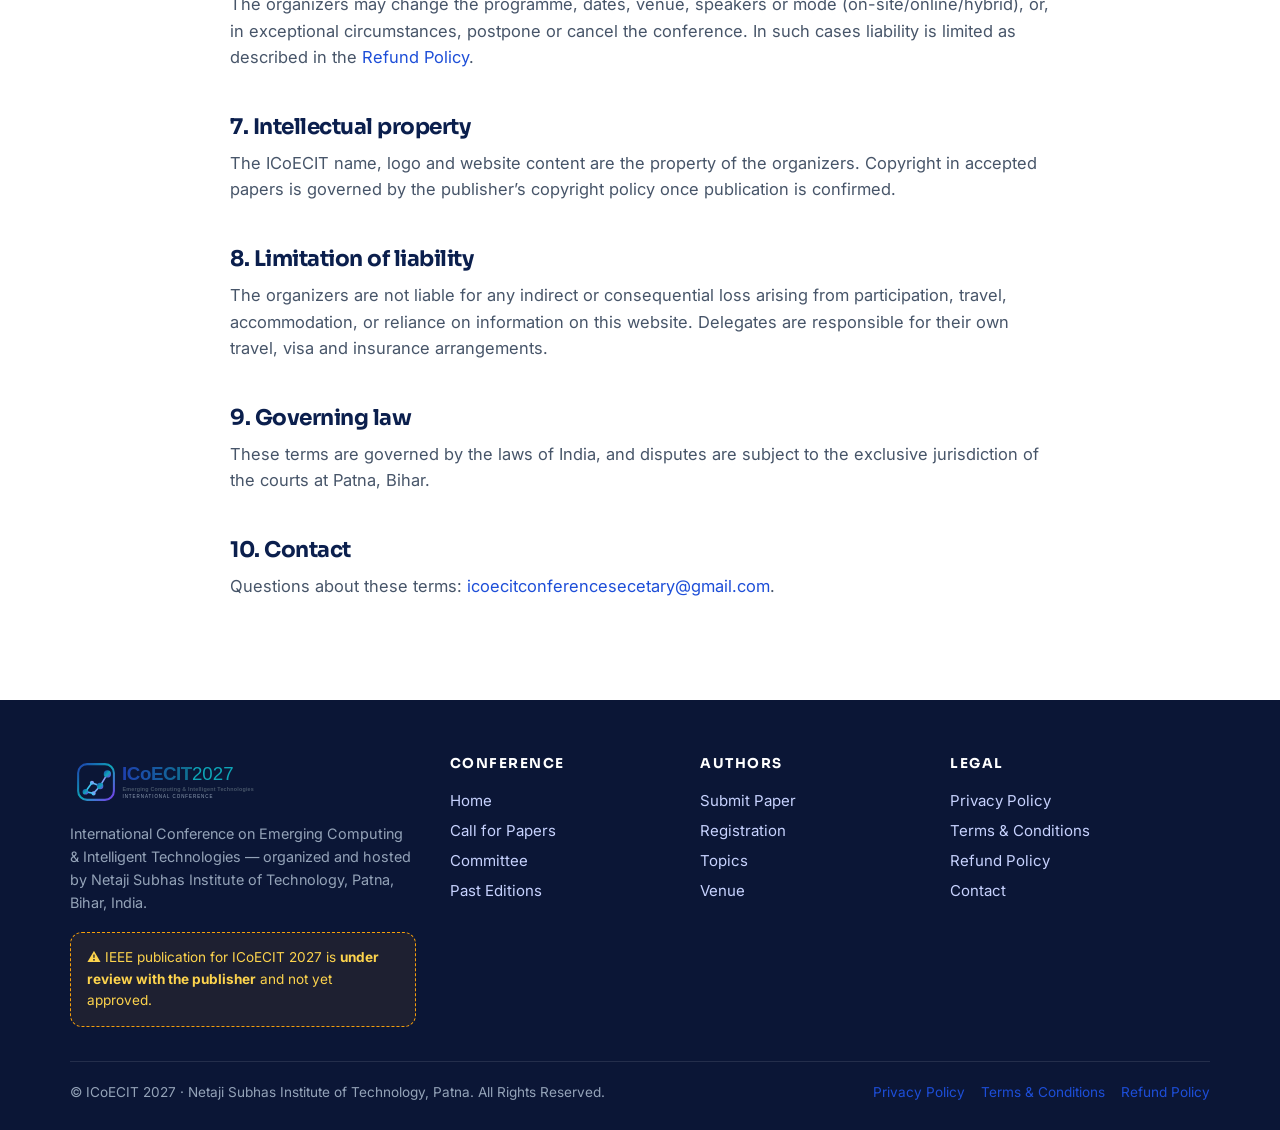
<file: terms.html>
<!DOCTYPE html>
<html lang="en">
<head>
<meta charset="UTF-8">
<meta name="viewport" content="width=device-width, initial-scale=1.0">
<title>Terms &amp; Conditions | ICoECIT 2027</title>
<meta name="description" content="Terms and Conditions for participation, submission and registration at ICoECIT 2027.">
<link rel="icon" type="image/svg+xml" href="assets/img/favicon.svg">
<link rel="preconnect" href="https://fonts.googleapis.com">
<link rel="preconnect" href="https://fonts.gstatic.com" crossorigin>
<link href="https://fonts.googleapis.com/css2?family=Inter:wght@400;500;600;700&family=Sora:wght@300;400;600;700;800&display=swap" rel="stylesheet">
<link rel="stylesheet" href="assets/css/style.css">
<style>
.legal{max-width:820px}
.legal h2{margin-top:2em;font-size:1.35rem}
.legal h2:first-of-type{margin-top:0}
.legal ul{padding-left:1.2em;color:var(--slate)}
.legal li{margin-bottom:.4em}
.legal p{color:var(--slate)}
</style>
<!-- SEO -->
<meta name="keywords" content="ICoECIT 2027, ICoECIT, International Conference on Emerging Computing and Intelligent Technologies, IEEE conference 2027, IEEE international conference, IEEE conference India, emerging computing conference, intelligent technologies conference, artificial intelligence conference 2027, machine learning conference, IoT conference, cybersecurity conference, VLSI conference, embedded systems conference, blockchain conference, 5G 6G conference, smart cities conference, computing conference India, engineering conference Patna, NSIT Patna conference, Netaji Subhas Institute of Technology, IEEE paper format, Microsoft CMT, call for papers 2027, terms and conditions, conference terms">
<meta name="author" content="ICoECIT 2027 — Netaji Subhas Institute of Technology, Patna">
<meta name="robots" content="index, follow">
<meta name="theme-color" content="#0b1f4d">
<link rel="canonical" href="https://icoecit.github.io/icoecit2027/terms.html">
<meta property="og:type" content="website">
<meta property="og:site_name" content="ICoECIT 2027">
<meta property="og:title" content="Terms &amp; Conditions | ICoECIT 2027">
<meta property="og:description" content="Terms and Conditions for participation, submission and registration at ICoECIT 2027.">
<meta property="og:url" content="https://icoecit.github.io/icoecit2027/terms.html">
<meta property="og:image" content="https://icoecit.github.io/icoecit2027/assets/img/og-image.png">
<meta property="og:image:width" content="1200">
<meta property="og:image:height" content="630">
<meta property="og:image:alt" content="ICoECIT 2027 — International Conference on Emerging Computing and Intelligent Technologies">
<meta name="twitter:card" content="summary_large_image">
<meta name="twitter:title" content="Terms &amp; Conditions | ICoECIT 2027">
<meta name="twitter:description" content="Terms and Conditions for participation, submission and registration at ICoECIT 2027.">
<meta name="twitter:image" content="https://icoecit.github.io/icoecit2027/assets/img/og-image.png">
<script type="application/ld+json">
{"@context": "https://schema.org","@type": "BreadcrumbList","itemListElement": [{"@type": "ListItem","position": 1,"name": "Home","item": "https://icoecit.github.io/icoecit2027/"},{"@type": "ListItem","position": 2,"name": "Terms & Conditions","item": "https://icoecit.github.io/icoecit2027/terms.html"}]}
</script>
</head>
<body>

<div class="review-bar">
  <span class="dot"></span><strong>Status:</strong>&nbsp; ICoECIT&nbsp;2027 is <strong>under review with the publisher (IEEE)</strong> — <u>not yet approved</u>. Publication-related terms are conditional on approval.
</div>

<header class="site-header">
  <div class="container nav">
    <a class="brand" href="./" aria-label="ICoECIT 2027 home">
      <img src="assets/img/logo-mark.svg" alt="ICoECIT emblem">
      <span class="brand-txt">ICoECIT&nbsp;<span>2027</span><small>Emerging Computing &amp; Intelligent Tech</small></span>
    </a>
    <button class="nav-toggle" aria-label="Menu" onclick="document.getElementById('nav').classList.toggle('open')">☰</button>
    <ul class="nav-links" id="nav">
      <li><a href="./">Home</a></li>
      <li><a href="call-for-papers.html">Call for Papers</a></li>
      <li><a href="committee.html">Committee</a></li>
      <li><a href="registration.html">Registration</a></li>
      <li><a href="venue.html">Venue</a></li>
      <li><a href="history.html">History</a></li>
      <li><a href="contact.html">Contact</a></li>
      <li><a href="call-for-papers.html#submit" class="nav-cta">Submit Paper</a></li>
    </ul>
  </div>
</header>

<div class="page-hero">
  <div class="container">
    <div class="breadcrumb"><a href="./">Home</a> / Terms &amp; Conditions</div>
    <span class="eyebrow">Legal</span>
    <h1>Terms &amp; Conditions</h1>
    <p>The terms that govern your use of this website and your participation in ICoECIT&nbsp;2027.</p>
  </div>
</div>

<section>
  <div class="container legal">
    <p class="muted"><em>By submitting a paper, registering, or using this website, you agree to the following terms.</em></p>

    <h2>1. Organizer</h2>
    <p>ICoECIT&nbsp;2027 is organized and hosted by Netaji Subhas Institute of Technology, Patna, Bihar, India. References to “we” or “the organizers” mean the institute acting through the conference committees.</p>

    <h2>2. Publication status</h2>
    <p>The application for IEEE technical co-sponsorship and publication of the ICoECIT&nbsp;2027 proceedings is <strong>currently under review with the publisher and has not yet been approved</strong>. Nothing on this website constitutes a guarantee of IEEE sponsorship, publication or indexing. All publication-related statements are conditional upon formal approval and a signed agreement. Should approval not be granted, the organizers will communicate alternative arrangements.</p>

    <h2>3. Submissions</h2>
    <ul>
      <li>Papers must be original, unpublished, and not under review elsewhere.</li>
      <li>Manuscripts must follow the prescribed IEEE conference format and page limit (up to 10 pages including one chargeable extra page).</li>
      <li>All submissions are screened for plagiarism and prohibited content; violations lead to rejection.</li>
      <li>Authors grant the organizers permission to process the manuscript for review and, if approved, for publication under the publisher’s copyright terms.</li>
      <li>Acceptance is based on peer review; the committee’s decisions are final.</li>
    </ul>

    <h2>4. Registration &amp; presentation</h2>
    <ul>
      <li>At least one author must register and present each accepted paper for it to be included in the proceedings.</li>
      <li>Non-presented (“no-show”) papers may be excluded from publication.</li>
      <li>Registration fees, once paid, are non-transferable and non-refundable (see <a href="refund-policy.html">Refund Policy</a>).</li>
      <li>Applicable taxes, bank and payment-gateway charges are borne by the registrant.</li>
    </ul>

    <h2>5. Code of conduct</h2>
    <p>Delegates are expected to behave professionally and respectfully. The organizers may refuse or revoke participation for misconduct, without refund.</p>

    <h2>6. Changes &amp; cancellation of the event</h2>
    <p>The organizers may change the programme, dates, venue, speakers or mode (on-site/online/hybrid), or, in exceptional circumstances, postpone or cancel the conference. In such cases liability is limited as described in the <a href="refund-policy.html">Refund Policy</a>.</p>

    <h2>7. Intellectual property</h2>
    <p>The ICoECIT name, logo and website content are the property of the organizers. Copyright in accepted papers is governed by the publisher’s copyright policy once publication is confirmed.</p>

    <h2>8. Limitation of liability</h2>
    <p>The organizers are not liable for any indirect or consequential loss arising from participation, travel, accommodation, or reliance on information on this website. Delegates are responsible for their own travel, visa and insurance arrangements.</p>

    <h2>9. Governing law</h2>
    <p>These terms are governed by the laws of India, and disputes are subject to the exclusive jurisdiction of the courts at Patna, Bihar.</p>

    <h2>10. Contact</h2>
    <p>Questions about these terms: <a href="mailto:icoecitconferencesecetary@gmail.com">icoecitconferencesecetary@gmail.com</a>.</p>
  </div>
</section>

<footer class="site-footer">
  <div class="container">
    <div class="footer-grid">
      <div class="footer-brand">
        <img src="assets/img/logo.svg" alt="ICoECIT 2027" style="height:52px">
        <p>International Conference on Emerging Computing &amp; Intelligent Technologies — organized and hosted by Netaji Subhas Institute of Technology, Patna, Bihar, India.</p>
        <div class="footer-review">⚠️ IEEE publication for ICoECIT&nbsp;2027 is <strong>under review with the publisher</strong> and not yet approved.</div>
      </div>
      <div><h4>Conference</h4>
        <a href="./">Home</a><a href="call-for-papers.html">Call for Papers</a><a href="committee.html">Committee</a><a href="history.html">Past Editions</a></div>
      <div><h4>Authors</h4>
        <a href="call-for-papers.html#submit">Submit Paper</a><a href="registration.html">Registration</a><a href="call-for-papers.html#topics">Topics</a><a href="venue.html">Venue</a></div>
      <div><h4>Legal</h4>
        <a href="privacy.html">Privacy Policy</a><a href="terms.html">Terms &amp; Conditions</a><a href="refund-policy.html">Refund Policy</a><a href="contact.html">Contact</a></div>
    </div>
    <div class="footer-bottom">
      <span>© ICoECIT 2027 · Netaji Subhas Institute of Technology, Patna. All Rights Reserved.</span>
      <span style="display:flex;gap:16px;flex-wrap:wrap">
        <a href="privacy.html">Privacy Policy</a>
        <a href="terms.html">Terms &amp; Conditions</a>
        <a href="refund-policy.html">Refund Policy</a>
      </span>
    </div>
  </div>
</footer>

</body>
</html>
</file>
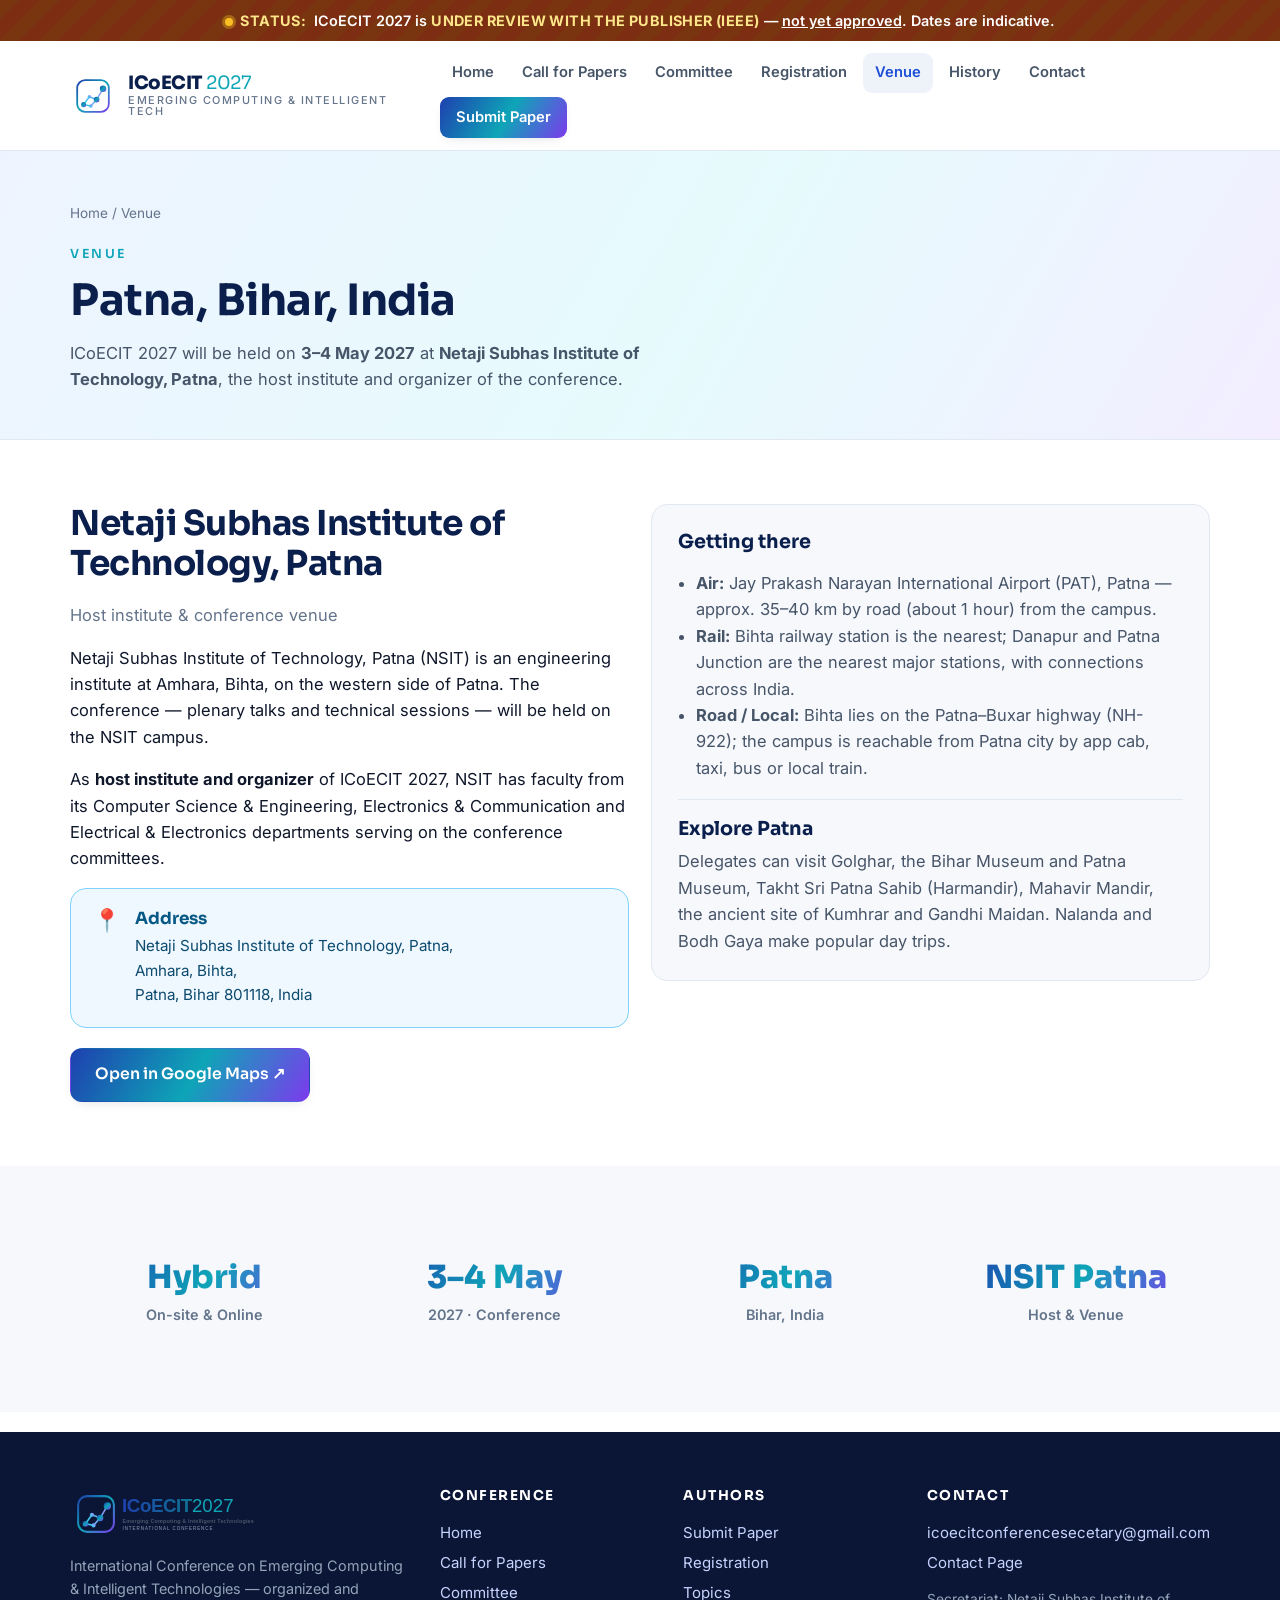
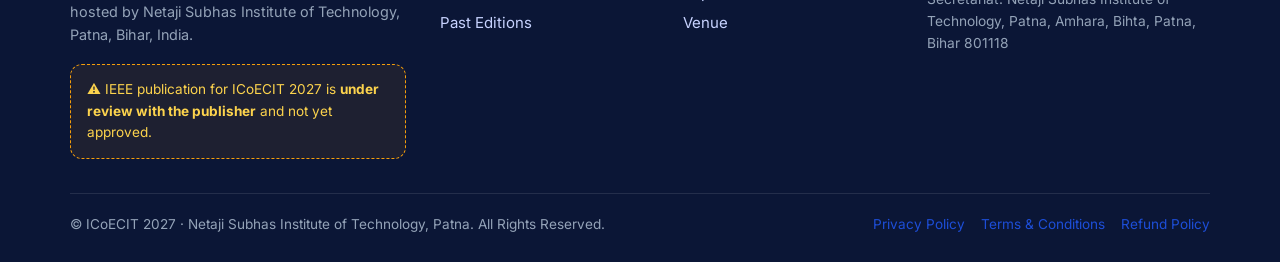
<file: venue.html>
<!DOCTYPE html>
<html lang="en">
<head>
<meta charset="UTF-8">
<meta name="viewport" content="width=device-width, initial-scale=1.0">
<title>Venue — Netaji Subhas Institute of Technology, Patna | ICoECIT 2027</title>
<meta name="description" content="ICoECIT 2027 venue: Netaji Subhas Institute of Technology, Patna (Bihta campus), Bihar, India, on 3–4 May 2027. Travel, how to reach and local attractions.">
<link rel="icon" type="image/svg+xml" href="assets/img/favicon.svg">
<link rel="preconnect" href="https://fonts.googleapis.com">
<link rel="preconnect" href="https://fonts.gstatic.com" crossorigin>
<link href="https://fonts.googleapis.com/css2?family=Inter:wght@400;500;600;700&family=Sora:wght@300;400;600;700;800&display=swap" rel="stylesheet">
<link rel="stylesheet" href="assets/css/style.css">
<!-- SEO -->
<meta name="keywords" content="ICoECIT 2027, ICoECIT, International Conference on Emerging Computing and Intelligent Technologies, IEEE conference 2027, IEEE international conference, IEEE conference India, emerging computing conference, intelligent technologies conference, artificial intelligence conference 2027, machine learning conference, IoT conference, cybersecurity conference, VLSI conference, embedded systems conference, blockchain conference, 5G 6G conference, smart cities conference, computing conference India, engineering conference Patna, NSIT Patna conference, Netaji Subhas Institute of Technology, IEEE paper format, Microsoft CMT, call for papers 2027, conference venue Patna, NSIT Patna, NSIT Bihta, conference Bihar, Patna conference 2027, how to reach">
<meta name="author" content="ICoECIT 2027 — Netaji Subhas Institute of Technology, Patna">
<meta name="robots" content="index, follow">
<meta name="theme-color" content="#0b1f4d">
<link rel="canonical" href="https://icoecit.github.io/icoecit2027/venue.html">
<meta property="og:type" content="website">
<meta property="og:site_name" content="ICoECIT 2027">
<meta property="og:title" content="Venue — Netaji Subhas Institute of Technology, Patna | ICoECIT 2027">
<meta property="og:description" content="ICoECIT 2027 venue: Netaji Subhas Institute of Technology, Patna (Bihta campus), Bihar, India, on 3–4 May 2027. Travel, how to reach and local attractions.">
<meta property="og:url" content="https://icoecit.github.io/icoecit2027/venue.html">
<meta property="og:image" content="https://icoecit.github.io/icoecit2027/assets/img/og-image.png">
<meta property="og:image:width" content="1200">
<meta property="og:image:height" content="630">
<meta property="og:image:alt" content="ICoECIT 2027 — International Conference on Emerging Computing and Intelligent Technologies">
<meta name="twitter:card" content="summary_large_image">
<meta name="twitter:title" content="Venue — Netaji Subhas Institute of Technology, Patna | ICoECIT 2027">
<meta name="twitter:description" content="ICoECIT 2027 venue: Netaji Subhas Institute of Technology, Patna (Bihta campus), Bihar, India, on 3–4 May 2027. Travel, how to reach and local attractions.">
<meta name="twitter:image" content="https://icoecit.github.io/icoecit2027/assets/img/og-image.png">
<script type="application/ld+json">
{"@context": "https://schema.org","@type": "BreadcrumbList","itemListElement": [{"@type": "ListItem","position": 1,"name": "Home","item": "https://icoecit.github.io/icoecit2027/"},{"@type": "ListItem","position": 2,"name": "Venue","item": "https://icoecit.github.io/icoecit2027/venue.html"}]}
</script>
</head>
<body>

<div class="review-bar">
  <span class="dot"></span><strong>Status:</strong>&nbsp; ICoECIT&nbsp;2027 is <strong>under review with the publisher (IEEE)</strong> — <u>not yet approved</u>. Dates are indicative.
</div>

<header class="site-header">
  <div class="container nav">
    <a class="brand" href="./" aria-label="ICoECIT 2027 home">
      <img src="assets/img/logo-mark.svg" alt="ICoECIT emblem">
      <span class="brand-txt">ICoECIT&nbsp;<span>2027</span><small>Emerging Computing &amp; Intelligent Tech</small></span>
    </a>
    <button class="nav-toggle" aria-label="Menu" onclick="document.getElementById('nav').classList.toggle('open')">☰</button>
    <ul class="nav-links" id="nav">
      <li><a href="./">Home</a></li>
      <li><a href="call-for-papers.html">Call for Papers</a></li>
      <li><a href="committee.html">Committee</a></li>
      <li><a href="registration.html">Registration</a></li>
      <li><a href="venue.html" class="active">Venue</a></li>
      <li><a href="history.html">History</a></li>
      <li><a href="contact.html">Contact</a></li>
      <li><a href="call-for-papers.html#submit" class="nav-cta">Submit Paper</a></li>
    </ul>
  </div>
</header>

<div class="page-hero">
  <div class="container">
    <div class="breadcrumb"><a href="./">Home</a> / Venue</div>
    <span class="eyebrow">Venue</span>
    <h1>Patna, Bihar, India</h1>
    <p>ICoECIT&nbsp;2027 will be held on <strong>3–4 May 2027</strong> at <strong>Netaji Subhas Institute of Technology, Patna</strong>, the host institute and organizer of the conference.</p>
  </div>
</div>

<section>
  <div class="container">
    <div class="grid g-2" style="align-items:start">
      <div>
        <h2>Netaji Subhas Institute of Technology, Patna</h2>
        <p class="muted">Host institute &amp; conference venue</p>
        <p>Netaji Subhas Institute of Technology, Patna (NSIT) is an engineering institute at Amhara, Bihta, on the western side of Patna. The conference — plenary talks and technical sessions — will be held on the NSIT campus.</p>
        <p>As <strong>host institute and organizer</strong> of ICoECIT&nbsp;2027, NSIT has faculty from its Computer Science &amp; Engineering, Electronics &amp; Communication and Electrical &amp; Electronics departments serving on the conference committees.</p>
        <div class="notice info" style="margin-top:8px">
          <span class="ic">📍</span>
          <div>
            <h3>Address</h3>
            <p>Netaji Subhas Institute of Technology, Patna,<br>Amhara, Bihta,<br>Patna, Bihar 801118, India</p>
          </div>
        </div>
        <div class="lead-row" style="margin-top:20px">
          <a class="btn btn-primary" href="https://www.google.com/maps/search/?api=1&query=Netaji+Subhas+Institute+of+Technology+Bihta+Patna" target="_blank" rel="noopener">Open in Google Maps ↗</a>
        </div>
      </div>
      <div class="card soft">
        <h3>Getting there</h3>
        <ul style="color:var(--slate);padding-left:1.1em">
          <li><strong>Air:</strong> Jay Prakash Narayan International Airport (PAT), Patna — approx. 35–40 km by road (about 1 hour) from the campus.</li>
          <li><strong>Rail:</strong> Bihta railway station is the nearest; Danapur and Patna Junction are the nearest major stations, with connections across India.</li>
          <li><strong>Road / Local:</strong> Bihta lies on the Patna–Buxar highway (NH-922); the campus is reachable from Patna city by app cab, taxi, bus or local train.</li>
        </ul>
        <hr class="divider" style="margin:18px 0">
        <h3>Explore Patna</h3>
        <p style="color:var(--slate)">Delegates can visit Golghar, the Bihar Museum and Patna Museum, Takht Sri Patna Sahib (Harmandir), Mahavir Mandir, the ancient site of Kumhrar and Gandhi Maidan. Nalanda and Bodh Gaya make popular day trips.</p>
      </div>
    </div>
  </div>
</section>

<section class="alt">
  <div class="container center">
    <div class="grid g-4">
      <div class="stat"><div class="n">Hybrid</div><div class="l">On-site &amp; Online</div></div>
      <div class="stat"><div class="n">3–4 May</div><div class="l">2027 · Conference</div></div>
      <div class="stat"><div class="n">Patna</div><div class="l">Bihar, India</div></div>
      <div class="stat"><div class="n">NSIT Patna</div><div class="l">Host &amp; Venue</div></div>
    </div>
  </div>
</section>

<footer class="site-footer">
  <div class="container">
    <div class="footer-grid">
      <div class="footer-brand">
        <img src="assets/img/logo.svg" alt="ICoECIT 2027" style="height:52px">
        <p>International Conference on Emerging Computing &amp; Intelligent Technologies — organized and hosted by Netaji Subhas Institute of Technology, Patna, Bihar, India.</p>
        <div class="footer-review">⚠️ IEEE publication for ICoECIT&nbsp;2027 is <strong>under review with the publisher</strong> and not yet approved.</div>
      </div>
      <div><h4>Conference</h4>
        <a href="./">Home</a><a href="call-for-papers.html">Call for Papers</a><a href="committee.html">Committee</a><a href="history.html">Past Editions</a></div>
      <div><h4>Authors</h4>
        <a href="call-for-papers.html#submit">Submit Paper</a><a href="registration.html">Registration</a><a href="call-for-papers.html#topics">Topics</a><a href="venue.html">Venue</a></div>
      <div><h4>Contact</h4>
        <a href="mailto:icoecitconferencesecetary@gmail.com">icoecitconferencesecetary@gmail.com</a><a href="contact.html">Contact Page</a>
        <p style="color:#94a3b8;font-size:.86rem;margin-top:10px">Secretariat: Netaji Subhas Institute of Technology, Patna, Amhara, Bihta, Patna, Bihar 801118</p></div>
    </div>
    <div class="footer-bottom">
      <span>© ICoECIT 2027 · Netaji Subhas Institute of Technology, Patna. All Rights Reserved.</span>
      <span style="display:flex;gap:16px;flex-wrap:wrap">
        <a href="privacy.html">Privacy Policy</a>
        <a href="terms.html">Terms &amp; Conditions</a>
        <a href="refund-policy.html">Refund Policy</a>
      </span>
    </div>
  </div>
</footer>

</body>
</html>
</file>
<file: assets/css/style.css>
/* ============================================================
   ICoECIT 2027 — shared stylesheet
   International Conference on Emerging Computing & Intelligent Technologies
   ============================================================ */

:root{
  --navy:#0b1f4d;
  --blue:#1e40af;
  --blue-600:#1d4ed8;
  --cyan:#0ea5b7;
  --cyan-500:#06b6d4;
  --violet:#7c3aed;
  --ink:#0f172a;
  --slate:#475569;
  --muted:#64748b;
  --line:#e2e8f0;
  --bg:#ffffff;
  --bg-soft:#f6f8fc;
  --bg-softer:#eef2f9;
  --amber:#b45309;
  --amber-bg:#fef3c7;
  --amber-line:#f59e0b;
  --radius:16px;
  --shadow:0 10px 30px -12px rgba(15,23,42,.18);
  --shadow-sm:0 4px 14px -8px rgba(15,23,42,.25);
  --grad:linear-gradient(120deg,#1e40af 0%,#0ea5b7 52%,#7c3aed 100%);
  --grad-soft:linear-gradient(120deg,#eef4ff 0%,#e6fbfd 55%,#f3edff 100%);
  --font:'Inter',-apple-system,BlinkMacSystemFont,'Segoe UI',Roboto,Helvetica,Arial,sans-serif;
  --font-display:'Sora','Segoe UI',-apple-system,sans-serif;
}

*{box-sizing:border-box}
html{scroll-behavior:smooth;-webkit-text-size-adjust:100%}
body{
  margin:0;font-family:var(--font);color:var(--ink);background:var(--bg);
  line-height:1.6;font-size:16.5px;-webkit-font-smoothing:antialiased;
}
img{max-width:100%;display:block}
a{color:var(--blue-600);text-decoration:none}
a:hover{text-decoration:underline}
h1,h2,h3,h4{font-family:var(--font-display);color:var(--navy);line-height:1.18;margin:0 0 .5em;font-weight:700}
h2{font-size:clamp(1.55rem,3vw,2.15rem);letter-spacing:-.5px}
h3{font-size:1.2rem}
p{margin:0 0 1rem}
.container{width:min(1140px,92%);margin-inline:auto}
.center{text-align:center}
.muted{color:var(--muted)}
section{padding:64px 0}
.section-head{max-width:760px;margin:0 auto 40px;text-align:center}
.section-head .eyebrow{display:inline-block;font-family:var(--font-display);font-weight:600;
  font-size:.78rem;letter-spacing:2.5px;text-transform:uppercase;color:var(--cyan);margin-bottom:10px}
.section-head p{color:var(--slate)}

/* ---------- Under-review alert bar (persistent) ---------- */
.review-bar{
  background:repeating-linear-gradient(135deg,#78350f,#78350f 14px,#7c2d12 14px,#7c2d12 28px);
  color:#fff;font-size:.9rem;font-weight:600;text-align:center;padding:9px 16px;
  position:relative;z-index:60;
}
.review-bar strong{color:#fde68a;text-transform:uppercase;letter-spacing:.4px}
.review-bar .dot{display:inline-block;width:8px;height:8px;border-radius:50%;background:#fbbf24;
  margin-right:7px;vertical-align:middle;box-shadow:0 0 0 3px rgba(251,191,36,.35)}

/* ---------- Header / nav ---------- */
.site-header{position:sticky;top:0;z-index:50;background:rgba(255,255,255,.9);
  backdrop-filter:saturate(180%) blur(10px);border-bottom:1px solid var(--line)}
.nav{display:flex;align-items:center;justify-content:space-between;gap:20px;padding:12px 0}
.brand{display:flex;align-items:center;gap:12px}
.brand img{height:46px;width:auto}
.brand .brand-txt{font-family:var(--font-display);font-weight:800;color:var(--navy);
  font-size:1.15rem;letter-spacing:-.5px;line-height:1}
.brand .brand-txt span{color:var(--cyan);font-weight:400}
.brand small{display:block;font-family:var(--font);font-weight:500;font-size:.68rem;
  letter-spacing:1.5px;color:var(--muted);text-transform:uppercase;margin-top:3px}
.nav-links{display:flex;align-items:center;gap:4px;list-style:none;margin:0;padding:0;flex-wrap:wrap}
.nav-links a{display:block;padding:8px 12px;border-radius:9px;color:var(--slate);
  font-weight:600;font-size:.92rem}
.nav-links a:hover{background:var(--bg-softer);color:var(--navy);text-decoration:none}
.nav-links a.active{color:var(--blue-600);background:var(--bg-softer)}
.nav-cta{background:var(--grad);color:#fff!important;padding:9px 16px!important;border-radius:10px;
  box-shadow:var(--shadow-sm)}
.nav-cta:hover{filter:brightness(1.06);text-decoration:none!important}
.nav-toggle{display:none;background:none;border:1px solid var(--line);border-radius:9px;
  padding:8px 10px;cursor:pointer;font-size:1.1rem;color:var(--navy)}

/* ---------- Hero ---------- */
.hero{position:relative;overflow:hidden;background:var(--navy);color:#fff;
  padding:78px 0 68px;isolation:isolate}
.hero::before{content:"";position:absolute;inset:0;z-index:-2;
  background:radial-gradient(1000px 500px at 78% -10%,rgba(124,58,237,.55),transparent 60%),
             radial-gradient(900px 480px at 8% 110%,rgba(14,165,183,.5),transparent 60%),
             linear-gradient(160deg,#0b1f4d 0%,#0b1636 100%)}
.hero::after{content:"";position:absolute;inset:0;z-index:-1;opacity:.5;
  background-image:linear-gradient(rgba(255,255,255,.06) 1px,transparent 1px),
                   linear-gradient(90deg,rgba(255,255,255,.06) 1px,transparent 1px);
  background-size:44px 44px;mask-image:radial-gradient(circle at 50% 30%,#000,transparent 78%)}
.hero .pill{display:inline-flex;align-items:center;gap:8px;background:rgba(255,255,255,.1);
  border:1px solid rgba(255,255,255,.2);padding:6px 14px;border-radius:999px;font-size:.82rem;
  font-weight:600;letter-spacing:.3px;margin-bottom:22px;color:#e0e7ff}
.hero .pill .dot{width:8px;height:8px;border-radius:50%;background:#34d399;box-shadow:0 0 0 4px rgba(52,211,153,.25)}
.hero h1{color:#fff;font-size:clamp(2rem,5vw,3.4rem);letter-spacing:-1px;margin-bottom:.35em;max-width:16ch}
.hero .lede{font-size:clamp(1.02rem,2vw,1.22rem);color:#c7d2fe;max-width:60ch;margin-bottom:30px}
.hero .meta{display:flex;flex-wrap:wrap;gap:26px;margin:0 0 32px;padding:0;list-style:none}
.hero .meta li{display:flex;align-items:center;gap:11px;font-weight:600}
.hero .meta .ic{width:40px;height:40px;flex:none;display:grid;place-items:center;border-radius:11px;
  background:rgba(255,255,255,.1);border:1px solid rgba(255,255,255,.18);font-size:1.1rem}
.hero .meta small{display:block;font-weight:500;color:#a5b4fc;font-size:.74rem;
  letter-spacing:1px;text-transform:uppercase}
.hero-cta{display:flex;flex-wrap:wrap;gap:14px}

/* ---------- Buttons ---------- */
.btn{display:inline-flex;align-items:center;gap:8px;font-family:var(--font-display);font-weight:600;
  font-size:.98rem;padding:13px 24px;border-radius:12px;cursor:pointer;border:1px solid transparent;
  transition:transform .12s ease,filter .12s ease,background .15s}
.btn:hover{text-decoration:none;transform:translateY(-1px)}
.btn-primary{background:var(--grad);color:#fff;box-shadow:var(--shadow-sm)}
.btn-primary:hover{filter:brightness(1.07)}
.btn-ghost{background:rgba(255,255,255,.08);color:#fff;border-color:rgba(255,255,255,.28)}
.btn-ghost:hover{background:rgba(255,255,255,.16)}
.btn-outline{background:#fff;color:var(--blue-600);border-color:var(--line)}
.btn-outline:hover{border-color:var(--blue-600);background:var(--bg-soft)}

/* ---------- Cards / grids ---------- */
.grid{display:grid;gap:22px}
.g-2{grid-template-columns:repeat(2,1fr)}
.g-3{grid-template-columns:repeat(3,1fr)}
.g-4{grid-template-columns:repeat(4,1fr)}
.card{background:#fff;border:1px solid var(--line);border-radius:var(--radius);padding:26px;
  box-shadow:var(--shadow-sm)}
.card.soft{background:var(--bg-soft);box-shadow:none}
.card h3{margin-bottom:.4em}
.card .ic{width:46px;height:46px;border-radius:12px;display:grid;place-items:center;font-size:1.35rem;
  background:var(--grad-soft);margin-bottom:14px}
.card p:last-child{margin-bottom:0}

.alt{background:var(--bg-soft)}

/* ---------- Notice / callout blocks ---------- */
.notice{border:1px solid var(--amber-line);background:var(--amber-bg);color:#7c2d12;
  border-radius:var(--radius);padding:20px 22px;display:flex;gap:14px;align-items:flex-start}
.notice .ic{font-size:1.4rem;line-height:1}
.notice h3{color:#92400e;margin:0 0 6px;font-size:1.05rem}
.notice p{margin:0;color:#7c2d12;font-size:.95rem}
.notice.info{border-color:#7dd3fc;background:#eff8ff;color:#0c4a6e}
.notice.info h3{color:#075985}
.notice.info p{color:#0c4a6e}

/* ---------- Themes ---------- */
.theme-card{border:1px solid var(--line);border-radius:var(--radius);padding:24px;background:#fff;
  position:relative;overflow:hidden}
.theme-card::before{content:"";position:absolute;left:0;top:0;bottom:0;width:5px;background:var(--grad)}
.theme-card .badge{font-family:var(--font-display);font-size:.72rem;font-weight:600;letter-spacing:1.5px;
  text-transform:uppercase;color:var(--cyan)}
.theme-card h3{margin:.35em 0 .3em;font-size:1.18rem}

/* ---------- Dates timeline ---------- */
.dates{list-style:none;margin:0;padding:0;display:grid;gap:14px}
.dates li{display:flex;gap:18px;align-items:center;background:#fff;border:1px solid var(--line);
  border-radius:14px;padding:16px 20px}
.dates .when{font-family:var(--font-display);font-weight:700;color:var(--blue-600);min-width:150px}
.dates .what{color:var(--slate)}
.tbd{display:inline-block;font-size:.72rem;font-weight:700;letter-spacing:.5px;color:var(--amber);
  background:var(--amber-bg);border:1px solid var(--amber-line);border-radius:999px;padding:2px 9px;margin-left:8px;vertical-align:middle;text-transform:uppercase}

/* ---------- Tracks ---------- */
.track{background:#fff;border:1px solid var(--line);border-radius:var(--radius);padding:24px;height:100%}
.track h3{display:flex;align-items:center;gap:10px;font-size:1.08rem}
.track ul{margin:.6em 0 0;padding-left:1.1em;color:var(--slate)}
.track li{margin-bottom:.3em}

/* ---------- Committee ---------- */
.people{display:grid;gap:14px;grid-template-columns:repeat(auto-fill,minmax(260px,1fr))}
.person{border:1px solid var(--line);border-radius:14px;padding:16px 18px;background:#fff}
.person .role{font-family:var(--font-display);font-size:.72rem;font-weight:600;letter-spacing:1px;
  text-transform:uppercase;color:var(--cyan);margin-bottom:6px}
.person .name{font-weight:700;color:var(--navy)}
.person .aff{font-size:.88rem;color:var(--muted);margin-top:3px}
.committee-group{margin-bottom:40px}
.committee-group>h3{border-left:4px solid;border-image:var(--grad) 1;padding-left:12px;margin-bottom:16px}

/* ---------- Tables ---------- */
.table-wrap{overflow-x:auto;border:1px solid var(--line);border-radius:var(--radius)}
table{border-collapse:collapse;width:100%;min-width:520px}
th,td{text-align:left;padding:14px 18px;border-bottom:1px solid var(--line)}
th{background:var(--bg-softer);font-family:var(--font-display);font-size:.85rem;color:var(--navy)}
tr:last-child td{border-bottom:none}
td .fee{font-weight:700;color:var(--navy)}

/* ---------- History ---------- */
.edition{display:grid;grid-template-columns:120px 1fr;gap:24px;align-items:start;
  border:1px solid var(--line);border-radius:var(--radius);padding:26px;background:#fff}
.edition .yr{font-family:var(--font-display);font-weight:800;font-size:2.1rem;
  background:var(--grad);-webkit-background-clip:text;background-clip:text;color:transparent;line-height:1}
.edition .yr small{display:block;font-size:.8rem;color:var(--muted);-webkit-text-fill-color:var(--muted);font-weight:600;margin-top:4px}
.badge-pub{display:inline-flex;align-items:center;gap:7px;background:#ecfdf5;color:#065f46;
  border:1px solid #6ee7b7;border-radius:999px;padding:4px 12px;font-size:.82rem;font-weight:600;margin-top:8px}
.badge-review{display:inline-flex;align-items:center;gap:7px;background:var(--amber-bg);color:#92400e;
  border:1px solid var(--amber-line);border-radius:999px;padding:4px 12px;font-size:.82rem;font-weight:600;margin-top:8px}

/* ---------- Contact ---------- */
.contact-card{display:grid;grid-template-columns:1.1fr .9fr;gap:0;border:1px solid var(--line);
  border-radius:var(--radius);overflow:hidden}
.contact-card .left{padding:34px;background:var(--navy);color:#fff}
.contact-card .left h2{color:#fff}
.contact-card .left a{color:#a5f3fc}
.contact-card .right{padding:34px}
.contact-list{list-style:none;margin:18px 0 0;padding:0;display:grid;gap:16px}
.contact-list li{display:flex;gap:14px;align-items:flex-start}
.contact-list .ic{width:40px;height:40px;flex:none;border-radius:11px;display:grid;place-items:center;
  background:rgba(255,255,255,.1);border:1px solid rgba(255,255,255,.18)}
.contact-list small{display:block;color:#a5b4fc;font-size:.72rem;letter-spacing:1px;text-transform:uppercase}

/* ---------- Steps ---------- */
.steps{counter-reset:s;list-style:none;padding:0;margin:0;display:grid;gap:16px}
.steps li{position:relative;padding-left:56px;min-height:40px}
.steps li::before{counter-increment:s;content:counter(s);position:absolute;left:0;top:0;
  width:40px;height:40px;border-radius:11px;background:var(--grad);color:#fff;font-family:var(--font-display);
  font-weight:700;display:grid;place-items:center}
.steps li strong{color:var(--navy)}

/* ---------- Footer ---------- */
.site-footer{background:#0b1636;color:#c7d2fe;padding:56px 0 26px;margin-top:20px}
.site-footer h4{color:#fff;font-size:.85rem;letter-spacing:1.5px;text-transform:uppercase;margin-bottom:14px}
.footer-grid{display:grid;grid-template-columns:1.6fr 1fr 1fr 1.2fr;gap:34px}
.footer-grid a{color:#c7d2fe;display:block;padding:3px 0;font-size:.94rem}
.footer-grid a:hover{color:#fff}
.footer-brand img{height:42px;margin-bottom:14px}
.footer-brand p{font-size:.9rem;color:#94a3b8;max-width:38ch}
.footer-review{border:1px dashed #f59e0b;background:rgba(245,158,11,.08);border-radius:12px;
  padding:14px 16px;font-size:.85rem;color:#fcd34d;margin-top:18px}
.footer-bottom{border-top:1px solid rgba(255,255,255,.1);margin-top:34px;padding-top:20px;
  display:flex;justify-content:space-between;gap:16px;flex-wrap:wrap;font-size:.85rem;color:#94a3b8}

/* ---------- Utilities ---------- */
.stat{text-align:center;padding:22px}
.stat .n{font-family:var(--font-display);font-weight:800;font-size:2rem;
  background:var(--grad);-webkit-background-clip:text;background-clip:text;color:transparent}
.stat .l{color:var(--muted);font-size:.9rem;font-weight:600}
.lead-row{display:flex;gap:14px;flex-wrap:wrap;align-items:center}
.divider{height:1px;background:var(--line);border:0;margin:0}
.page-hero{background:var(--grad-soft);border-bottom:1px solid var(--line);padding:52px 0 46px}
.page-hero .eyebrow{font-family:var(--font-display);font-weight:600;font-size:.78rem;letter-spacing:2.5px;
  text-transform:uppercase;color:var(--cyan)}
.page-hero h1{font-size:clamp(1.8rem,4vw,2.7rem);margin:.25em 0 .3em;letter-spacing:-.5px}
.page-hero p{color:var(--slate);max-width:65ch;margin:0}
.breadcrumb{font-size:.85rem;color:var(--muted);margin-bottom:14px}
.breadcrumb a{color:var(--muted)}

/* ---------- Responsive ---------- */
@media (max-width:960px){
  .g-4{grid-template-columns:repeat(2,1fr)}
  .footer-grid{grid-template-columns:1fr 1fr}
  .contact-card{grid-template-columns:1fr}
}
@media (max-width:760px){
  .nav-toggle{display:block}
  .nav-links{display:none;position:absolute;top:100%;left:0;right:0;background:#fff;flex-direction:column;
    align-items:stretch;gap:2px;padding:12px;border-bottom:1px solid var(--line);box-shadow:var(--shadow)}
  .nav-links.open{display:flex}
  .nav-links a{padding:12px 14px}
  .g-2,.g-3{grid-template-columns:1fr}
  section{padding:48px 0}
  .edition{grid-template-columns:1fr}
  .dates li{flex-direction:column;align-items:flex-start;gap:4px}
  .dates .when{min-width:0}
}
@media (max-width:460px){
  .g-4{grid-template-columns:1fr}
  .footer-grid{grid-template-columns:1fr}
  .brand small{display:none}
}
</file>
